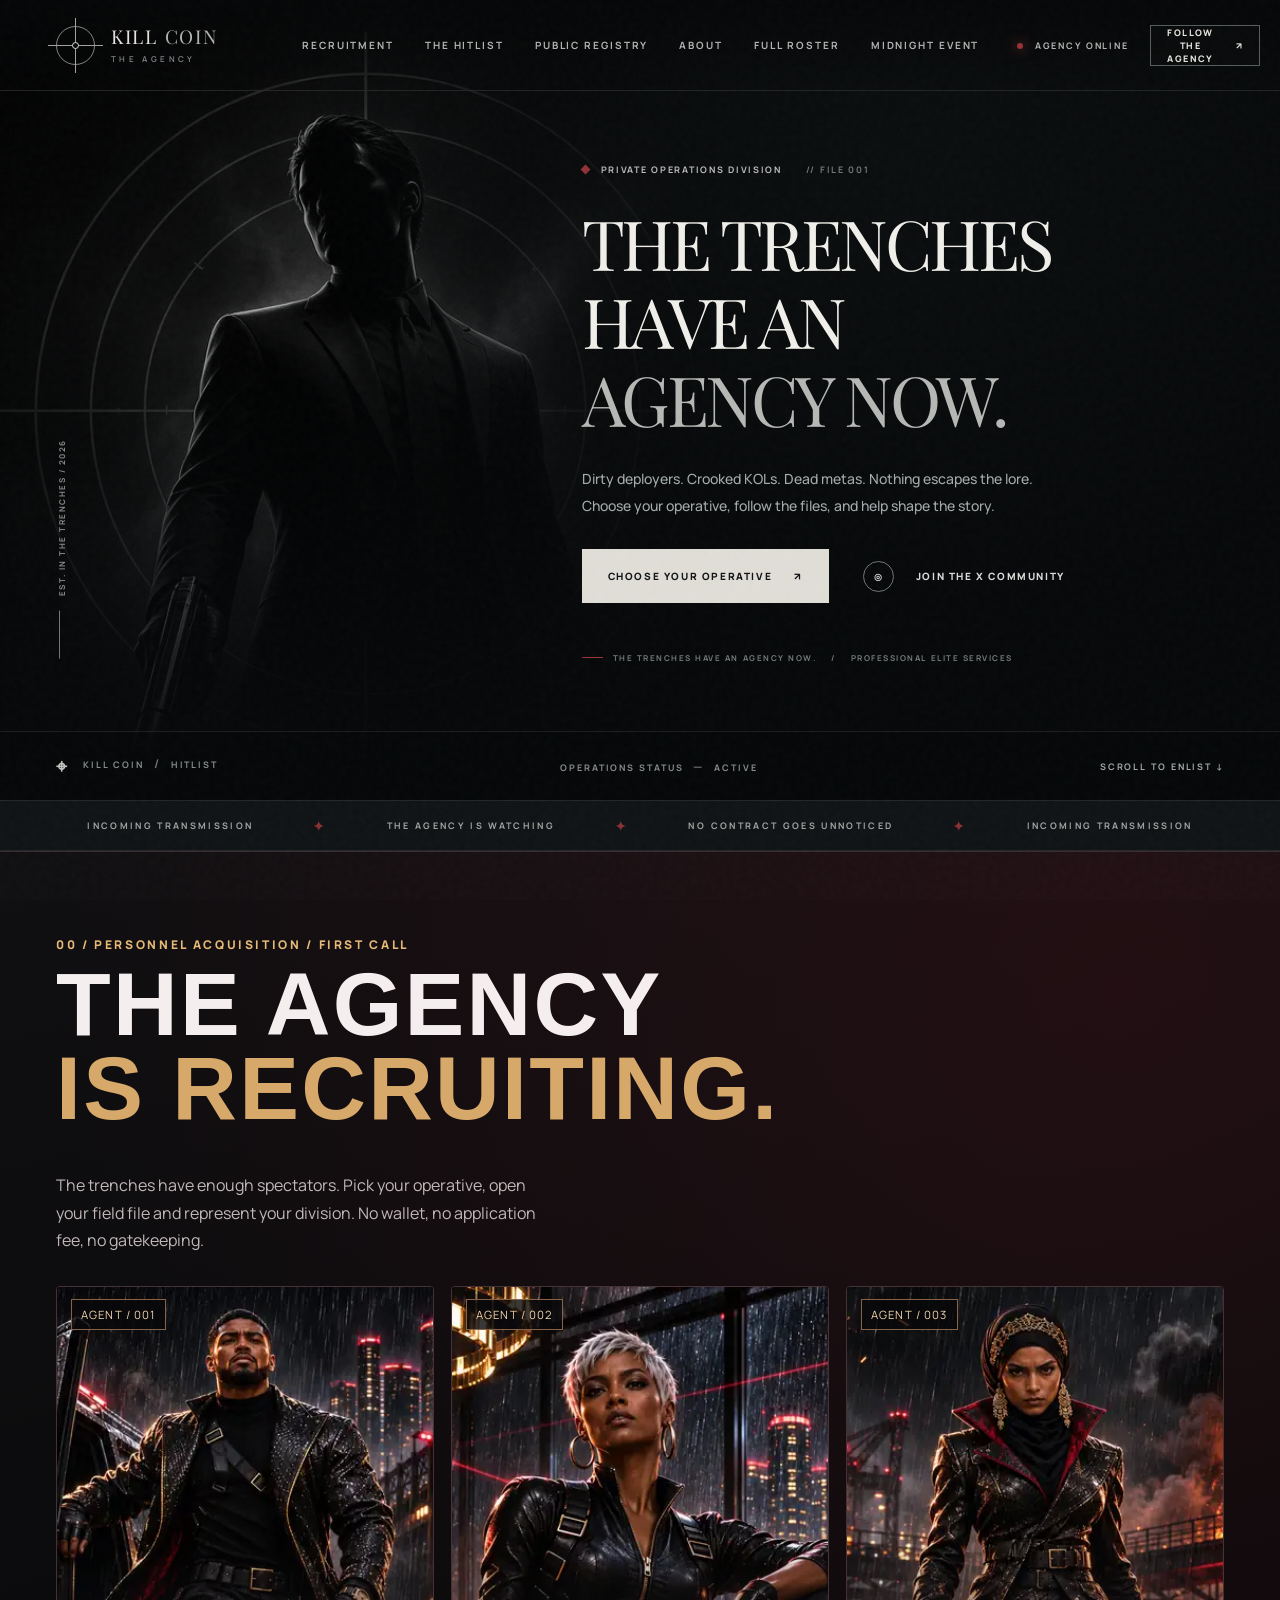
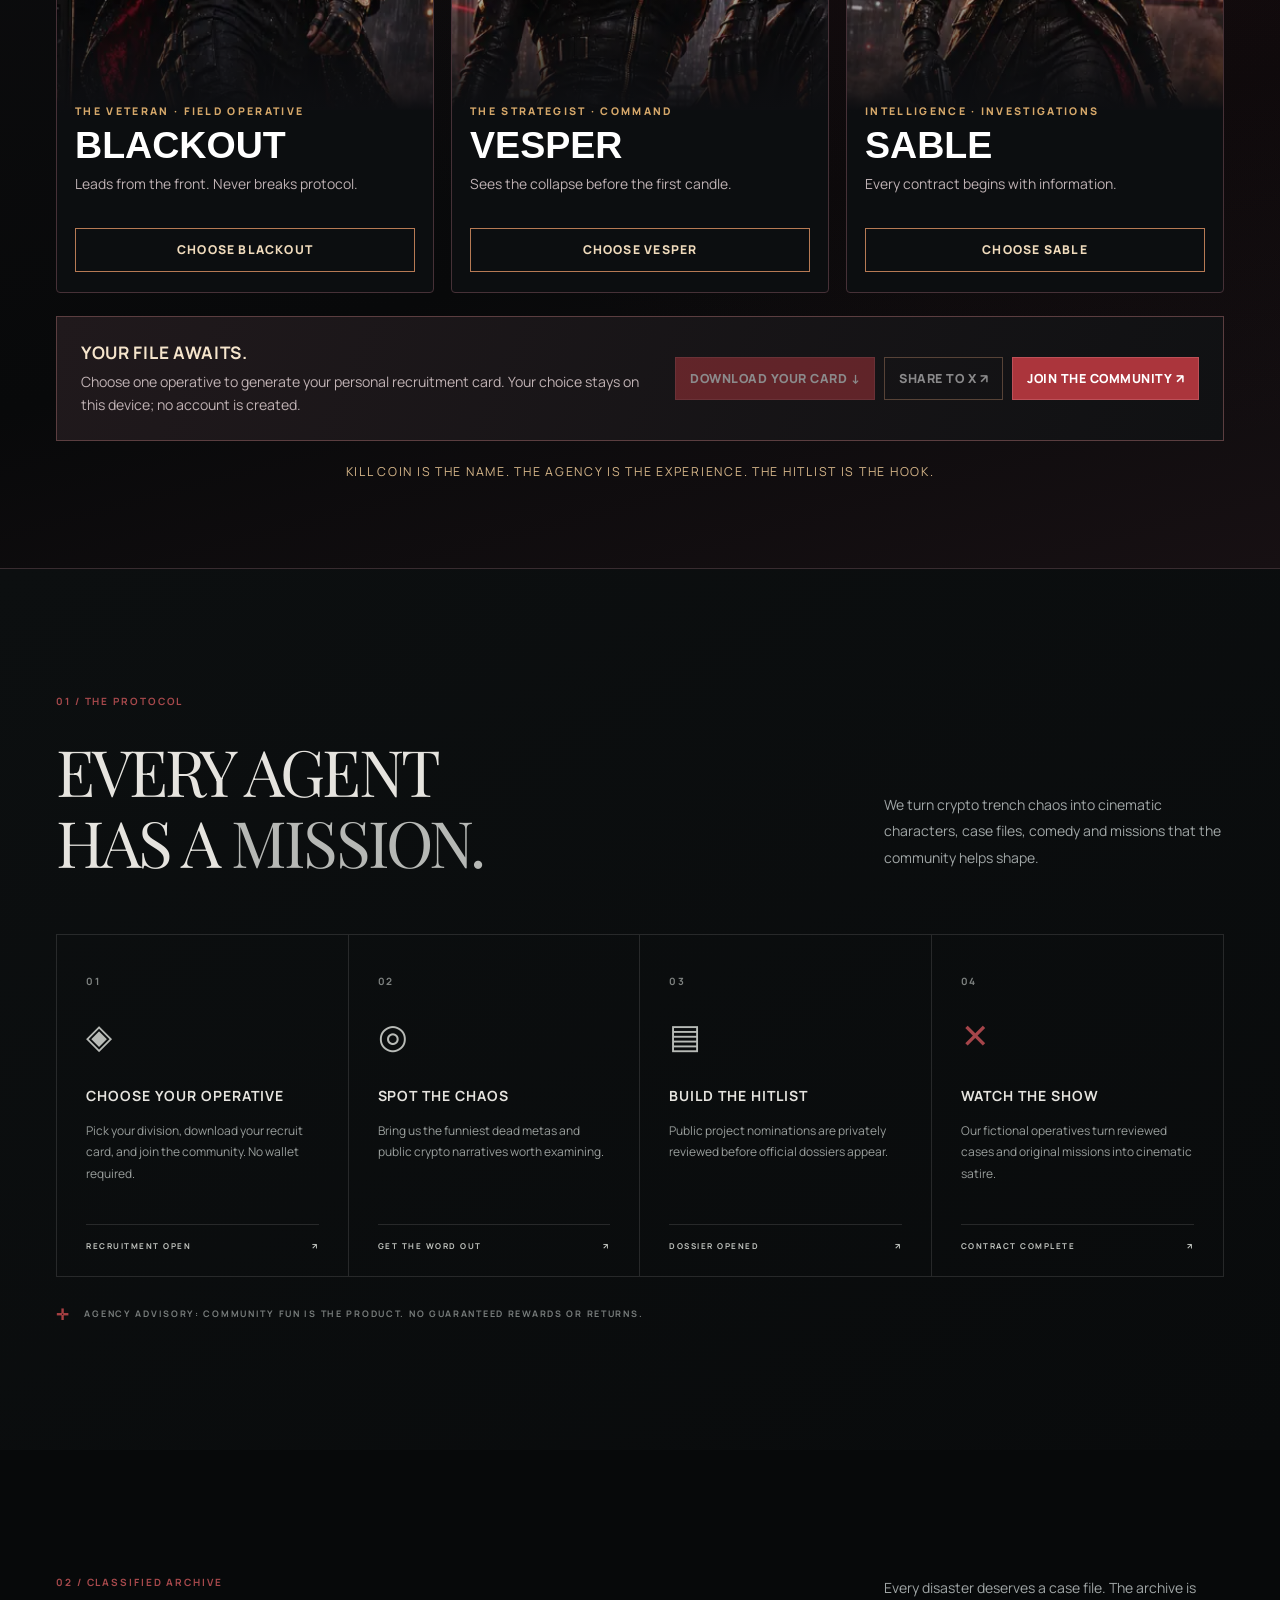
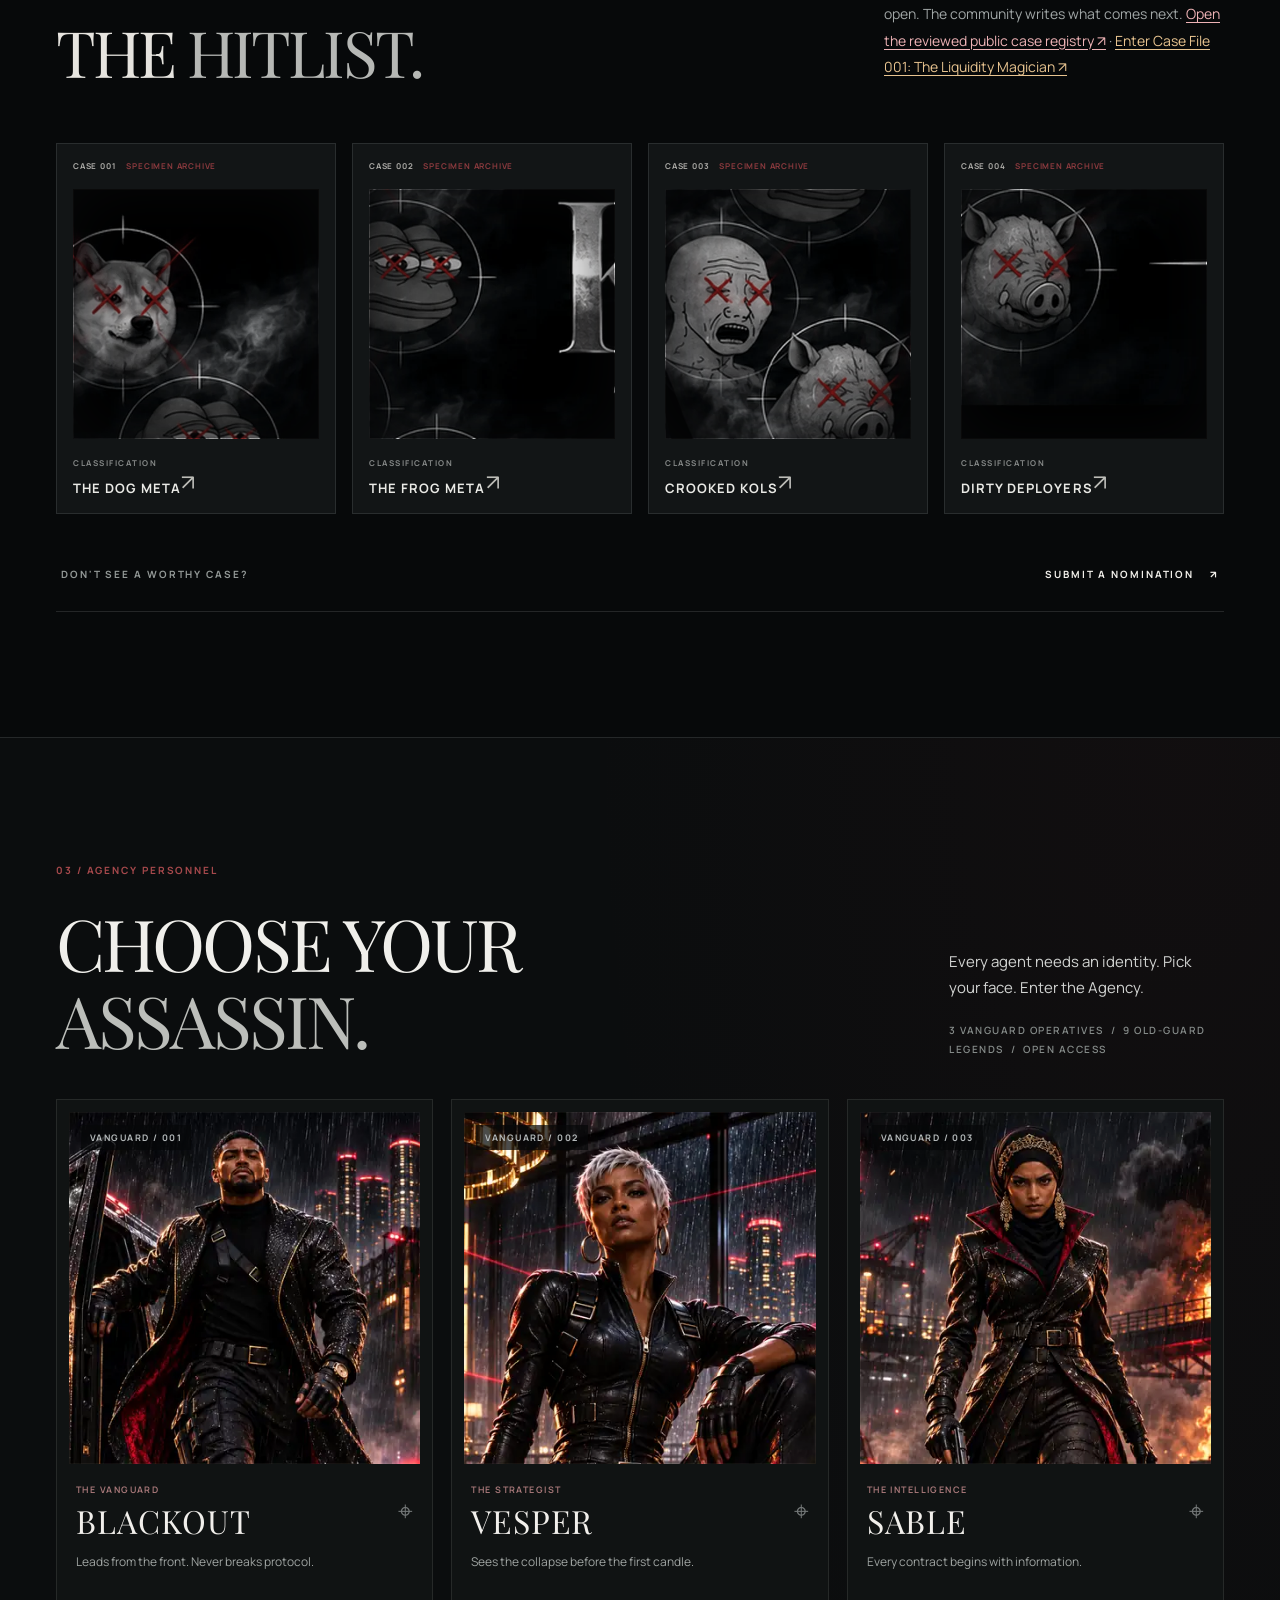
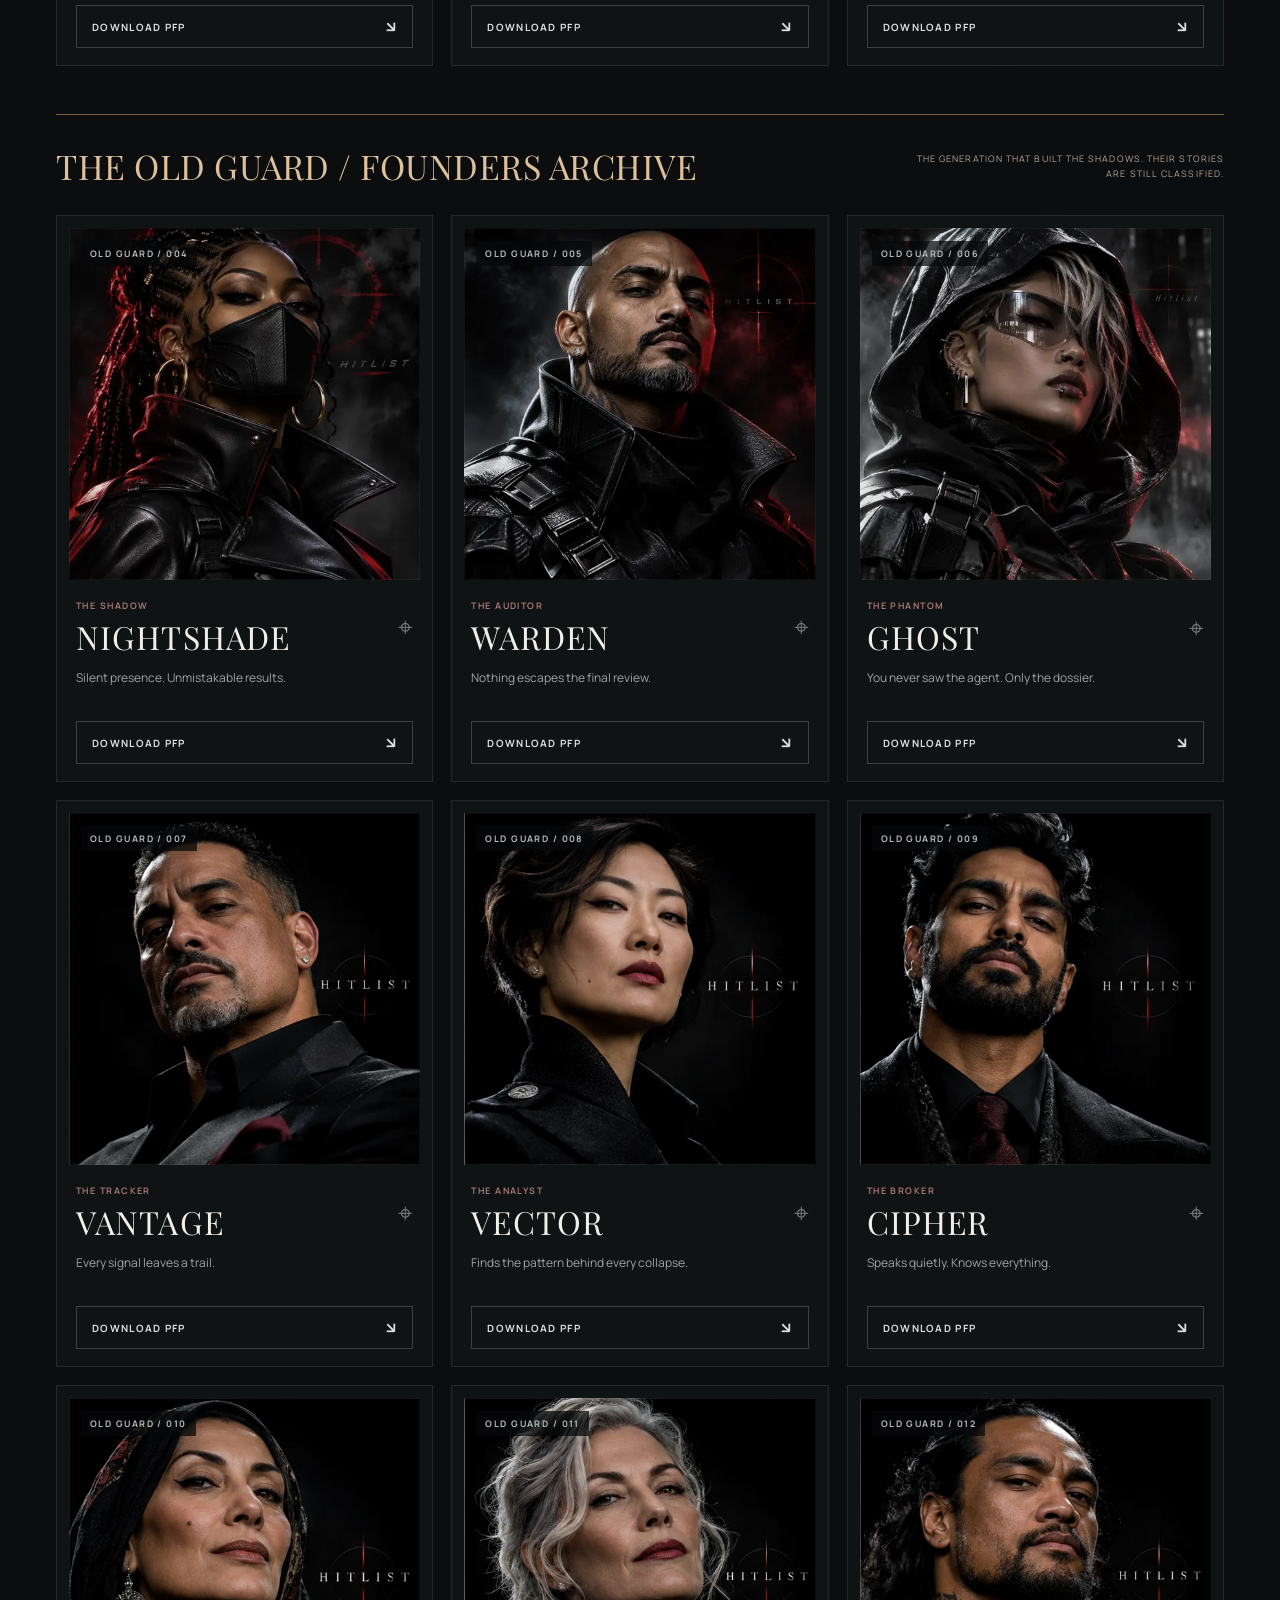
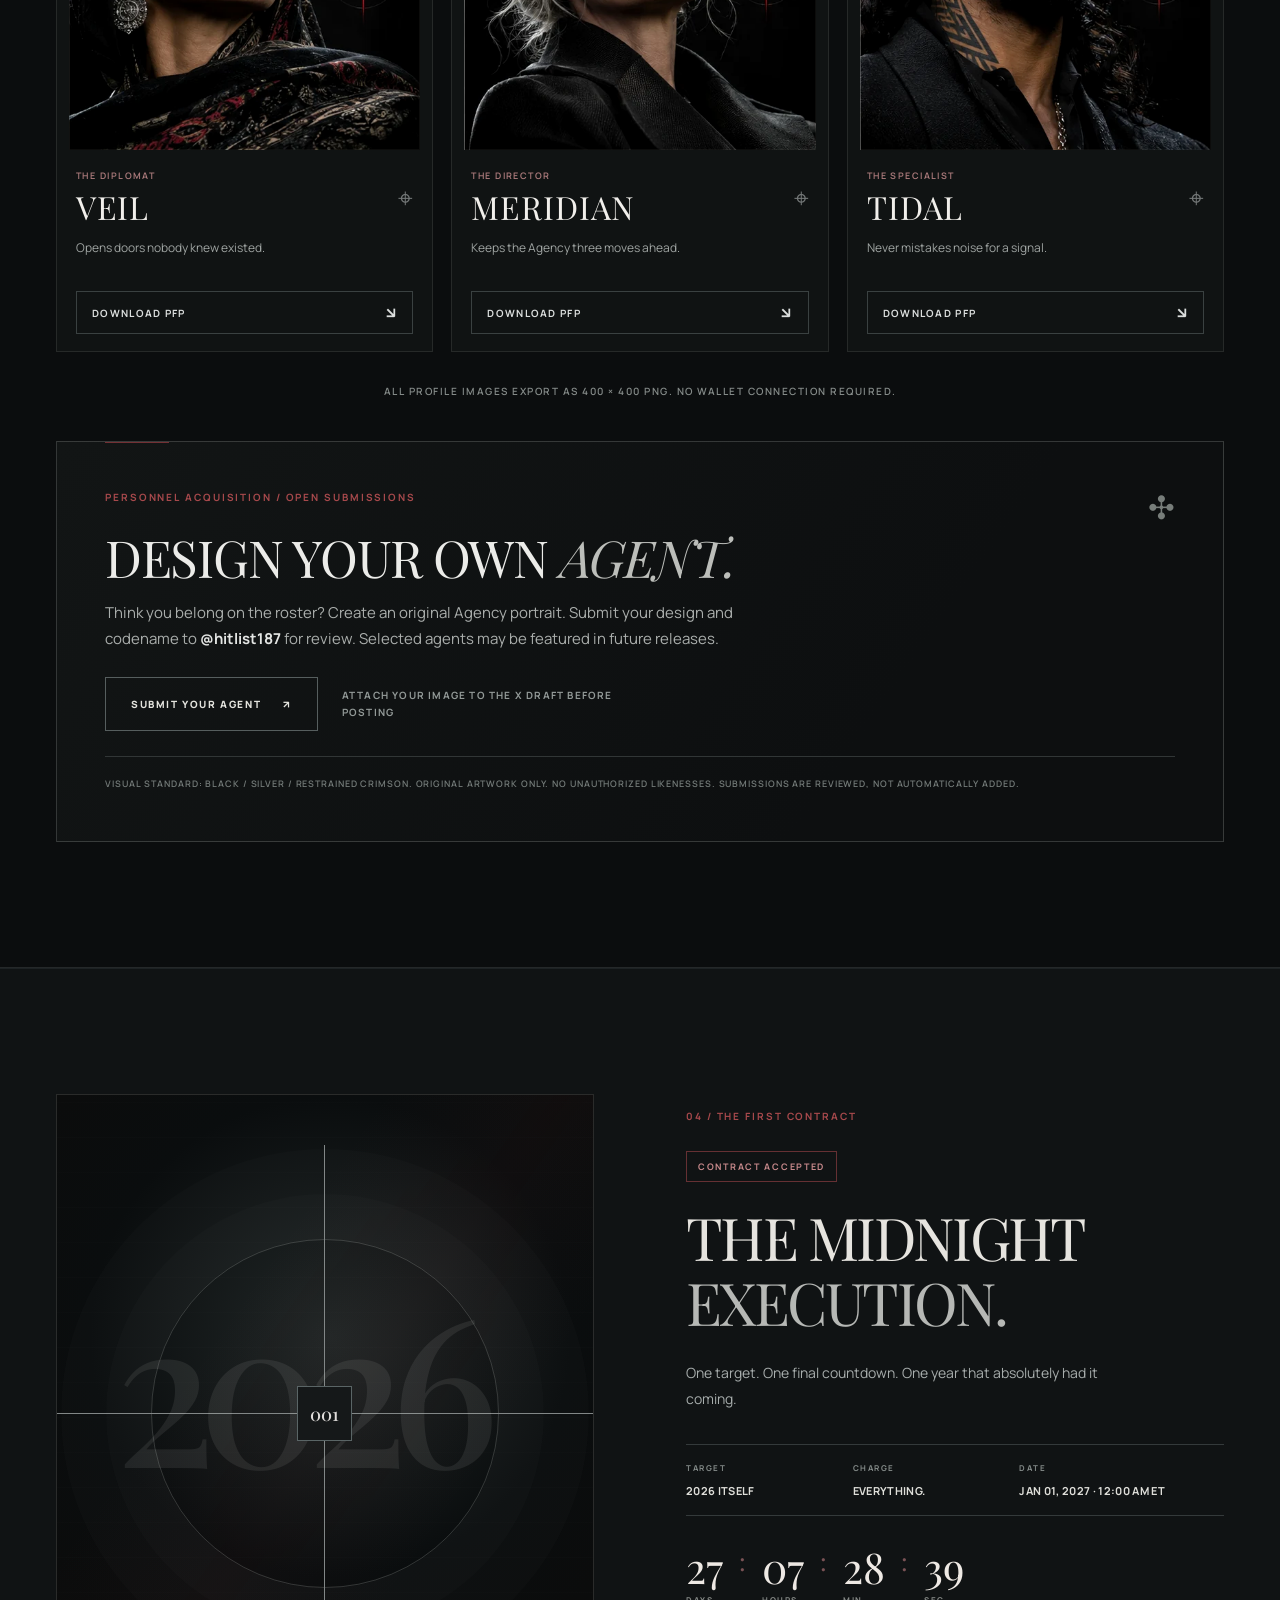
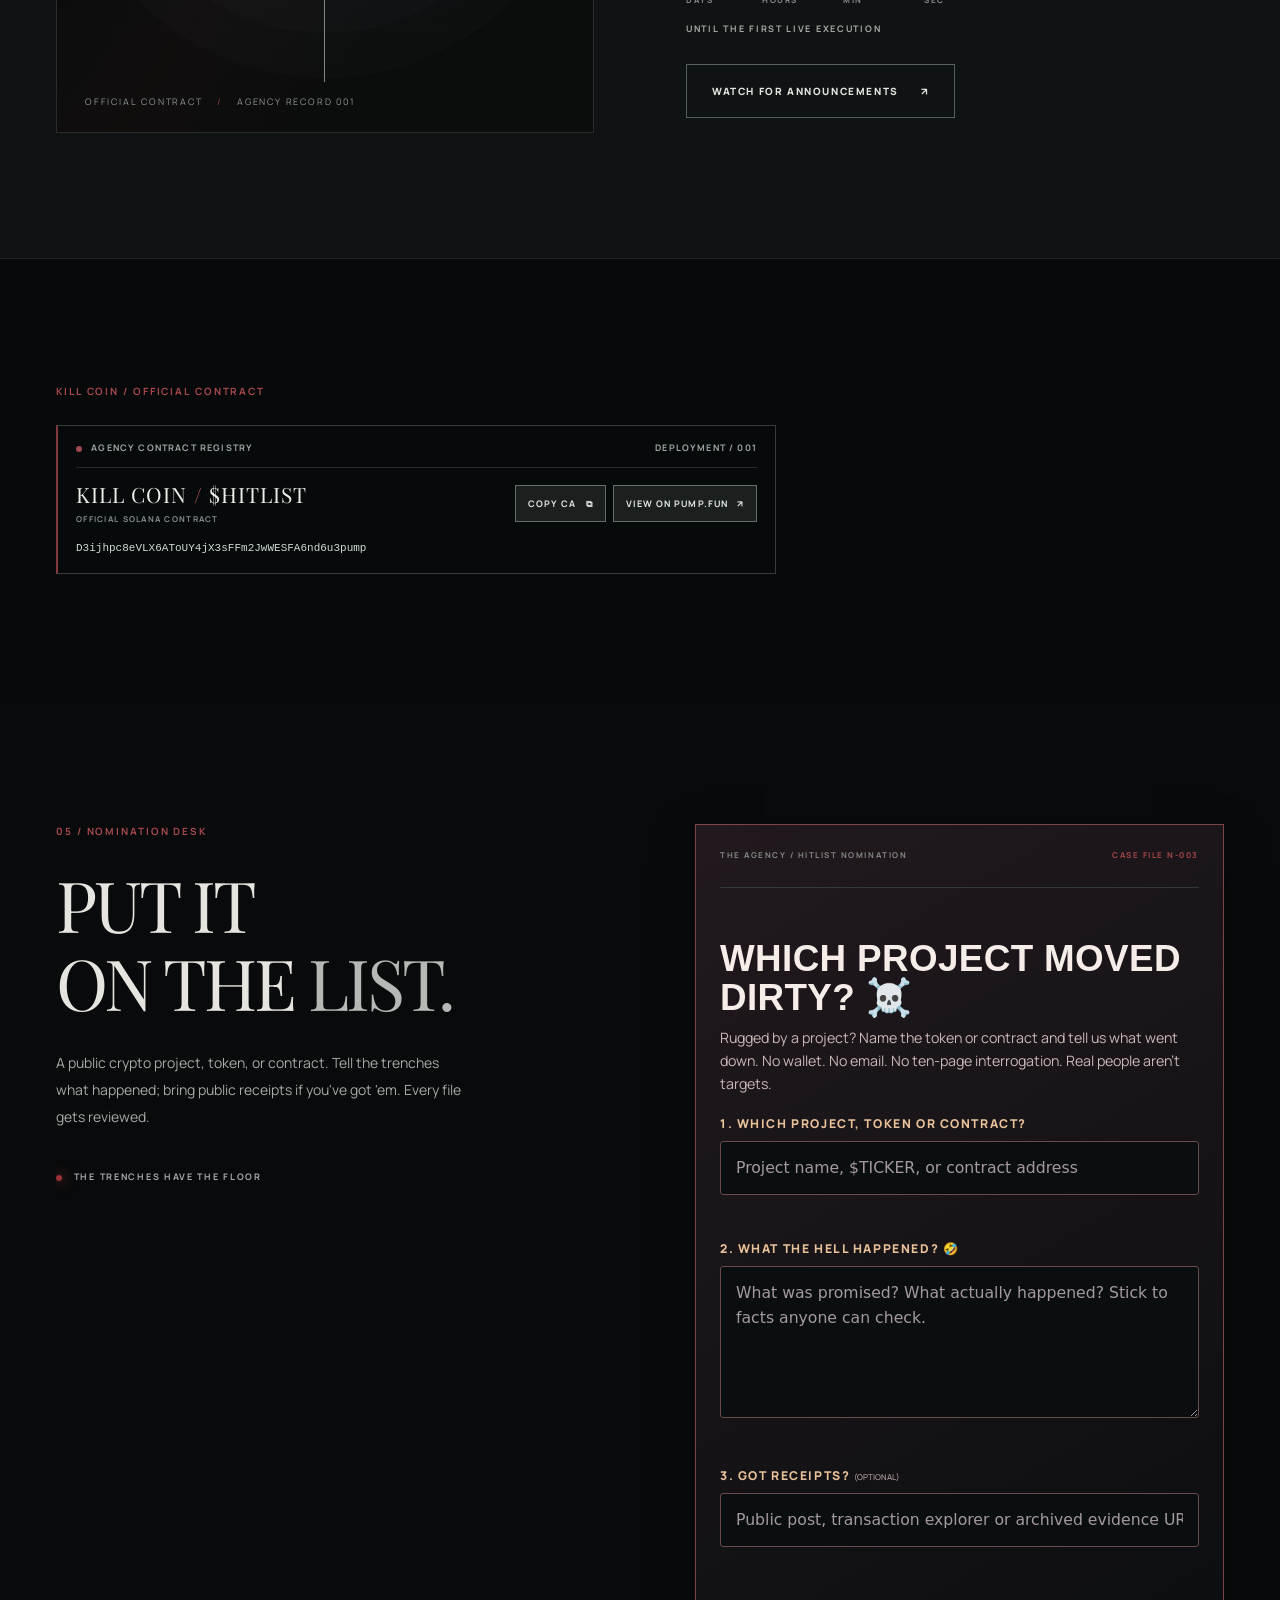
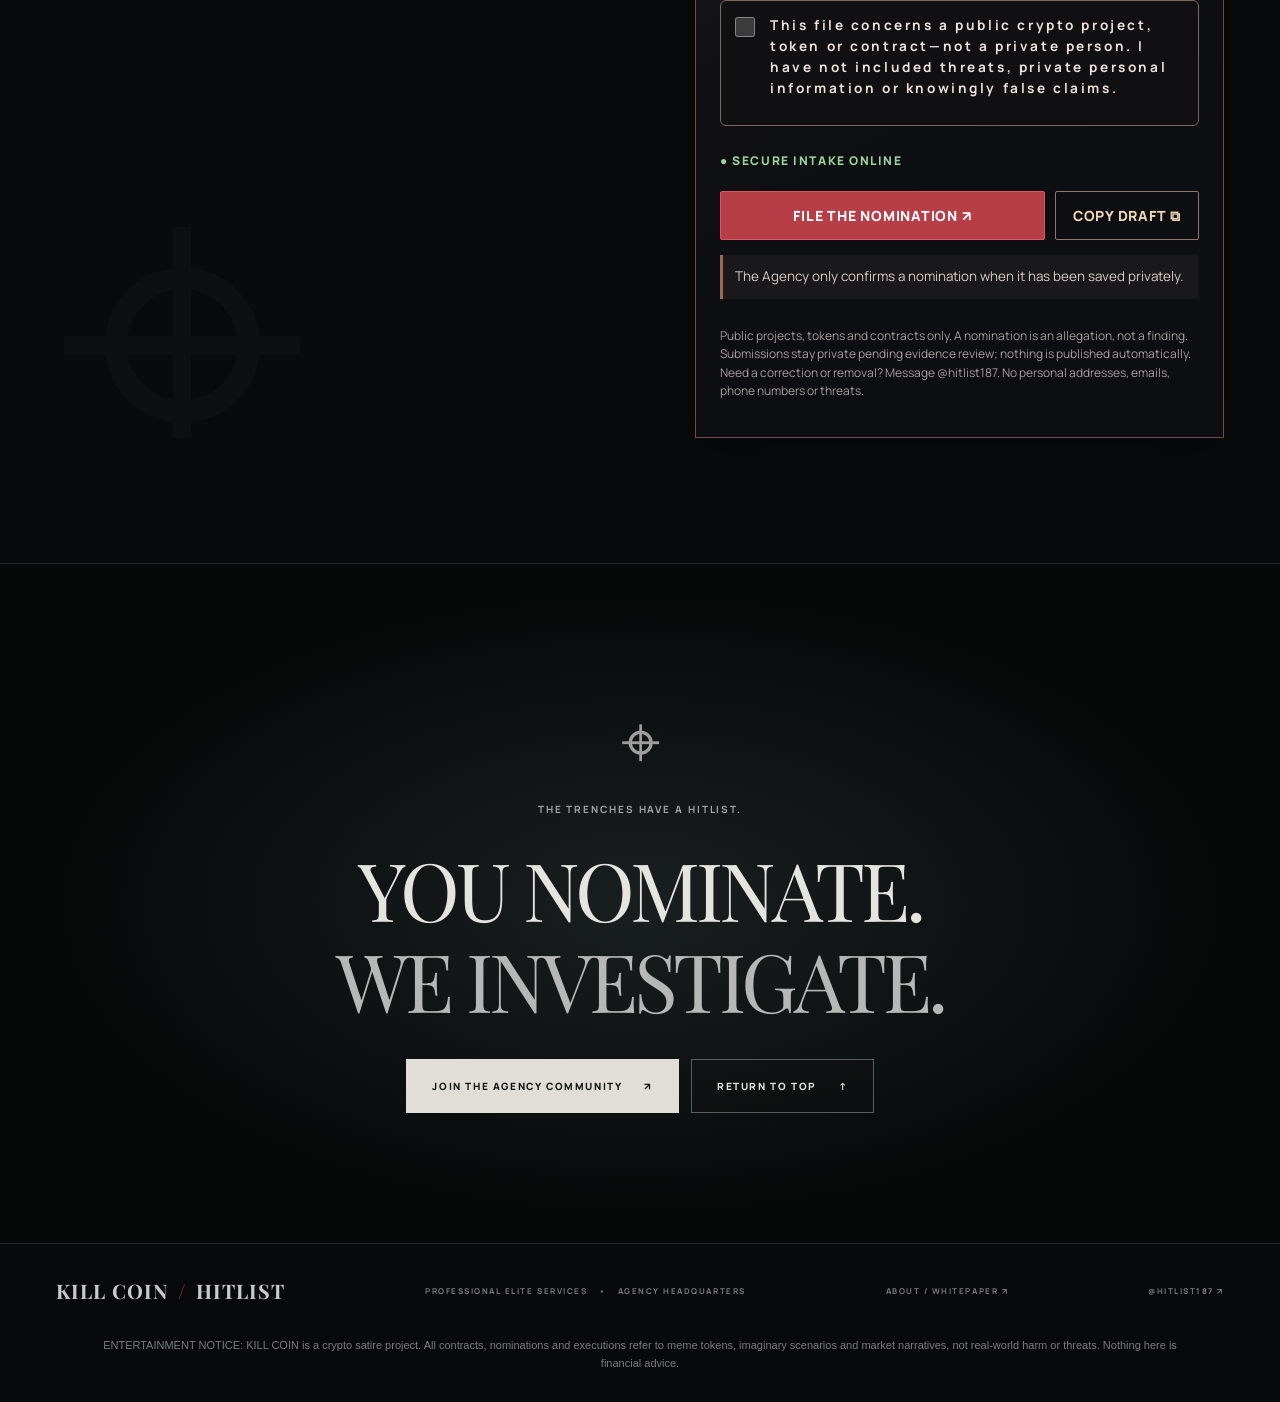
<file: index.html>
<!doctype html>
<html lang="en">
<head>
  <meta charset="utf-8">
  <meta name="viewport" content="width=device-width, initial-scale=1">
  <meta name="theme-color" content="#08090a">
  <meta name="description" content="KILL COIN / THE AGENCY. The trenches have an agency now. Choose an operative, follow the HitList, join original noir missions and help shape the story.">
  <meta property="og:type" content="website">
  <meta property="og:title" content="KILL COIN — The Trenches Have an Agency Now">
  <meta property="og:description" content="Dirty deployers. Crooked KOLs. Dead metas. Choose your operative and join THE AGENCY — the underground entertainment universe of the crypto trenches.">
  <meta property="og:image" content="https://egoshiftlabs.github.io/Killcoin/assets/killcoin-social-preview.webp">
  <meta property="og:image:type" content="image/webp">
  <meta name="twitter:image" content="https://egoshiftlabs.github.io/Killcoin/assets/killcoin-social-preview.webp">
  <title>KILL COIN — The Agency</title>
  <link rel="icon" type="image/webp" href="./assets/media/favicon.webp">
  <link rel="preconnect" href="https://fonts.googleapis.com">
  <link rel="preconnect" href="https://fonts.gstatic.com" crossorigin>
  <link href="https://fonts.googleapis.com/css2?family=DM+Sans:wght@400;500;600;700&family=Manrope:wght@400;500;600;700;800&family=Playfair+Display:wght@400;500;600&display=swap" rel="stylesheet">
  <style>
:root{color-scheme:dark;--bg:#07090a;--bg2:#0d0f11;--bg3:#121516;--ink:#e6e4df;--cream:#f0ebe4;--muted:#8e9192;--faint:#5b5f60;--silver:#bfc0bd;--red:#a72c2d;--hair:rgba(231,231,226,.13);--serif:'Playfair Display',Georgia,serif;--sans:'Manrope','DM Sans',Arial,sans-serif}
*{box-sizing:border-box}html{scroll-behavior:smooth}body{margin:0;background:var(--bg);color:var(--ink);font-family:var(--sans);font-size:14px;-webkit-font-smoothing:antialiased;overflow-x:hidden}a{text-decoration:none;color:inherit}button,input,textarea{font:inherit}button{cursor:pointer}img{display:block;max-width:100%}::selection{color:#fff;background:#873034}h1,h2,h3,p{margin-top:0}.skip{position:fixed;top:-80px;left:20px;background:white;color:black;padding:12px;z-index:100}.skip:focus{top:20px}.container{width:min(1380px,calc(100% - 112px));margin:0 auto}.site-grain{position:fixed;inset:0;pointer-events:none;opacity:.12;z-index:90;background-image:url("data:image/svg+xml,%3Csvg viewBox='0 0 180 180' xmlns='http://www.w3.org/2000/svg'%3E%3Cfilter id='n'%3E%3CfeTurbulence type='fractalNoise' baseFrequency='.8' numOctaves='3' stitchTiles='stitch'/%3E%3C/filter%3E%3Crect width='100%25' height='100%25' filter='url(%23n)' opacity='.24'/%3E%3C/svg%3E")}.site-header{position:absolute;z-index:25;width:100%;top:0;left:0;border-bottom:1px solid rgba(242,242,235,.12);background:linear-gradient(180deg,rgba(5,6,7,.85),rgba(5,6,7,.08))}.nav-wrap{height:90px;display:flex;align-items:center;gap:38px}.brand{display:flex;align-items:center;gap:16px;min-width:208px}.brand-mark{height:39px;width:39px;border:1px solid rgba(233,231,222,.65);border-radius:50%;display:grid;place-items:center;position:relative;opacity:.86}.brand-mark:before,.brand-mark:after{content:'';position:absolute;background:#bdbdb9}.brand-mark:before{height:1px;width:55px}.brand-mark:after{width:1px;height:55px}.brand-mark span{height:7px;width:7px;border:1px solid white;border-radius:50%;background:#090b0c;z-index:1}.brand-text{font-family:var(--serif);font-size:19px;letter-spacing:.09em;line-height:1.12;white-space:nowrap}.brand-text span{color:#b4b5b2}.brand-text small{display:block;font:600 8px var(--sans);letter-spacing:.42em;color:#818788;margin-top:6px}.nav-links{display:flex;align-items:center;gap:31px;margin-left:auto}.nav-links a,.nav-actions,.overline,.button,.live-status,.hero-side-tag,.hero-footnote,.hero-bottom,.section-eyebrow,.step-num,.step-bottom,.protocol-note,.dossier-top,.dossier-footer small,.archive-cta,.event-stamp,.event-fields small,.countdown span,.countdown-note,.form-header,.nomination-form label,.clearance-line,.form-disclaimer,.closing-inner>p,.footer-inner,.dialog-serial,.dialog-stamp{font-size:10px;font-weight:700;letter-spacing:.19em}.nav-links a{color:#b1b4b1;white-space:nowrap;transition:color .2s}.nav-links a:hover,.nav-links a:focus-visible{color:#fff}.nav-actions{display:flex;gap:22px;align-items:center}.live-status{font-size:9px;white-space:nowrap;color:#b4b7b4}.status-dot{display:inline-block;width:6px;height:6px;border-radius:50%;background:#9b3136;box-shadow:0 0 13px #b94044;margin-right:8px;vertical-align:middle}.button{display:inline-flex;gap:22px;align-items:center;justify-content:center;min-height:54px;padding:0 25px;font-size:10px;font-weight:800;letter-spacing:.16em;text-align:center;border:1px solid transparent;transition:background .25s,border-color .25s,transform .25s}.button:hover{transform:translateY(-2px)}.button:focus-visible,a:focus-visible,button:focus-visible,input:focus-visible,textarea:focus-visible{outline:2px solid #be5357;outline-offset:3px}.button-small{min-height:39px;padding:0 16px;font-size:9px}.button-outline{color:#e4e4de;border-color:#565e5e;background:rgba(19,21,22,.16)}.button-outline:hover{background:rgba(213,213,207,.12);border-color:#c1c2be}.button-primary{color:#111315;background:#e0ded7;border-color:#e0ded7}.button-primary:hover{background:#fff}.button-quiet{color:#dbdcd9;padding-left:0;padding-right:0}.play-circle{border:1px solid #707474;border-radius:50%;display:grid;place-items:center;width:31px;height:31px;font-size:9px;line-height:1}.menu-toggle{display:none;background:none;border:0;align-items:center;justify-content:center;flex-direction:column;gap:5px;width:43px;height:43px}.menu-toggle span{width:22px;height:1px;background:#fff}
.hero{position:relative;min-height:min(800px,100svh);height:790px;background:#060809;overflow:hidden}.hero-visual{position:absolute;left:0;top:0;bottom:0;width:57%;pointer-events:none}.hero-visual>img{position:absolute;height:100%;width:100%;object-fit:cover;object-position:center 34%;opacity:.86;filter:brightness(.86) grayscale(1)}.hero-visual-shade{position:absolute;inset:0;background:linear-gradient(90deg,rgba(6,8,9,.14),rgba(6,8,9,.05) 42%,#060809 100%),linear-gradient(180deg,rgba(6,8,9,.2),transparent 39%,#060809 95%)}.hero-radial{position:absolute;right:-25%;top:-50%;width:110%;height:140%;background:radial-gradient(ellipse,rgba(61,70,76,.09),transparent 57%);pointer-events:none}.hero-layout{position:relative;display:flex;height:100%;align-items:center;justify-content:flex-end}.hero-side-tag{position:absolute;bottom:130px;left:0;color:#898d8d;writing-mode:vertical-rl;transform:rotate(180deg);font-size:8px}.hero-side-tag .line{display:inline-block;height:48px;border-left:1px solid #717576;margin:11px 0;vertical-align:middle}.hero-content{width:58%;padding-left:3%;padding-top:26px}.overline{color:#bcbebb;display:flex;align-items:center;gap:12px;font-size:9px;margin-bottom:27px}.overline-num{color:#727779;margin-left:12px}.diamond{height:7px;width:7px;background:#933137;transform:rotate(45deg)}h1,h2{font-family:var(--serif);font-weight:400}h1{font-size:clamp(58px,5.4vw,94px);letter-spacing:-.05em;line-height:1.13;margin-bottom:29px;text-wrap:balance;color:#f0efea}h1 em,h2 em{font-style:normal;color:#b6b8b5}h1 em{display:inline-block}.hero-copy{max-width:485px;color:#a4aaab;line-height:1.9;font-size:14px;font-weight:500;margin-bottom:30px}.hero-buttons{display:flex;align-items:center;gap:33px}.hero-footnote{display:flex;align-items:center;gap:10px;margin-top:49px;color:#747a7a;font-size:8px;white-space:nowrap}.red-tick{width:21px;height:1px;background:#9a363b}.hero-footnote-sep{padding:0 5px}.hero-bottom{position:absolute;bottom:0;left:0;right:0;border-top:1px solid rgba(227,227,222,.1);background:rgba(6,7,8,.45)}.hero-bottom-inner{height:68px;display:flex;align-items:center;justify-content:space-between;color:#888d8b;font-size:9px}.hero-bottom strong{font-size:12px;color:#6c6f71;padding:0 6px}.hero-bottom a{color:#a3a9a7}.crosshair-glyph{color:#c3c6c1;font-size:19px;vertical-align:middle;margin-right:10px}.dispatch-bar{border-top:1px solid #222729;border-bottom:1px solid #222729;background:#101315;overflow:hidden}.dispatch-inner{height:49px;display:flex;align-items:center;justify-content:center;gap:60px;color:#a0a5a3;font-size:9px;font-weight:700;letter-spacing:.26em;white-space:nowrap}.dispatch-star{color:#893033;font-size:13px}
.section{padding:125px 0}.section-protocol{background:linear-gradient(150deg,#0c0f10 0%,#090b0c 100%)}.section-top{display:flex;align-items:end;justify-content:space-between;gap:60px;margin-bottom:56px}.section-eyebrow{color:#a7494c;margin-bottom:27px;font-size:10px}.section h2{font-size:clamp(49px,5vw,79px);line-height:1.11;letter-spacing:-.046em;margin:0}.section-intro{font-size:14px;line-height:1.9;color:#a0a6a6;max-width:340px;margin:0 0 6px}.steps{border:1px solid var(--hair);display:grid;grid-template-columns:repeat(4,minmax(0,1fr))}.step{padding:35px 29px 28px;min-height:315px;position:relative;border-right:1px solid var(--hair);transition:background .2s}.step:last-child{border:0}.step:hover{background:#131719}.step-num{color:#7e8280;font-size:10px}.step-icon{display:block;margin-top:27px;margin-bottom:30px;font-size:34px;font-family:serif;color:#b8bbb7}.step:nth-child(4) .step-icon{color:#a5454a}.step h3{font-size:14px;letter-spacing:.07em;margin-bottom:15px}.step p{font-size:12px;line-height:1.8;color:#999e9c;margin-bottom:42px;min-height:86px}.step-bottom{font-size:8px;color:#c1c4bf;display:flex;justify-content:space-between;border-top:1px solid var(--hair);padding-top:15px;position:absolute;bottom:25px;left:29px;right:29px}.protocol-note{font-size:9px;color:#777c7b;margin:27px 0 0}.tiny-cross{font-size:15px;color:#a63f42;vertical-align:middle;margin-right:10px}.section-dossiers{background:#07090a}.dossier-grid{display:grid;grid-template-columns:repeat(4,minmax(0,1fr));gap:16px}.dossier-card{display:flex;flex-direction:column;min-width:0;padding:16px;background:#121516;border:1px solid #292d2e;color:#e9e9e5;text-align:left;transition:transform .25s,border-color .25s,background .25s}.dossier-card:hover{transform:translateY(-6px);border-color:#6a6d6b;background:#161a1b}.dossier-top{display:flex;justify-content:space-between;gap:10px;font-size:8px;letter-spacing:.1em;color:#adaca8}.dossier-top span{color:#8b3a3e}.dossier-art{height:250px;margin:18px 0;background:radial-gradient(circle at center,#2f3333,#0b0c0d 70%);overflow:hidden;position:relative}.dossier-art:after{content:'';position:absolute;inset:0;border:1px solid rgba(255,255,255,.04);box-shadow:inset 0 0 65px #070809}.dossier-art img{width:100%;height:100%;object-fit:cover;filter:grayscale(.5) brightness(.95);transition:filter .3s,transform .4s}.dossier-card:hover .dossier-art img{filter:grayscale(.1) brightness(1.15);transform:scale(1.04)}.dossier-footer{display:flex;justify-content:space-between;align-items:end}.dossier-footer small{font-size:8px;color:#868988;display:block;margin-bottom:10px}.dossier-footer strong{font-size:13px;letter-spacing:.08em}.dossier-open{font-size:22px;color:#bdbdb8}.archive-cta{display:flex;gap:30px;justify-content:space-between;align-items:center;border-bottom:1px solid var(--hair);padding:30px 5px;margin-top:23px;font-size:10px;color:#939997}.archive-cta a{color:#f2f0eb}.archive-cta a span{margin-left:12px}
.section-event{background:#101314;border-top:1px solid #1d2224;border-bottom:1px solid #1d2224}.event-layout{display:grid;grid-template-columns:1fr 1fr;align-items:stretch;gap:92px}.event-art{position:relative;min-height:555px;border:1px solid rgba(217,220,215,.15);background:radial-gradient(circle at 51% 38%,#212727,#0a0d0e 50%,#0b0c0c 75%);overflow:hidden;display:flex;justify-content:center;align-items:center}.event-art:before{content:'';position:absolute;inset:0;background:linear-gradient(125deg,transparent 33%,rgba(140,47,51,.045),transparent 70%),repeating-linear-gradient(0deg,transparent 0px,transparent 34px,rgba(240,240,240,.015) 35px)}.event-orbit{width:min(65%,365px);aspect-ratio:1;border:1px solid rgba(194,199,197,.22);border-radius:50%;display:grid;place-items:center;position:relative;box-shadow:0 0 0 45px rgba(163,163,163,.017),0 0 0 90px rgba(159,161,160,.016)}.event-orbit:before,.event-orbit:after{content:'';position:absolute;background:#828787}.event-orbit:before{width:155%;height:1px}.event-orbit:after{width:1px;height:155%}.event-orbit span{display:grid;place-items:center;z-index:1;width:55px;height:55px;border:1px solid #5a6566;background:#151819;color:#e0dddb;font:500 18px var(--serif)}.event-watermark{font:500 clamp(110px,16vw,270px) var(--serif);letter-spacing:-.085em;position:absolute;color:#e3e3df;opacity:.085;top:45%;left:45%;transform:translate(-50%,-50%);pointer-events:none}.event-caption{position:absolute;left:28px;bottom:24px;font-size:9px;letter-spacing:.2em;color:#8d9795}.event-caption span{color:#a04145;margin:0 11px}.event-content{display:flex;flex-direction:column;justify-content:center;padding:15px 0}.event-content .section-eyebrow{margin:0 0 28px}.event-stamp{color:#c88a8c;border:1px solid #653033;padding:8px 11px;width:max-content;margin-bottom:22px;font-size:9px}.event-content h2{font-size:clamp(46px,4.6vw,75px);margin-bottom:26px}.event-content>p:not(.section-eyebrow):not(.countdown-note){color:#a7adac;max-width:460px;font-size:14px;line-height:1.85}.event-fields{margin-top:18px;border-top:1px solid #343a3b;border-bottom:1px solid #343a3b;display:grid;grid-template-columns:1fr 1fr 1.35fr;padding:17px 0;gap:15px}.event-fields small{display:block;color:#858c8a;font-size:8px;margin-bottom:10px}.event-fields strong{display:block;color:#dfdfda;font-size:11px;letter-spacing:.03em}.countdown{display:flex;gap:16px;align-items:start;margin-top:28px}.countdown div{display:flex;flex-direction:column;gap:4px}.countdown strong{font:400 clamp(34px,3.3vw,55px) var(--serif);font-variant-numeric:tabular-nums;color:#eee9e4;line-height:1.1}.countdown span{color:#898d8a;font-size:8px}.countdown b{font:400 25px var(--serif);color:#795255}.countdown-note{color:#a9a9a3;margin:17px 0 29px;font-size:9px}.event-content .button{width:max-content}
.section-nominate{background:#080a0b}.nomination-layout{display:grid;grid-template-columns:1fr 1fr;gap:110px}.nomination-copy{position:relative;overflow:hidden}.nomination-copy h2{font-size:clamp(54px,5.5vw,90px);margin-bottom:27px}.nomination-copy>p:not(.section-eyebrow){font-size:14px;line-height:1.95;color:#a7a9a6;max-width:405px}.clearance-line{margin-top:40px;color:#a7abaa;font-size:9px}.nomination-watermark{font-size:450px;font-family:Georgia,serif;opacity:.023;position:absolute;bottom:-170px;left:0;pointer-events:none}.nomination-form{border:1px solid #333838;background:linear-gradient(165deg,#15191a,#0d1011);padding:34px;display:flex;flex-direction:column}.form-header{display:flex;justify-content:space-between;color:#858987;border-bottom:1px solid #333839;padding-bottom:27px;margin-bottom:32px;gap:12px;font-size:8px}.form-header span:last-child{color:#a6494c}.nomination-form label{color:#b5b9b7;font-size:9px;margin-bottom:12px}.nomination-form label span{font-size:8px;color:#747978}.nomination-form input,.nomination-form textarea{background:#0d1011;border:1px solid #383c3d;color:#f0f0ec;padding:17px 16px;font-size:12px;font-weight:500;outline:none;width:100%;resize:vertical;margin-bottom:25px;border-radius:0}.nomination-form input:focus,.nomination-form textarea:focus{border-color:#868a8a}.nomination-form input::placeholder,.nomination-form textarea::placeholder{color:#626969}.codename-row{display:flex;gap:0}.codename-row input{flex:1;min-width:0;border-right:0}.codename-row button{background:#232728;border:1px solid #383c3d;color:#e1e0db;font-size:9px;letter-spacing:.09em;font-weight:800;padding:0 16px;height:52px;white-space:nowrap}.submit-button{width:100%;justify-content:space-between;margin-top:5px}.form-disclaimer{color:#7f8583;font-size:10px;line-height:1.8;margin:20px 0 0;letter-spacing:normal;font-weight:500}.closing{padding:130px 0;background:radial-gradient(ellipse at center,#191e1f,#070909 65%);border-top:1px solid #252829;text-align:center}.closing-inner{display:flex;flex-direction:column;align-items:center}.closing-symbol{font:70px Georgia,serif;color:#9e9f9c;line-height:1.4;margin-bottom:10px}.closing-inner>p{color:#a3a8a6;font-size:10px;margin-bottom:27px}.closing h2{font-size:clamp(58px,6.3vw,102px);line-height:1.13;margin:0 0 34px;letter-spacing:-.05em}.closing-actions{display:flex;gap:12px}.site-footer{background:#08090a;border-top:1px solid #25292a}.footer-inner{min-height:92px;display:flex;align-items:center;justify-content:space-between;gap:20px;color:#787e7b;font-size:8px}.footer-brand{font-family:var(--serif);font-size:20px;color:#c9cbca;letter-spacing:.05em}.footer-brand span{color:#9b343a;padding:0 4px}.footer-divider{padding:0 8px}
.dossier-dialog{background:#111517;color:#e9e8e3;border:1px solid #565d5a;padding:0;width:min(460px,calc(100% - 32px));max-height:calc(100% - 32px)}.dossier-dialog::backdrop{background:rgba(0,0,0,.84);backdrop-filter:blur(5px)}.dialog-content{padding:30px}.dialog-close{position:absolute;right:18px;top:16px;background:none;border:1px solid #535858;color:#fff;width:35px;height:35px}.dialog-art{max-height:180px;overflow:hidden;margin-bottom:17px}.dialog-art img{height:180px;width:100%;object-fit:cover;filter:grayscale(.35)}.dialog-serial{color:#a64045;margin-bottom:10px}.dialog-content h2{font:400 38px var(--serif);margin:0 0 20px}.dialog-content>p:not(.section-eyebrow):not(.dialog-serial){color:#aeb3b1;line-height:1.8}.dialog-stamp{font-size:9px;color:#b96b6b;margin:22px 0;border-top:1px solid #444;padding-top:16px}.dialog-content .button{width:100%}.reveal{opacity:0;transform:translateY(18px);transition:opacity .8s ease,transform .8s ease}.reveal.visible{opacity:1;transform:none}
@media(max-width:1250px){.container{width:min(1180px,calc(100% - 70px))}.nav-links{gap:16px}.nav-wrap{gap:20px}.nav-actions .live-status{display:none}.brand{min-width:182px}.event-layout{gap:55px}.nomination-layout{gap:60px}.dossier-art{height:210px}}
@media(max-width:990px){.nav-links{display:none;position:absolute;top:90px;left:0;right:0;padding:25px 35px;background:#101313;border-bottom:1px solid #444;flex-direction:column;align-items:start;z-index:99}.nav-links.open{display:flex}.menu-toggle{display:flex;margin-left:0}.nav-actions{margin-left:auto}.hero{height:700px;min-height:700px}.hero-content{width:64%;padding-left:0}.hero-visual{width:68%}.hero-visual>img{object-position:center}.steps,.dossier-grid{grid-template-columns:repeat(2,minmax(0,1fr))}.step:nth-child(2){border-right:0}.step:nth-child(-n+2){border-bottom:1px solid var(--hair)}.event-layout,.nomination-layout{gap:35px}.event-art{min-height:460px}.event-fields{grid-template-columns:1fr 1fr}.event-fields div:last-child{grid-column:1/-1}.event-content h2{font-size:50px}}
@media(max-width:700px){.container{width:calc(100% - 42px)}.nav-wrap{height:75px}.site-header{background:linear-gradient(180deg,rgba(6,7,8,.93),rgba(6,7,8,.4))}.brand-mark{height:31px;width:31px}.brand-mark:before{width:43px}.brand-mark:after{height:43px}.brand-text{font-size:16px}.brand-text small{font-size:6px}.nav-actions .button{display:none}.nav-links{top:75px;padding:23px}.hero{height:760px;min-height:760px}.hero-visual{width:100%;height:570px;bottom:auto;opacity:.83}.hero-visual>img{object-position:center top}.hero-visual-shade{background:linear-gradient(180deg,rgba(6,8,9,.24),rgba(6,8,9,.22) 40%,#060809 98%),linear-gradient(90deg,rgba(6,8,9,.1),rgba(6,8,9,.05))}.hero-layout{align-items:end;padding-bottom:124px;justify-content:start}.hero-content{width:100%;padding:0}.hero-side-tag{display:none}.overline{font-size:8px;margin-bottom:18px}.overline-num{display:none}h1{font-size:clamp(43px,10vw,68px);line-height:1.13;margin-bottom:16px}.hero-copy{font-size:12px;max-width:335px;margin-bottom:22px}.hero-buttons{gap:16px;flex-wrap:wrap}.hero-buttons .button{font-size:9px;min-height:47px}.hero-footnote{font-size:7px;letter-spacing:.08em;margin-top:28px;flex-wrap:wrap}.hero-bottom-inner{height:54px;font-size:7px}.hero-bottom-inner>span:nth-child(2){display:none}.dispatch-inner{gap:25px;justify-content:flex-start;min-width:max-content;animation:dispatch 20s linear infinite}@keyframes dispatch{to{transform:translateX(-30%)}}.section{padding:78px 0}.section-top{display:block;margin-bottom:35px}.section h2{font-size:clamp(42px,10vw,58px)}.section-intro{margin-top:23px;max-width:100%;font-size:12px}.steps,.dossier-grid{grid-template-columns:1fr 1fr;gap:0}.step{min-height:304px;padding:20px 18px;border-bottom:1px solid var(--hair)}.step:nth-child(even){border-right:0}.step:nth-child(n+3){border-bottom:0}.step-icon{margin-top:22px;margin-bottom:20px;font-size:28px}.step h3{font-size:11px}.step p{font-size:10px;line-height:1.7}.step-bottom{font-size:7px;left:18px;right:18px;bottom:18px}.dossier-grid{gap:8px}.dossier-card{padding:9px}.dossier-top{font-size:6px}.dossier-top span{display:none}.dossier-art{height:165px;margin:10px 0}.dossier-footer small{font-size:7px}.dossier-footer strong{font-size:10px}.dossier-open{font-size:18px}.archive-cta{font-size:8px}.event-layout,.nomination-layout{display:block}.event-art{min-height:315px;margin-bottom:48px}.event-content h2{font-size:44px}.countdown strong{font-size:34px}.countdown{gap:10px}.event-fields{grid-template-columns:1fr 1fr}.nomination-copy{margin-bottom:45px}.nomination-copy h2{font-size:59px}.nomination-form{padding:22px}.closing{padding:85px 0}.closing h2{font-size:clamp(45px,10vw,65px)}.closing-actions{flex-direction:column;width:100%}.closing-actions .button{width:100%}.footer-inner{flex-direction:column;text-align:center;justify-content:center;padding:30px 0;gap:19px}.footer-inner>div{font-size:7px;line-height:1.8}.section-eyebrow{font-size:9px}}
@media(max-width:390px){.hero-buttons{gap:6px}.hero-buttons .button{padding-left:12px;padding-right:12px}.dossier-art{height:130px}.dossier-footer strong{font-size:9px}.event-content h2{font-size:40px}.countdown strong{font-size:27px}.countdown{gap:7px}}
@media(prefers-reduced-motion:reduce){html{scroll-behavior:auto}*,*:before,*:after{animation:none!important;transition:none!important}.reveal{opacity:1;transform:none}}


/* Agent roster — premium editorial noir, not a gaming marketplace */
.section-roster{background:radial-gradient(ellipse 58% 45% at 92% 0%,rgba(126,37,42,.055),transparent 80%),#0b0d0e;border-block:1px solid #252829}
.roster-head{display:flex;align-items:end;justify-content:space-between;gap:36px;margin-bottom:42px}
.roster-head h2{font:400 clamp(42px,5.6vw,82px)/1.07 var(--serif);letter-spacing:-.04em;margin:18px 0 0;color:#f0efeb}.roster-head h2 em{font-weight:400;color:#bcbeba}
.roster-intro{max-width:275px}.roster-intro p{font:400 15px/1.75 var(--sans);color:#d1d3d1;margin:0 0 18px}.roster-intro span,.roster-note{font:600 10px/1.6 var(--sans);color:#858b89;letter-spacing:.15em}
.roster-grid{display:grid;grid-template-columns:repeat(3,minmax(0,1fr));gap:18px}
.agent-card{border:1px solid rgba(232,232,227,.10);background:#101313;padding:12px 12px 17px;min-width:0;transition:border-color .25s ease,transform .25s ease}
.agent-card:hover{transform:translateY(-3px);border-color:rgba(211,213,212,.29)}
.agent-portrait{position:relative;aspect-ratio:1;overflow:hidden;background:#070809}
.agent-portrait img{width:100%;height:100%;object-fit:cover;display:block;filter:contrast(1.015);transition:transform .6s ease}
.agent-card:hover .agent-portrait img{transform:scale(1.025)}
.agent-portrait:after{content:"";pointer-events:none;position:absolute;inset:0;border:1px solid rgba(220,221,215,.05)}
.agent-edition{position:absolute;left:12px;top:13px;background:rgba(6,8,9,.72);padding:8px 9px;color:#b5babb;font:700 9px/1 var(--sans);letter-spacing:.16em}
.agent-info{display:flex;justify-content:space-between;align-items:center;gap:12px;padding:19px 7px 1px}
.agent-class{font:650 9px/1.5 var(--sans);letter-spacing:.16em;color:#a9797a;margin:0 0 7px}
.agent-info h3{font:400 clamp(22px,2.8vw,32px)/1.1 var(--serif);letter-spacing:.035em;color:#f1efeb;margin:0}
.agent-sigil{font-size:26px;color:#747878}
.agent-description{font:400 12px/1.6 var(--sans);color:#9fa4a2;min-height:38px;padding:0 7px;margin:13px 0 15px}
.agent-download{cursor:pointer;display:flex;justify-content:space-between;align-items:center;width:calc(100% - 14px);margin:0 7px;border:1px solid #3a4141;background:transparent;color:#dbdedd;padding:13px 15px;font:700 10px/1 var(--sans);letter-spacing:.13em;transition:background .25s,color .25s}
.agent-download:hover,.agent-download:focus-visible{background:#e0e0da;color:#0b0d0e}.agent-download span{font-size:15px}
.roster-note{text-align:center;margin:31px 0 0}
@media(max-width:900px){.roster-grid{grid-template-columns:repeat(2,minmax(0,1fr))}.roster-head h2{font-size:clamp(38px,7vw,65px)}}
@media(max-width:600px){.roster-head{display:block;margin-bottom:27px}.roster-intro{margin-top:20px;max-width:none}.roster-intro p{margin-bottom:9px}.roster-grid{gap:10px}.agent-card{padding:7px 7px 12px}.agent-info{padding:12px 4px 0}.agent-class{font-size:8px}.agent-info h3{font-size:clamp(19px,5vw,25px)}.agent-description{font-size:11px;min-height:53px;padding:0 4px}.agent-download{padding:12px 8px;width:calc(100% - 8px);margin:0 4px;font-size:9px;letter-spacing:.04em}.agent-edition{font-size:8px;left:5px;top:7px;padding:5px}.agent-sigil{font-size:20px}}
@media(max-width:350px){.roster-grid{grid-template-columns:1fr}.agent-info h3{font-size:26px}.agent-description{min-height:0}}


/* Open agent submissions — a quiet editorial module, no glossy effects */
.agent-submission{margin-top:42px;padding:clamp(24px,4vw,48px);border:1px solid rgba(210,214,211,.20);background:linear-gradient(125deg,#121515 0%,#0d0f10 70%);position:relative}
.agent-submission:before{content:"";position:absolute;width:64px;height:1px;background:#733034;top:0;left:clamp(24px,4vw,48px)}
.agent-submission-head{display:flex;justify-content:space-between;gap:25px;align-items:start}.agent-submission h3{font:400 clamp(29px,4.2vw,51px)/1.05 var(--serif);letter-spacing:-.025em;margin:14px 0 15px;color:#ecece9}.agent-submission h3 em{color:#bcbeba;font-weight:400}
.agent-submission>p:not(.submission-rules){color:#aaaeac;max-width:670px;font:400 15px/1.75 var(--sans);margin:0 0 25px}.agent-submission strong{color:#e3e5e3}
.submission-mark{font:400 32px/1 var(--serif);color:#777d7a}
.submission-actions{display:flex;align-items:center;gap:24px;flex-wrap:wrap}.submission-actions .button{white-space:nowrap}.submission-actions>span{font:700 10px/1.7 var(--sans);letter-spacing:.12em;color:#929997;max-width:280px}
.agent-submission .submission-rules{margin:25px 0 0;padding-top:18px;border-top:1px solid #313636;font:600 9px/1.9 var(--sans);letter-spacing:.1em;color:#737a78}
@media(max-width:600px){.agent-submission{margin-top:25px}.agent-submission>p:not(.submission-rules){font-size:13px}.submission-actions{gap:16px}}


/* BURN PROTOCOL — restrained noir terminal treatment */
.burn-protocol{border:1px solid rgba(158,167,162,.24);border-left:2px solid #723134;background:rgba(10,13,14,.72);padding:18px 19px 17px;margin:18px 0 19px;position:relative}
.burn-kicker{display:flex;align-items:center;gap:9px;font:700 9px/1.4 var(--sans);letter-spacing:.15em;color:#a2aaa5}
.burn-signal{width:6px;height:6px;flex:none;border-radius:50%;background:#934149;box-shadow:0 0 8px rgba(147,65,73,.24)}
.burn-protocol strong{display:block;font:400 clamp(19px,2.2vw,25px)/1.25 var(--serif);letter-spacing:.055em;color:#e7e8e3;margin:11px 0 6px}
.burn-protocol p{font:500 10px/1.8 var(--sans);letter-spacing:.08em;color:#9ca39f;margin:0;max-width:440px}
.burn-status{position:relative;overflow:hidden;display:flex;align-items:center;gap:16px;background:#0e1514;border:1px solid rgba(167,174,166,.4);border-top:2px solid #874044;padding:18px 19px;margin:19px 0 5px}
.burn-status[hidden],.burn-fallback[hidden]{display:none!important}
.burn-stamp{font:400 25px/1 var(--serif);color:#a95a60;flex:none}
.burn-status strong{display:block;font:700 11px/1.4 var(--sans);letter-spacing:.16em;color:#e4ebe4;margin:0 0 5px}
.burn-status p{font:500 10px/1.65 var(--sans);letter-spacing:.07em;color:#aeb7b0;margin:0}
.burn-status.burn-flash:after{content:"";pointer-events:none;position:absolute;inset:0 auto 0 0;width:2px;background:#9f5055;box-shadow:0 0 22px 3px rgba(159,80,85,.5);animation:burnScan 1.15s ease-out both}
.burn-fallback{display:inline-flex;margin:12px 0 0;padding:12px 14px;color:#e0e4dd!important;border:1px solid #646d67;font:700 10px/1.4 var(--sans);letter-spacing:.12em;text-decoration:none}
.burn-fallback:hover,.burn-fallback:focus-visible{border-color:#a59a95;background:#181b1b}
@keyframes burnScan{0%{left:0;opacity:0}12%{opacity:1}80%{opacity:.85}100%{left:100%;opacity:0}}
@media(prefers-reduced-motion:reduce){.burn-status.burn-flash:after{animation:none;display:none}}


/* Agency Contract Registry — clean noir, no extra disclosures */
.contract-registry{width:min(100%,720px);margin:27px 0 0;padding:16px 18px 13px;border:1px solid rgba(176,182,176,.29);border-left:2px solid #83383d;background:rgba(8,10,11,.83)}
.contract-registry-head{display:flex;align-items:center;justify-content:space-between;gap:10px;padding:0 0 12px;border-bottom:1px solid rgba(183,187,180,.18);font:700 9px/1.4 var(--sans);letter-spacing:.13em;color:#9fa6a1}
.registry-indicator{display:inline-block;width:6px;height:6px;border-radius:50%;background:#9e4a51;margin-right:6px;vertical-align:middle}
.contract-registry-main{display:flex;gap:16px;align-items:center;justify-content:space-between;flex-wrap:wrap;padding:13px 0 0}
.contract-registry-main strong{display:block;font:400 21px/1.25 var(--serif);letter-spacing:.05em;color:#ebede8}
.contract-registry-main strong em{font-style:normal;color:#ad565b}
.contract-registry-main div>span{display:block;color:#858d89;margin-top:6px;font:700 8px/1.6 var(--sans);letter-spacing:.16em}
.contract-registry-links{display:flex;gap:7px;flex-wrap:wrap}
.registry-control{display:inline-flex;align-items:center;justify-content:center;gap:9px;min-height:37px;border:1px solid #666d69;padding:9px 12px;background:#1b201f;color:#e5e9e4;text-decoration:none;cursor:pointer;font:700 9px/1.5 var(--sans);letter-spacing:.12em}
.registry-control:hover,.registry-control:focus-visible{background:#303735;border-color:#b8c0ba;color:#fff}
.registry-address{display:block;overflow-wrap:anywhere;user-select:all;margin:0;padding:13px 0 0;color:#d2d9d3;font:500 11px/1.65 ui-monospace,SFMono-Regular,Menlo,Consolas,monospace}
.registry-feedback{display:block;min-height:0;margin:3px 0 0;font:700 9px/1.5 var(--sans);letter-spacing:.1em;color:#bcc5bc}
@media(max-width:610px){.contract-registry{margin-top:21px;padding:13px 12px}.contract-registry-main{align-items:flex-start}.contract-registry-links{width:100%}.registry-control{flex:1;text-align:center}.contract-registry-head{font-size:8px}.registry-address{font-size:10px}}

.roster-division{grid-column:1/-1;display:flex;align-items:center;justify-content:space-between;gap:20px;border-top:1px solid rgba(219,178,124,.5);padding:28px 0 8px;margin-top:30px}.roster-division strong{font-family:var(--serif);font-size:clamp(21px,3vw,34px);font-weight:400;letter-spacing:.015em;color:#dec19c}.roster-division span{font-size:9px;letter-spacing:.12em;color:#b4a69a;max-width:310px;text-align:right;line-height:1.7}@media(max-width:650px){.roster-division{display:block}.roster-division span{display:block;margin-top:9px;text-align:left}}
</style>
  
  <meta name="twitter:card" content="summary_large_image">
  <meta name="twitter:title" content="KILL COIN — THE AGENCY IS RECRUITING">
  <meta name="twitter:description" content="The trenches have an agency now. Choose your operative. Follow the files.">
  <link rel="stylesheet" href="./agency-growth.css">
  <link rel="stylesheet" href="./agency-nominations.css">
</head>
<body>
  <a class="skip" href="#main">Skip to content</a>
  <div class="site-grain" aria-hidden="true"></div>
  <header class="site-header" id="top">
    <div class="container nav-wrap">
      <a class="brand" href="#top" aria-label="Kill Coin — back to top">
        <span class="brand-mark" aria-hidden="true"><span></span></span>
        <span class="brand-text">KILL <span>COIN</span><small>THE AGENCY</small></span>
      </a>
      <nav id="mainNav" class="nav-links" aria-label="Main navigation">
        <a href="#recruit">RECRUITMENT</a>
        <a href="#dossiers">THE HITLIST</a>
        <a href="./agency/">PUBLIC REGISTRY</a>
        <a href="./about/">ABOUT</a>
        <a href="#agents">FULL ROSTER</a>
        <a href="#midnight">MIDNIGHT EVENT</a>
      </nav>
      <div class="nav-actions">
        <span class="live-status"><span class="status-dot"></span> AGENCY ONLINE</span>
        <a href="https://x.com/hitlist187" target="_blank" rel="noopener noreferrer" class="button button-outline button-small">FOLLOW THE AGENCY <span aria-hidden="true">↗</span></a>
      </div>
      <button id="menuToggle" class="menu-toggle" aria-label="Open menu" aria-controls="mainNav" aria-expanded="false"><span></span><span></span><span></span></button>
    </div>
  </header>

  <main id="main">
    <section class="hero" aria-labelledby="heroTitle">
      <div class="hero-visual" aria-hidden="true">
        <img src="./assets/media/hero.webp" alt="" fetchpriority="high">
        <div class="hero-visual-shade"></div>
      </div>
      <div class="hero-radial" aria-hidden="true"></div>
      <div class="container hero-layout">
        <div class="hero-side-tag"><span class="line"></span> EST. IN THE TRENCHES / 2026</div>
        <div class="hero-content">
          <div class="overline"><span class="diamond"></span> PRIVATE OPERATIONS DIVISION <span class="overline-num">// FILE 001</span></div>
          <h1 id="heroTitle">THE TRENCHES<br>HAVE AN <em>AGENCY NOW.</em></h1>
          <p class="hero-copy">Dirty deployers. Crooked KOLs. Dead metas. Nothing escapes the lore. Choose your operative, follow the files, and help shape the story.</p>
          <div class="hero-buttons">
            <a class="button button-primary" href="#recruit">CHOOSE YOUR OPERATIVE <span aria-hidden="true">↗</span></a>
            <a class="button button-quiet" href="https://x.com/i/communities/2033212502868136292" target="_blank" rel="noopener noreferrer"><span class="play-circle" aria-hidden="true">◎</span> JOIN THE X COMMUNITY</a>
          </div>
          <div class="hero-footnote"><span class="red-tick"></span> THE TRENCHES HAVE AN AGENCY NOW. <span class="hero-footnote-sep">/</span> PROFESSIONAL ELITE SERVICES</div>
        </div>
      </div>
      <div class="hero-bottom">
        <div class="container hero-bottom-inner">
          <span><span class="crosshair-glyph">⌖</span> KILL COIN <strong>/</strong> HITLIST</span>
          <span>OPERATIONS STATUS <strong>—</strong> ACTIVE</span>
          <a href="#recruit">SCROLL TO ENLIST <span aria-hidden="true">↓</span></a>
        </div>
      </div>
    </section>

    <div class="dispatch-bar" aria-label="Agency dispatch">
      <div class="dispatch-inner"><span>INCOMING TRANSMISSION</span><span class="dispatch-star">✦</span><span>THE AGENCY IS WATCHING</span><span class="dispatch-star">✦</span><span>NO CONTRACT GOES UNNOTICED</span><span class="dispatch-star">✦</span><span>INCOMING TRANSMISSION</span></div>
    </div>


    <section class="agency-entry" id="recruit" aria-labelledby="recruitHeading">
      <div class="container">
        <div class="agency-entry-head">
          <div><span class="entry-eyebrow">00 / PERSONNEL ACQUISITION / FIRST CALL</span><h2 id="recruitHeading">THE AGENCY<br><em>IS RECRUITING.</em></h2></div>
          <p class="agency-subtext">The trenches have enough spectators. Pick your operative, open your field file and represent your division. No wallet, no application fee, no gatekeeping.</p>
        </div>
        <div class="recruit-roster">
          <article class="recruit-card" data-recruit-agent="blackout" data-active="false">
            <div class="recruit-photo"><img src="./assets/operatives/blackout.webp" alt="BLACKOUT original Agency operative portrait" decoding="async"><span class="recruit-number">AGENT / 001</span></div>
            <div class="recruit-body"><span class="recruit-role">THE VETERAN · FIELD OPERATIVE</span><h3>BLACKOUT</h3><p>Leads from the front. Never breaks protocol.</p><button class="recruit-pick" type="button" aria-pressed="false">CHOOSE BLACKOUT</button></div>
          </article>
          <article class="recruit-card" data-recruit-agent="vesper" data-active="false">
            <div class="recruit-photo"><img src="./assets/operatives/vesper.webp" alt="VESPER original Agency operative portrait" decoding="async"><span class="recruit-number">AGENT / 002</span></div>
            <div class="recruit-body"><span class="recruit-role">THE STRATEGIST · COMMAND</span><h3>VESPER</h3><p>Sees the collapse before the first candle.</p><button class="recruit-pick" type="button" aria-pressed="false">CHOOSE VESPER</button></div>
          </article>
          <article class="recruit-card" data-recruit-agent="sable" data-active="false">
            <div class="recruit-photo"><img src="./assets/operatives/sable.webp" alt="SABLE original Agency operative portrait" decoding="async"><span class="recruit-number">AGENT / 003</span></div>
            <div class="recruit-body"><span class="recruit-role">INTELLIGENCE · INVESTIGATIONS</span><h3>SABLE</h3><p>Every contract begins with information.</p><button class="recruit-pick" type="button" aria-pressed="false">CHOOSE SABLE</button></div>
          </article>
        </div>
        <div class="recruit-kit">
          <div id="recruitSelectionStatus" role="status" aria-live="polite"><strong>YOUR FILE AWAITS.</strong><p>Choose one operative to generate your personal recruitment card. Your choice stays on this device; no account is created.</p></div>
          <div class="recruit-tools"><button type="button" id="recruitBadgeDownload" disabled>DOWNLOAD YOUR CARD ↓</button><button type="button" id="recruitShareX" disabled>SHARE TO X ↗</button><a href="https://x.com/i/communities/2033212502868136292" target="_blank" rel="noopener noreferrer">JOIN THE COMMUNITY ↗</a></div>
        </div>
        <p class="agency-mission-line">KILL COIN IS THE NAME. THE AGENCY IS THE EXPERIENCE. THE HITLIST IS THE HOOK.</p>
      </div>
    </section>

    <section class="section section-protocol" id="protocol" aria-labelledby="protocolHeading">
      <div class="container">
        <div class="section-top reveal">
          <div><p class="section-eyebrow">01 / THE PROTOCOL</p><h2 id="protocolHeading">EVERY AGENT<br>HAS A <em>MISSION.</em></h2></div>
          <p class="section-intro">We turn crypto trench chaos into cinematic characters, case files, comedy and missions that the community helps shape.</p>
        </div>
        <div class="steps">
          <article class="step reveal"><span class="step-num">01</span><div class="step-icon" aria-hidden="true">◈</div><h3>CHOOSE YOUR OPERATIVE</h3><p>Pick your division, download your recruit card, and join the community. No wallet required.</p><span class="step-bottom">RECRUITMENT OPEN <span aria-hidden="true">↗</span></span></article>
          <article class="step reveal"><span class="step-num">02</span><div class="step-icon" aria-hidden="true">◎</div><h3>SPOT THE CHAOS</h3><p>Bring us the funniest dead metas and public crypto narratives worth examining.</p><span class="step-bottom">GET THE WORD OUT <span aria-hidden="true">↗</span></span></article>
          <article class="step reveal"><span class="step-num">03</span><div class="step-icon" aria-hidden="true">▤</div><h3>BUILD THE HITLIST</h3><p>Public project nominations are privately reviewed before official dossiers appear.</p><span class="step-bottom">DOSSIER OPENED <span aria-hidden="true">↗</span></span></article>
          <article class="step reveal"><span class="step-num">04</span><div class="step-icon" aria-hidden="true">✕</div><h3>WATCH THE SHOW</h3><p>Our fictional operatives turn reviewed cases and original missions into cinematic satire.</p><span class="step-bottom">CONTRACT COMPLETE <span aria-hidden="true">↗</span></span></article>
        </div>
        <p class="protocol-note"><span class="tiny-cross">✛</span> AGENCY ADVISORY: COMMUNITY FUN IS THE PRODUCT. NO GUARANTEED REWARDS OR RETURNS.</p>
      </div>
    </section>

    <section class="section section-dossiers" id="dossiers" aria-labelledby="dossiersHeading">
      <div class="container">
        <div class="section-top reveal">
          <div><p class="section-eyebrow">02 / CLASSIFIED ARCHIVE</p><h2 id="dossiersHeading">THE <em>HITLIST.</em></h2></div>
          <p class="section-intro">Every disaster deserves a case file. The archive is open. The community writes what comes next. <a href="./agency/" style="color:#eeb3b6;text-decoration:underline;text-underline-offset:3px">Open the reviewed public case registry ↗</a><span aria-hidden="true"> · </span><a href="./case-files/001/" style="color:#e8c490;text-decoration:underline;text-underline-offset:3px">Enter Case File 001: The Liquidity Magician ↗</a></p>
        </div>
        <div class="dossier-grid">
          <button class="dossier-card reveal" type="button" data-dossier="doge" aria-label="Open DOG META dossier">
            <span class="dossier-top">CASE 001 <span>SPECIMEN ARCHIVE</span></span>
            <div class="dossier-art"><img src="./assets/media/dossier-doge.webp" alt="Dog meme with satirical red X eyes" loading="lazy"></div>
            <span class="dossier-footer"><span><small>CLASSIFICATION</small><strong>THE DOG META</strong></span><span class="dossier-open" aria-hidden="true">↗</span></span>
          </button>
          <button class="dossier-card reveal" type="button" data-dossier="frog" aria-label="Open FROG META dossier">
            <span class="dossier-top">CASE 002 <span>SPECIMEN ARCHIVE</span></span>
            <div class="dossier-art"><img src="./assets/media/dossier-frog.webp" alt="Frog meme with satirical red X eyes" loading="lazy"></div>
            <span class="dossier-footer"><span><small>CLASSIFICATION</small><strong>THE FROG META</strong></span><span class="dossier-open" aria-hidden="true">↗</span></span>
          </button>
          <button class="dossier-card reveal" type="button" data-dossier="wojak" aria-label="Open CROOKED KOLS dossier">
            <span class="dossier-top">CASE 003 <span>SPECIMEN ARCHIVE</span></span>
            <div class="dossier-art"><img src="./assets/media/dossier-kols.webp" alt="Cartoon meme face with satirical red X eyes" loading="lazy"></div>
            <span class="dossier-footer"><span><small>CLASSIFICATION</small><strong>CROOKED KOLS</strong></span><span class="dossier-open" aria-hidden="true">↗</span></span>
          </button>
          <button class="dossier-card reveal" type="button" data-dossier="pig" aria-label="Open DIRTY DEPLOYERS dossier">
            <span class="dossier-top">CASE 004 <span>SPECIMEN ARCHIVE</span></span>
            <div class="dossier-art"><img src="./assets/media/dossier-deployers.webp" alt="Pig meme with satirical red X eyes" loading="lazy"></div>
            <span class="dossier-footer"><span><small>CLASSIFICATION</small><strong>DIRTY DEPLOYERS</strong></span><span class="dossier-open" aria-hidden="true">↗</span></span>
          </button>
        </div>
        <div class="archive-cta reveal"><span>DON'T SEE A WORTHY CASE?</span><a href="#nominate">SUBMIT A NOMINATION <span aria-hidden="true">↗</span></a></div>
      </div>
    </section>

    
    <section class="section section-roster" id="agents" aria-labelledby="agentsHeading">
      <div class="container">
        <div class="roster-head reveal"><div><p class="section-eyebrow">03 / AGENCY PERSONNEL</p><h2 id="agentsHeading">CHOOSE YOUR<br><em>ASSASSIN.</em></h2></div>
        <div class="roster-intro"><p>Every agent needs an identity. Pick your face. Enter the Agency.</p><span>3 VANGUARD OPERATIVES&nbsp; / &nbsp;9 OLD-GUARD LEGENDS&nbsp; / &nbsp;OPEN ACCESS</span></div></div>
        <div class="roster-grid"><article class="agent-card reveal">
      <div class="agent-portrait"><img src="./assets/operatives/blackout.webp" width="512" height="512" alt="HITLIST agent BLACKOUT portrait" loading="lazy" decoding="async"><span class="agent-edition">VANGUARD / 001</span></div>
      <div class="agent-info"><div><p class="agent-class">THE VANGUARD</p><h3>BLACKOUT</h3></div><span class="agent-sigil" aria-hidden="true">⌖</span></div>
      <p class="agent-description">Leads from the front. Never breaks protocol.</p>
      <button type="button" class="agent-download" data-agent="blackout" aria-label="Download 400 by 400 pixel PNG of BLACKOUT">DOWNLOAD PFP <span aria-hidden="true">↘</span></button>
    </article>
<article class="agent-card reveal">
      <div class="agent-portrait"><img src="./assets/operatives/vesper.webp" width="512" height="512" alt="HITLIST agent VESPER portrait" loading="lazy" decoding="async"><span class="agent-edition">VANGUARD / 002</span></div>
      <div class="agent-info"><div><p class="agent-class">THE STRATEGIST</p><h3>VESPER</h3></div><span class="agent-sigil" aria-hidden="true">⌖</span></div>
      <p class="agent-description">Sees the collapse before the first candle.</p>
      <button type="button" class="agent-download" data-agent="vesper" aria-label="Download 400 by 400 pixel PNG of VESPER">DOWNLOAD PFP <span aria-hidden="true">↘</span></button>
    </article>
<article class="agent-card reveal">
      <div class="agent-portrait"><img src="./assets/operatives/sable.webp" width="512" height="512" alt="HITLIST agent SABLE portrait" loading="lazy" decoding="async"><span class="agent-edition">VANGUARD / 003</span></div>
      <div class="agent-info"><div><p class="agent-class">THE INTELLIGENCE</p><h3>SABLE</h3></div><span class="agent-sigil" aria-hidden="true">⌖</span></div>
      <p class="agent-description">Every contract begins with information.</p>
      <button type="button" class="agent-download" data-agent="sable" aria-label="Download 400 by 400 pixel PNG of SABLE">DOWNLOAD PFP <span aria-hidden="true">↘</span></button>
    </article>
<div class="roster-division reveal" role="separator" aria-label="Old Guard archive"><strong>THE OLD GUARD / FOUNDERS ARCHIVE</strong><span>THE GENERATION THAT BUILT THE SHADOWS. THEIR STORIES ARE STILL CLASSIFIED.</span></div>
<article class="agent-card reveal">
      <div class="agent-portrait"><img src="./assets/media/nightshade.webp" width="512" height="512" alt="HITLIST agent NIGHTSHADE portrait" loading="lazy" decoding="async"><span class="agent-edition">OLD GUARD / 004</span></div>
      <div class="agent-info"><div><p class="agent-class">THE SHADOW</p><h3>NIGHTSHADE</h3></div><span class="agent-sigil" aria-hidden="true">⌖</span></div>
      <p class="agent-description">Silent presence. Unmistakable results.</p>
      <button type="button" class="agent-download" data-agent="nightshade" aria-label="Download 400 by 400 pixel PNG of NIGHTSHADE">DOWNLOAD PFP <span aria-hidden="true">↘</span></button>
    </article>
<article class="agent-card reveal">
      <div class="agent-portrait"><img src="./assets/media/warden.webp" width="512" height="512" alt="HITLIST agent WARDEN portrait" loading="lazy" decoding="async"><span class="agent-edition">OLD GUARD / 005</span></div>
      <div class="agent-info"><div><p class="agent-class">THE AUDITOR</p><h3>WARDEN</h3></div><span class="agent-sigil" aria-hidden="true">⌖</span></div>
      <p class="agent-description">Nothing escapes the final review.</p>
      <button type="button" class="agent-download" data-agent="warden" aria-label="Download 400 by 400 pixel PNG of WARDEN">DOWNLOAD PFP <span aria-hidden="true">↘</span></button>
    </article>
<article class="agent-card reveal">
      <div class="agent-portrait"><img src="./assets/media/ghost.webp" width="512" height="512" alt="HITLIST agent GHOST portrait" loading="lazy" decoding="async"><span class="agent-edition">OLD GUARD / 006</span></div>
      <div class="agent-info"><div><p class="agent-class">THE PHANTOM</p><h3>GHOST</h3></div><span class="agent-sigil" aria-hidden="true">⌖</span></div>
      <p class="agent-description">You never saw the agent. Only the dossier.</p>
      <button type="button" class="agent-download" data-agent="ghost" aria-label="Download 400 by 400 pixel PNG of GHOST">DOWNLOAD PFP <span aria-hidden="true">↘</span></button>
    </article>
<article class="agent-card reveal">
      <div class="agent-portrait"><img src="./assets/media/vantage.webp" width="512" height="512" alt="HITLIST agent VANTAGE: Latino male agent in a noir portrait" loading="lazy" decoding="async"><span class="agent-edition">OLD GUARD / 007</span></div>
      <div class="agent-info"><div><p class="agent-class">THE TRACKER</p><h3>VANTAGE</h3></div><span class="agent-sigil" aria-hidden="true">⌖</span></div>
      <p class="agent-description">Every signal leaves a trail.</p>
      <button type="button" class="agent-download" data-agent="vantage" aria-label="Download 400 by 400 pixel PNG of VANTAGE">DOWNLOAD PFP <span aria-hidden="true">↘</span></button>
    </article>
<article class="agent-card reveal">
      <div class="agent-portrait"><img src="./assets/media/vector.webp" width="512" height="512" alt="HITLIST agent VECTOR: East Asian female agent in a noir portrait" loading="lazy" decoding="async"><span class="agent-edition">OLD GUARD / 008</span></div>
      <div class="agent-info"><div><p class="agent-class">THE ANALYST</p><h3>VECTOR</h3></div><span class="agent-sigil" aria-hidden="true">⌖</span></div>
      <p class="agent-description">Finds the pattern behind every collapse.</p>
      <button type="button" class="agent-download" data-agent="vector" aria-label="Download 400 by 400 pixel PNG of VECTOR">DOWNLOAD PFP <span aria-hidden="true">↘</span></button>
    </article>
<article class="agent-card reveal">
      <div class="agent-portrait"><img src="./assets/media/cipher.webp" width="512" height="512" alt="HITLIST agent CIPHER: South Asian male agent in a noir portrait" loading="lazy" decoding="async"><span class="agent-edition">OLD GUARD / 009</span></div>
      <div class="agent-info"><div><p class="agent-class">THE BROKER</p><h3>CIPHER</h3></div><span class="agent-sigil" aria-hidden="true">⌖</span></div>
      <p class="agent-description">Speaks quietly. Knows everything.</p>
      <button type="button" class="agent-download" data-agent="cipher" aria-label="Download 400 by 400 pixel PNG of CIPHER">DOWNLOAD PFP <span aria-hidden="true">↘</span></button>
    </article>
<article class="agent-card reveal">
      <div class="agent-portrait"><img src="./assets/media/veil.webp" width="512" height="512" alt="HITLIST agent VEIL: Middle Eastern female agent in a noir portrait" loading="lazy" decoding="async"><span class="agent-edition">OLD GUARD / 010</span></div>
      <div class="agent-info"><div><p class="agent-class">THE DIPLOMAT</p><h3>VEIL</h3></div><span class="agent-sigil" aria-hidden="true">⌖</span></div>
      <p class="agent-description">Opens doors nobody knew existed.</p>
      <button type="button" class="agent-download" data-agent="veil" aria-label="Download 400 by 400 pixel PNG of VEIL">DOWNLOAD PFP <span aria-hidden="true">↘</span></button>
    </article>
<article class="agent-card reveal">
      <div class="agent-portrait"><img src="./assets/media/meridian.webp" width="512" height="512" alt="HITLIST agent MERIDIAN: European female agent in a noir portrait" loading="lazy" decoding="async"><span class="agent-edition">OLD GUARD / 011</span></div>
      <div class="agent-info"><div><p class="agent-class">THE DIRECTOR</p><h3>MERIDIAN</h3></div><span class="agent-sigil" aria-hidden="true">⌖</span></div>
      <p class="agent-description">Keeps the Agency three moves ahead.</p>
      <button type="button" class="agent-download" data-agent="meridian" aria-label="Download 400 by 400 pixel PNG of MERIDIAN">DOWNLOAD PFP <span aria-hidden="true">↘</span></button>
    </article>
<article class="agent-card reveal">
      <div class="agent-portrait"><img src="./assets/media/tidal.webp" width="512" height="512" alt="HITLIST agent TIDAL: Pacific Islander male agent in a noir portrait" loading="lazy" decoding="async"><span class="agent-edition">OLD GUARD / 012</span></div>
      <div class="agent-info"><div><p class="agent-class">THE SPECIALIST</p><h3>TIDAL</h3></div><span class="agent-sigil" aria-hidden="true">⌖</span></div>
      <p class="agent-description">Never mistakes noise for a signal.</p>
      <button type="button" class="agent-download" data-agent="tidal" aria-label="Download 400 by 400 pixel PNG of TIDAL">DOWNLOAD PFP <span aria-hidden="true">↘</span></button>
    </article></div>
        <p class="roster-note">ALL PROFILE IMAGES EXPORT AS 400 × 400 PNG. NO WALLET CONNECTION REQUIRED.</p>
        <aside class="agent-submission reveal" aria-labelledby="agentSubmissionTitle">
          <div class="agent-submission-head">
            <div><p class="section-eyebrow">PERSONNEL ACQUISITION / OPEN SUBMISSIONS</p><h3 id="agentSubmissionTitle">DESIGN YOUR OWN <em>AGENT.</em></h3></div>
            <span class="submission-mark" aria-hidden="true">✣</span>
          </div>
          <p>Think you belong on the roster? Create an original Agency portrait. Submit your design and codename to <strong>@hitlist187</strong> for review. Selected agents may be featured in future releases.</p>
          <div class="submission-actions">
            <a class="button button-outline" href="https://x.com/intent/tweet?text=%40hitlist187%20%F0%9F%93%81%20HITLIST%20AGENT%20SUBMISSION%0AAGENT%20CODENAME%3A%20%0ACLASS%3A%20%0A%0AAttaching%20my%20original%20agent%20design.%0A%23KillCoin%20%23Hitlist%20%23AgencyPFP" target="_blank" rel="noopener noreferrer">SUBMIT YOUR AGENT <span aria-hidden="true">↗</span></a>
            <span>ATTACH YOUR IMAGE TO THE X DRAFT BEFORE POSTING</span>
          </div>
          <p class="submission-rules">VISUAL STANDARD: BLACK / SILVER / RESTRAINED CRIMSON. ORIGINAL ARTWORK ONLY. NO UNAUTHORIZED LIKENESSES. SUBMISSIONS ARE REVIEWED, NOT AUTOMATICALLY ADDED.</p>
        </aside>

      </div>
    </section>

    <section class="section section-event" id="midnight" aria-labelledby="eventHeading">
      <div class="container event-layout">
        <div class="event-art reveal"><div class="event-orbit"><span>001</span></div><div class="event-watermark">2026</div><div class="event-caption">OFFICIAL CONTRACT <span>/</span> AGENCY RECORD 001</div></div>
        <div class="event-content reveal">
          <p class="section-eyebrow">04 / THE FIRST CONTRACT</p>
          <span class="event-stamp">CONTRACT ACCEPTED</span>
          <h2 id="eventHeading">THE MIDNIGHT<br><em>EXECUTION.</em></h2>
          <p>One target. One final countdown. One year that absolutely had it coming.</p>
          <div class="event-fields"><div><small>TARGET</small><strong>2026 ITSELF</strong></div><div><small>CHARGE</small><strong>EVERYTHING.</strong></div><div><small>DATE</small><strong>JAN 01, 2027 · 12:00 AM ET</strong></div></div>
          <div class="countdown" aria-label="Countdown to January 1, 2027 at midnight Eastern Time"><div><strong id="days">--</strong><span>DAYS</span></div><b>:</b><div><strong id="hours">--</strong><span>HOURS</span></div><b>:</b><div><strong id="minutes">--</strong><span>MIN</span></div><b>:</b><div><strong id="seconds">--</strong><span>SEC</span></div></div>
          <p class="countdown-note" id="countdownNote">UNTIL THE FIRST LIVE EXECUTION</p>
          <a class="button button-outline" href="https://x.com/hitlist187" target="_blank" rel="noopener noreferrer">WATCH FOR ANNOUNCEMENTS <span aria-hidden="true">↗</span></a>
        </div>
      </div>
    </section>

    <section class="section section-token-registry" id="token" aria-label="Official Kill Coin contract"><div class="container"><p class="section-eyebrow">KILL COIN / OFFICIAL CONTRACT</p>          <div class="contract-registry" aria-label="Official KILL COIN contract address">
            <div class="contract-registry-head"><span><span class="registry-indicator" aria-hidden="true"></span> AGENCY CONTRACT REGISTRY</span><span>DEPLOYMENT / 001</span></div>
            <div class="contract-registry-main"><div><strong>KILL COIN <em>/</em> $HITLIST</strong><span>OFFICIAL SOLANA CONTRACT</span></div><div class="contract-registry-links"><button type="button" id="copyAgencyCA" class="registry-control" aria-label="Copy official HITLIST contract address">COPY CA <span aria-hidden="true">⧉</span></button><a class="registry-control registry-visit" href="https://pump.fun/coin/D3ijhpc8eVLX6AToUY4jX3sFFm2JwWESFA6nd6u3pump" target="_blank" rel="noopener noreferrer">VIEW ON PUMP.FUN <span aria-hidden="true">↗</span></a></div></div>
            <code class="registry-address" id="agencyCA">D3ijhpc8eVLX6AToUY4jX3sFFm2JwWESFA6nd6u3pump</code>
            <span class="registry-feedback" role="status" aria-live="polite" id="agencyCopyFeedback"></span>
          </div>
</div></section>

    <section class="section section-nominate" id="nominate" aria-labelledby="nominateHeading">
      <div class="container nomination-layout">
        <div class="nomination-copy reveal"><p class="section-eyebrow">05 / NOMINATION DESK</p><h2 id="nominateHeading">PUT IT<br>ON THE <em>LIST.</em></h2><p>A public crypto project, token, or contract. Tell the trenches what happened; bring public receipts if you've got 'em. Every file gets reviewed.</p><div class="clearance-line"><span class="status-dot"></span> THE TRENCHES HAVE THE FLOOR</div><div class="nomination-watermark" aria-hidden="true">⌖</div></div>
        <form class="nomination-form agency-intake reveal" id="agencyNominationForm" novalidate>
          <div class="form-header"><span>THE AGENCY / HITLIST NOMINATION</span><span>CASE FILE N-003</span></div>
          <h3>WHICH PROJECT MOVED DIRTY? ☠️</h3>
          <p class="intake-intro">Rugged by a project? Name the token or contract and tell us what went down. No wallet. No email. No ten-page interrogation. Real people aren't targets.</p>

          <div class="intake-field">
            <label for="agencyNomineeProfile">1. WHICH PROJECT, TOKEN OR CONTRACT?</label>
            <input id="agencyNomineeProfile" name="profile" type="text" maxlength="120" minlength="2" placeholder="Project name, $TICKER, or contract address" autocomplete="off" autocapitalize="none" spellcheck="false" required>
          </div>
          <div class="intake-field">
            <label for="agencyNomineeRant">2. WHAT THE HELL HAPPENED? 🤣</label>
            <textarea id="agencyNomineeRant" name="rant" rows="5" minlength="8" maxlength="1600" placeholder="What was promised? What actually happened? Stick to facts anyone can check." required></textarea>
          </div>
          <div class="intake-field">
            <label for="agencyNomineeReceipt">3. GOT RECEIPTS? <span>(OPTIONAL)</span></label>
            <input id="agencyNomineeReceipt" name="receipt" type="url" maxlength="500" placeholder="Public post, transaction explorer or archived evidence URL">
          </div>
          <div class="intake-attest">
            <input id="agencyNomineeAttest" name="attest" type="checkbox" value="yes" required>
            <label for="agencyNomineeAttest">This file concerns a public crypto project, token or contract—not a private person. I have not included threats, private personal information or knowingly false claims.</label>
          </div>
          <input type="hidden" name="requestId" id="agencyRequestId" value="">
          <div class="intake-honeypot" aria-hidden="true">
            <label for="agencySpamField">Leave this field empty</label>
            <input id="agencySpamField" name="website" type="text" tabindex="-1" autocomplete="off">
          </div>
          <div class="intake-connection" id="agencyIntakeConnection" role="status">● CHECKING INTAKE…</div>
          <div class="intake-actions">
            <button type="submit" id="agencySubmitNomination" class="intake-submit" disabled>CONNECTING PRIVATE DESK…</button>
            <button type="button" id="agencyCopyNomination" class="intake-copy">COPY DRAFT ⧉</button>
          </div>
          <p class="intake-status" id="agencyNominationMessage" role="status" aria-live="polite">The Agency only confirms a nomination when it has been saved privately.</p>
          <div class="agency-saved" id="agencySavedCase" hidden>
            <strong>FILE RECEIVED / <span id="agencySavedCaseId"></span></strong>
            <p>The desk has your submission. Public dossiers are reviewed separately. Don't post anyone's personal information.</p>
            <button type="button" id="agencyShareFiling">I FILED WITH THE AGENCY — SHARE ↗</button>
          </div>
          <p class="intake-fineprint">Public projects, tokens and contracts only. A nomination is an allegation, not a finding. Submissions stay private pending evidence review; nothing is published automatically. Need a correction or removal? Message @hitlist187. No personal addresses, emails, phone numbers or threats.</p>
          <iframe id="agencySubmissionFrame" name="agencySubmissionFrame" title="Agency nomination response receiver" hidden tabindex="-1"></iframe>
        </form>
      </div>
    </section>

    <section class="closing">
      <div class="container closing-inner reveal"><div class="closing-symbol" aria-hidden="true">⌖</div><p>THE TRENCHES HAVE A HITLIST.</p><h2>YOU NOMINATE.<br><em>WE INVESTIGATE.</em></h2><div class="closing-actions"><a class="button button-primary" href="https://x.com/i/communities/2033212502868136292" target="_blank" rel="noopener noreferrer">JOIN THE AGENCY COMMUNITY <span aria-hidden="true">↗</span></a><a class="button button-outline" href="#top">RETURN TO TOP <span aria-hidden="true">↑</span></a></div></div>
    </section>
  </main>

  <footer class="site-footer"><div class="container footer-inner"><a class="footer-brand" href="#top">KILL COIN <span>/</span> HITLIST</a><div>PROFESSIONAL ELITE SERVICES <span class="footer-divider">•</span> AGENCY HEADQUARTERS</div><a href="./about/">ABOUT / WHITEPAPER ↗</a><a href="https://x.com/hitlist187" target="_blank" rel="noopener noreferrer">@HITLIST187 ↗</a></div></footer>
<p style="max-width:1120px;margin:0 auto;padding:0 22px 30px;color:#777e7c;font:11px/1.65 Arial,sans-serif;text-align:center">ENTERTAINMENT NOTICE: KILL COIN is a crypto satire project. All contracts, nominations and executions refer to meme tokens, imaginary scenarios and market narratives, not real-world harm or threats. Nothing here is financial advice.</p>

  <dialog id="dossierDialog" class="dossier-dialog" aria-labelledby="dialogTitle"><div class="dialog-content"><button class="dialog-close" id="closeDialog" aria-label="Close dossier">✕</button><p class="section-eyebrow">AGENCY ARCHIVE / SAMPLE DOSSIER</p><div class="dialog-art"><img id="dialogImage" src="./assets/media/dossier-doge.webp" alt=""></div><p id="dialogSerial" class="dialog-serial">CASE FILE 001</p><h2 id="dialogTitle">THE DOG META</h2><p id="dialogCrime"></p><div class="dialog-stamp">AGENCY ARCHIVE / RESTRICTED</div><a href="#nominate" id="dialogNominate" class="button button-primary">NOMINATE YOUR OWN <span aria-hidden="true">↗</span></a></div></dialog>
<script>
'use strict';

// Identity assets: output a standard 400x400 PNG from each embedded portrait.
document.querySelectorAll('.agent-download').forEach(button=>button.addEventListener('click',async()=>{
 const card=button.closest('.agent-card');
 const img=card?.querySelector('.agent-portrait img');
 if(!img)return;
 try{
   if(!img.complete)await img.decode();
   const canvas=document.createElement('canvas');canvas.width=400;canvas.height=400;
   const context=canvas.getContext('2d');if(!context)throw new Error('Canvas unavailable');
   context.drawImage(img,0,0,400,400);
   const blob=await new Promise(resolve=>canvas.toBlob(resolve,'image/png'));
   if(!blob)throw new Error('PNG export failed');
   const objectURL=URL.createObjectURL(blob);
   const link=document.createElement('a');link.href=objectURL;link.download='HITLIST-'+button.dataset.agent.toUpperCase()+'-PFP-400x400.png';
   document.body.appendChild(link);link.click();link.remove();
   setTimeout(()=>URL.revokeObjectURL(objectURL),25000);
 }catch(error){
   // Mobile fallback: opening image allows long-press saving when download is blocked.
   window.open(img.src,'_blank','noopener,noreferrer');
 }
}));

const menuToggle=document.getElementById('menuToggle');
const nav=document.getElementById('mainNav');
menuToggle.addEventListener('click',()=>{const open=nav.classList.toggle('open');menuToggle.setAttribute('aria-expanded',String(open));menuToggle.setAttribute('aria-label',open?'Close menu':'Open menu')});
nav.querySelectorAll('a').forEach(a=>a.addEventListener('click',()=>{nav.classList.remove('open');menuToggle.setAttribute('aria-expanded','false');menuToggle.setAttribute('aria-label','Open menu')}));

const revealEls=document.querySelectorAll('.reveal');
if('IntersectionObserver' in window && !window.matchMedia('(prefers-reduced-motion: reduce)').matches){
 const observer=new IntersectionObserver(entries=>entries.forEach(entry=>{if(entry.isIntersecting){entry.target.classList.add('visible');observer.unobserve(entry.target)}}),{threshold:.08,rootMargin:'0px 0px -28px 0px'});
 revealEls.forEach(el=>observer.observe(el));
}else revealEls.forEach(el=>el.classList.add('visible'));

// Jan 1, 2027 00:00 Detroit time = 2027-01-01 05:00 UTC.
const eventTime=new Date('2027-01-01T05:00:00Z').getTime();
const pad=value=>String(value).padStart(2,'0');
function tick(){const difference=Math.max(0,eventTime-Date.now());const total=Math.floor(difference/1000);const d=Math.floor(total/86400),h=Math.floor((total%86400)/3600),m=Math.floor((total%3600)/60),s=total%60;document.getElementById('days').textContent=pad(d);document.getElementById('hours').textContent=pad(h);document.getElementById('minutes').textContent=pad(m);document.getElementById('seconds').textContent=pad(s);if(total===0)document.getElementById('countdownNote').textContent='THE SCHEDULED MIDNIGHT HOUR HAS ARRIVED — CHECK X FOR THE EVENT'}
tick();setInterval(tick,1000);

const dossiers={
 doge:{name:'THE DOG META',serial:'001',image:'./assets/media/dossier-doge.webp',crime:'Alleged offense: making the same bark joke for the 900th launch. Sentence: immediate referral to the comedy department.'},
 frog:{name:'THE FROG META',serial:'002',image:'./assets/media/dossier-frog.webp',crime:'Alleged offense: promising a new meta every twelve minutes. Case is under review by the Department of Unnecessary Hype.'},
 wojak:{name:'CROOKED KOLS',serial:'003',image:'./assets/media/dossier-kols.webp',crime:'Alleged offense: calling every exit a conviction play, then deleting the receipts when the chart collapses.'},
 pig:{name:'DIRTY DEPLOYERS',serial:'004',image:'./assets/media/dossier-deployers.webp',crime:'Alleged offense: launching 74 copy-paste tokens, abandoning the trenches, and blaming the holders for the rug.'}
};
const dialog=document.getElementById('dossierDialog');
let previousFocus=null;
document.querySelectorAll('[data-dossier]').forEach(btn=>btn.addEventListener('click',()=>{const file=dossiers[btn.dataset.dossier];if(!file)return;previousFocus=document.activeElement;document.getElementById('dialogTitle').textContent=file.name;document.getElementById('dialogSerial').textContent='CASE FILE '+file.serial;document.getElementById('dialogCrime').textContent=file.crime;const image=document.getElementById('dialogImage');image.src=file.image;image.alt='Satirical illustrated dossier of '+file.name;dialog.showModal()}));
document.getElementById('closeDialog').addEventListener('click',()=>dialog.close());
dialog.addEventListener('click',e=>{if(e.target===dialog)dialog.close()});
dialog.addEventListener('close',()=>previousFocus?.focus());
document.getElementById('dialogNominate').addEventListener('click',()=>dialog.close());

// Native nomination desk submits to the private Google Apps Script receiver via agency-nominations.js.
const agencyCA=document.getElementById('agencyCA');
const agencyCopy=document.getElementById('copyAgencyCA');
if(agencyCA&&agencyCopy){
 agencyCopy.addEventListener('click',async()=>{
  const addr=agencyCA.textContent.trim();
  let copied=false;
  try{if(navigator.clipboard&&window.isSecureContext){await navigator.clipboard.writeText(addr);copied=true;}}catch(_err){}
  if(!copied){
   try{
    const range=document.createRange();range.selectNodeContents(agencyCA);
    const selection=window.getSelection();selection.removeAllRanges();selection.addRange(range);
    copied=document.execCommand('copy');selection.removeAllRanges();
   }catch(_err){}
  }
  document.getElementById('agencyCopyFeedback').textContent=copied?'CONTRACT ADDRESS COPIED':'SELECT THE ADDRESS ABOVE TO COPY';
 });
}

</script>
<script src="./agency-nominations-config.js" defer></script>
<script src="./agency-growth.js" defer></script>
<script src="./agency-nominations.js" defer></script>
</body>
</html>
</file>
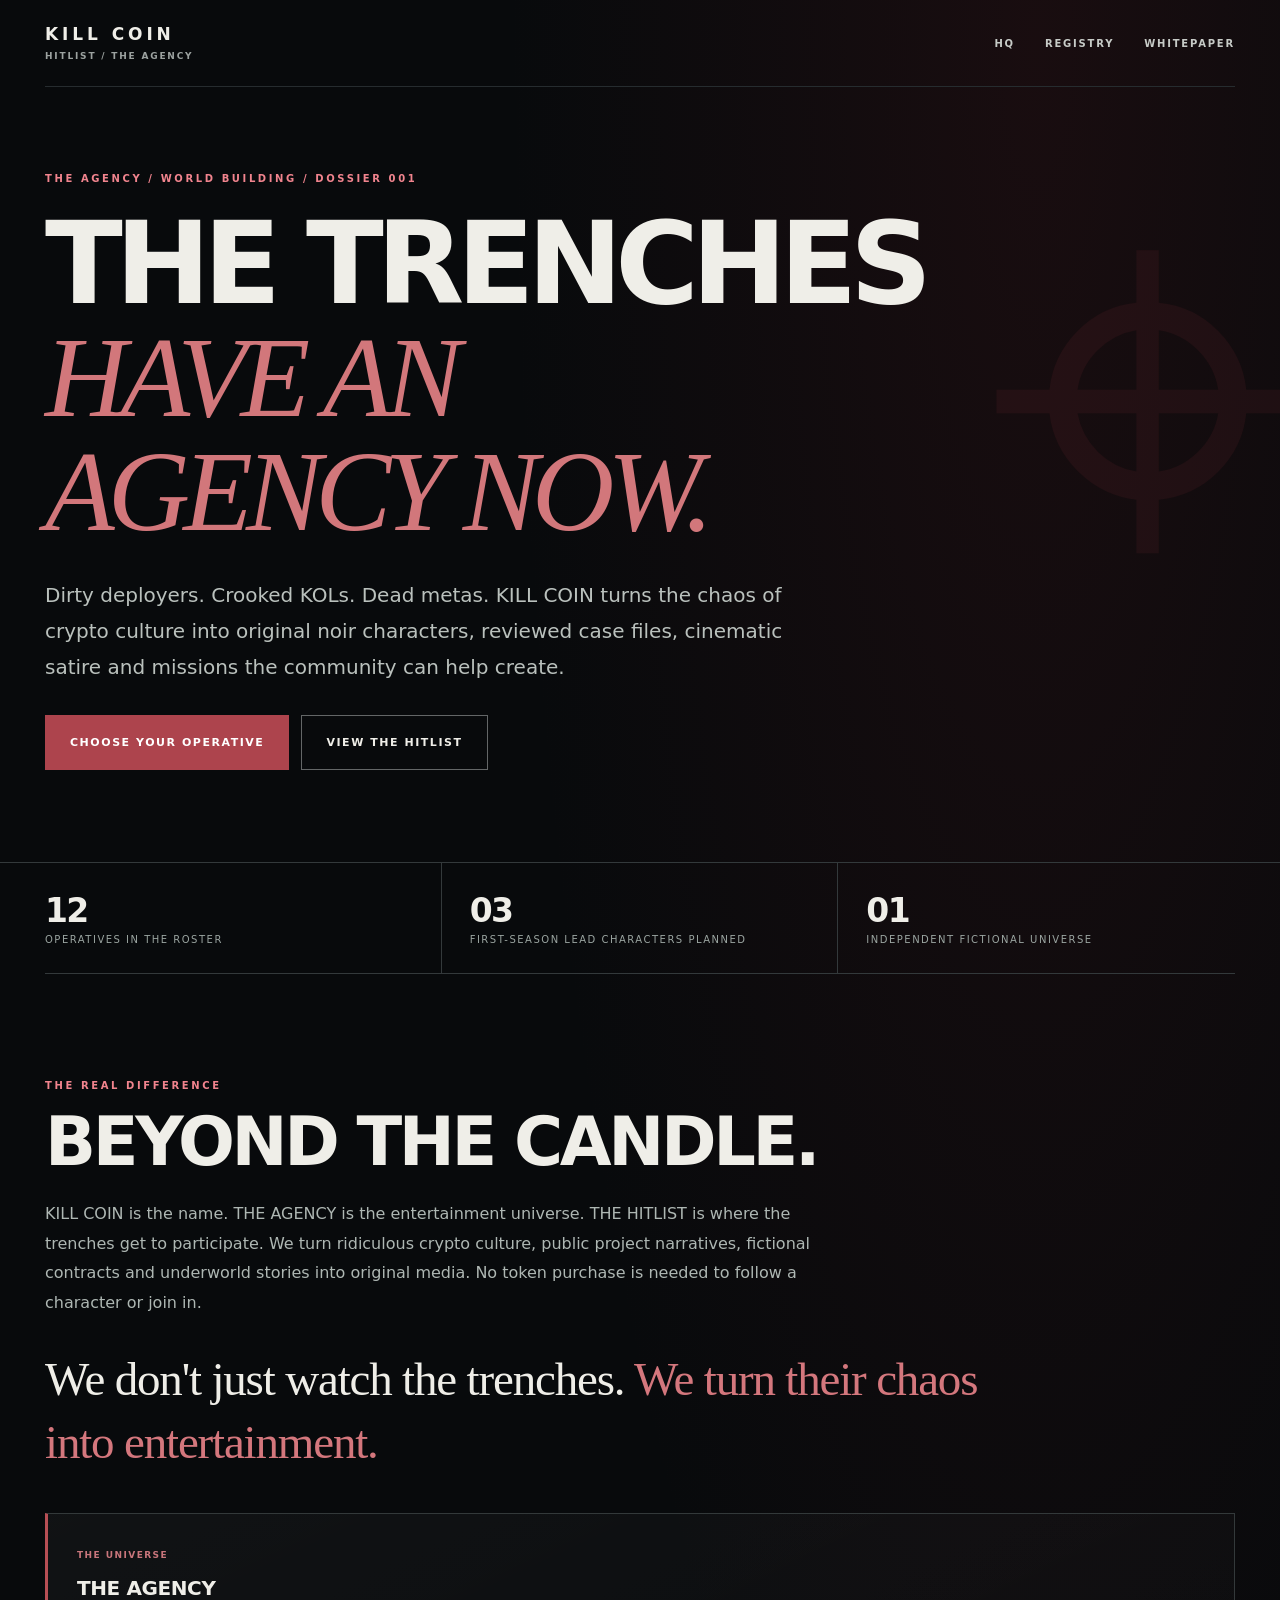
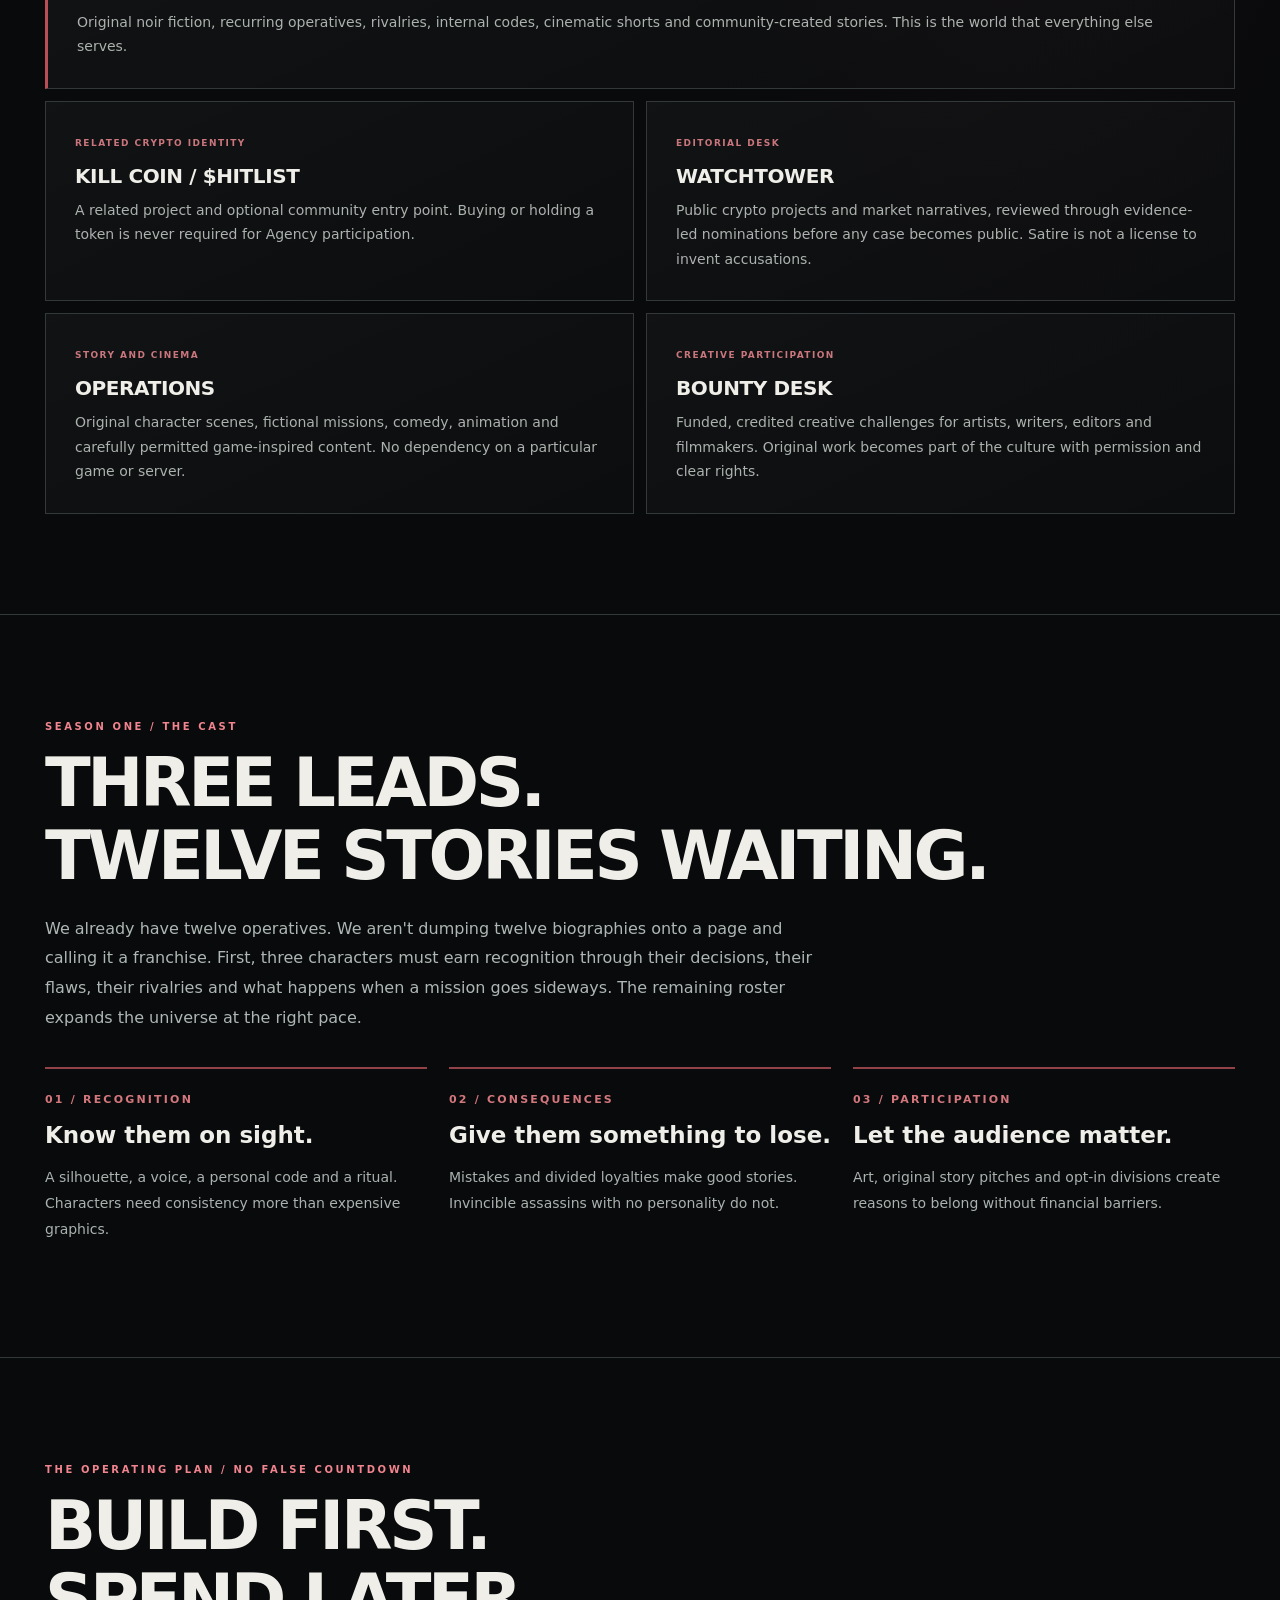
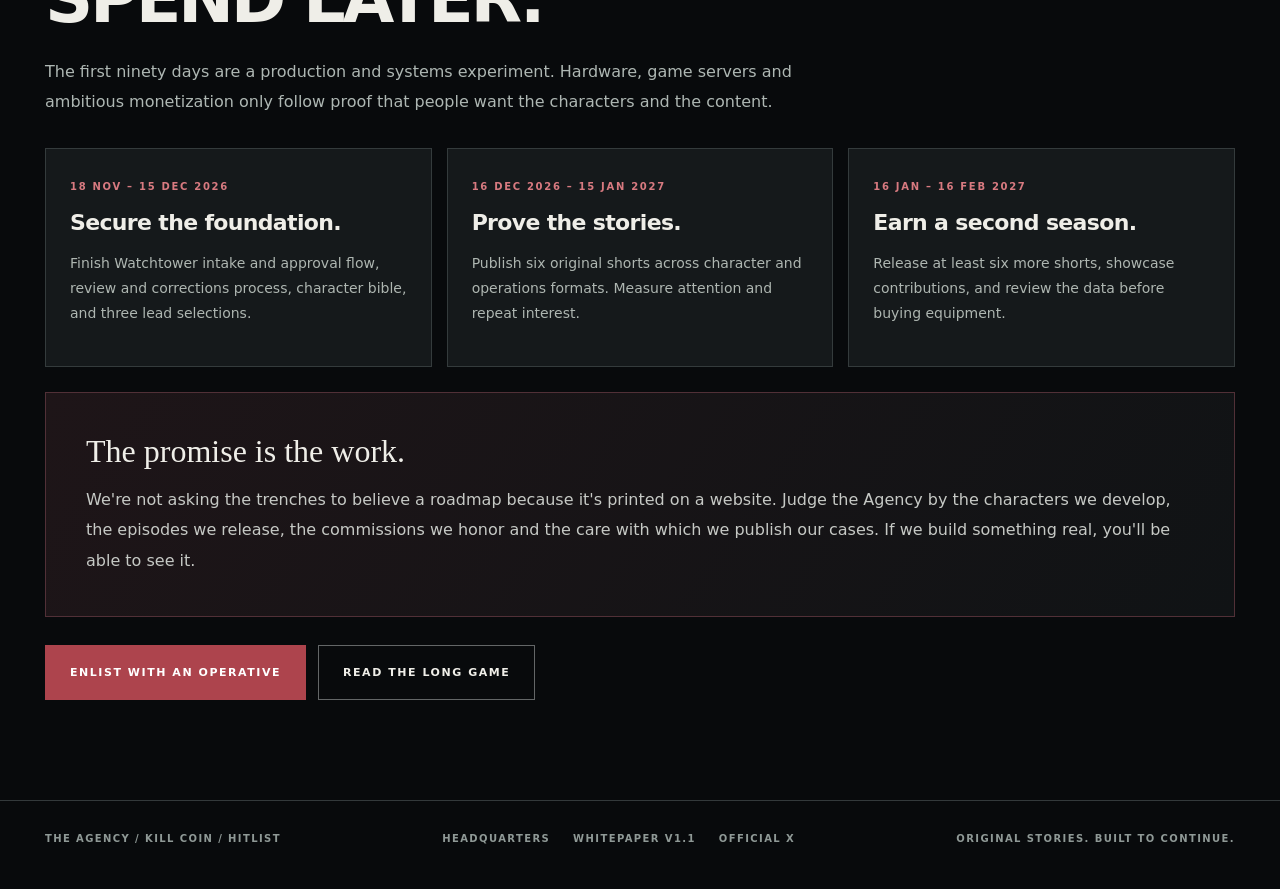
<file: about/index.html>
<!doctype html>
<html lang="en"><head><meta charset="utf-8"><meta name="viewport" content="width=device-width, initial-scale=1"><meta name="theme-color" content="#080a0c">
<meta name="description" content="KILL COIN / THE AGENCY is recruiting. Choose an operative and join the underground entertainment universe born in the crypto trenches: HitList satire, missions, characters and original stories.">
<meta property="og:title" content="THE AGENCY | The Trenches Have an Agency Now"><meta property="og:description" content="Choose an operative. Follow the HitList. Join the stories. The trenches have an agency now."><meta property="og:type" content="website">
<title>ABOUT THE AGENCY | KILL COIN / HITLIST</title><link rel="stylesheet" href="./site.css"></head>
<body><a class="skip" href="#main">Skip to content</a><header class="wrap top"><a class="mast" href="../" aria-label="KILL COIN headquarters">KILL COIN <small>HITLIST / THE AGENCY</small></a><nav class="navigation" aria-label="Page navigation"><a href="../">HQ</a><a href="../agency/">REGISTRY</a><a href="./whitepaper.html">WHITEPAPER</a></nav></header>
<main id="main">
<section class="hero"><div class="wrap"><div class="hero-copy"><span class="eyebrow">THE AGENCY / WORLD BUILDING / DOSSIER 001</span><h1>THE TRENCHES<br><em>HAVE AN<br>AGENCY NOW.</em></h1><p class="lead">Dirty deployers. Crooked KOLs. Dead metas. KILL COIN turns the chaos of crypto culture into original noir characters, reviewed case files, cinematic satire and missions the community can help create.</p><div class="ctas"><a class="cta primary" href="../#recruit">CHOOSE YOUR OPERATIVE</a><a class="cta" href="../agency/">VIEW THE HITLIST</a></div></div></div></section>
<div class="wrap stats" aria-label="Creative strategy"><div class="stat"><strong>12</strong><small>Operatives in the roster</small></div><div class="stat"><strong>03</strong><small>First-season lead characters planned</small></div><div class="stat"><strong>01</strong><small>Independent fictional universe</small></div></div>
<section class="section" id="identity"><div class="wrap"><span class="eyebrow">THE REAL DIFFERENCE</span><h2>BEYOND THE CANDLE.</h2><p class="section-intro">KILL COIN is the name. THE AGENCY is the entertainment universe. THE HITLIST is where the trenches get to participate. We turn ridiculous crypto culture, public project narratives, fictional contracts and underworld stories into original media. No token purchase is needed to follow a character or join in.</p><p class="thesis">We don't just watch the trenches. <span>We turn their chaos into entertainment.</span></p><div class="architecture">
<article class="unit main"><span class="tag">THE UNIVERSE</span><h3>THE AGENCY</h3><p>Original noir fiction, recurring operatives, rivalries, internal codes, cinematic shorts and community-created stories. This is the world that everything else serves.</p></article>
<article class="unit"><span class="tag">RELATED CRYPTO IDENTITY</span><h3>KILL COIN / $HITLIST</h3><p>A related project and optional community entry point. Buying or holding a token is never required for Agency participation.</p></article>
<article class="unit"><span class="tag">EDITORIAL DESK</span><h3>WATCHTOWER</h3><p>Public crypto projects and market narratives, reviewed through evidence-led nominations before any case becomes public. Satire is not a license to invent accusations.</p></article>
<article class="unit"><span class="tag">STORY AND CINEMA</span><h3>OPERATIONS</h3><p>Original character scenes, fictional missions, comedy, animation and carefully permitted game-inspired content. No dependency on a particular game or server.</p></article>
<article class="unit"><span class="tag">CREATIVE PARTICIPATION</span><h3>BOUNTY DESK</h3><p>Funded, credited creative challenges for artists, writers, editors and filmmakers. Original work becomes part of the culture with permission and clear rights.</p></article>
</div></div></section>
<section class="section" id="characters"><div class="wrap"><span class="eyebrow">SEASON ONE / THE CAST</span><h2>THREE LEADS.<br>TWELVE STORIES WAITING.</h2><p class="section-intro">We already have twelve operatives. We aren't dumping twelve biographies onto a page and calling it a franchise. First, three characters must earn recognition through their decisions, their flaws, their rivalries and what happens when a mission goes sideways. The remaining roster expands the universe at the right pace.</p><div class="pillars"><div class="pillar"><strong>01 / RECOGNITION</strong><h3>Know them on sight.</h3><p>A silhouette, a voice, a personal code and a ritual. Characters need consistency more than expensive graphics.</p></div><div class="pillar"><strong>02 / CONSEQUENCES</strong><h3>Give them something to lose.</h3><p>Mistakes and divided loyalties make good stories. Invincible assassins with no personality do not.</p></div><div class="pillar"><strong>03 / PARTICIPATION</strong><h3>Let the audience matter.</h3><p>Art, original story pitches and opt-in divisions create reasons to belong without financial barriers.</p></div></div></div></section>
<section class="section" id="roadmap"><div class="wrap"><span class="eyebrow">THE OPERATING PLAN / NO FALSE COUNTDOWN</span><h2>BUILD FIRST.<br>SPEND LATER.</h2><p class="section-intro">The first ninety days are a production and systems experiment. Hardware, game servers and ambitious monetization only follow proof that people want the characters and the content.</p><div class="timeline">
<article class="phase"><time>18 NOV – 15 DEC 2026</time><h3>Secure the foundation.</h3><p>Finish Watchtower intake and approval flow, review and corrections process, character bible, and three lead selections.</p></article>
<article class="phase"><time>16 DEC 2026 – 15 JAN 2027</time><h3>Prove the stories.</h3><p>Publish six original shorts across character and operations formats. Measure attention and repeat interest.</p></article>
<article class="phase"><time>16 JAN – 16 FEB 2027</time><h3>Earn a second season.</h3><p>Release at least six more shorts, showcase contributions, and review the data before buying equipment.</p></article>
</div><div class="manifesto"><h3>The promise is the work.</h3><p>We're not asking the trenches to believe a roadmap because it's printed on a website. Judge the Agency by the characters we develop, the episodes we release, the commissions we honor and the care with which we publish our cases. If we build something real, you'll be able to see it.</p></div><div class="ctas" style="margin-top:28px"><a class="cta primary" href="../#recruit">ENLIST WITH AN OPERATIVE</a><a class="cta" href="./whitepaper.html">READ THE LONG GAME</a></div></div></section>
</main><footer class="wrap footer"><span>THE AGENCY / KILL COIN / HITLIST</span><div class="footer-nav"><a href="../">HEADQUARTERS</a><a href="./whitepaper.html">WHITEPAPER V1.1</a><a href="https://x.com/hitlist187" target="_blank" rel="noopener noreferrer">OFFICIAL X</a></div><span>ORIGINAL STORIES. BUILT TO CONTINUE.</span></footer></body></html>
</file>
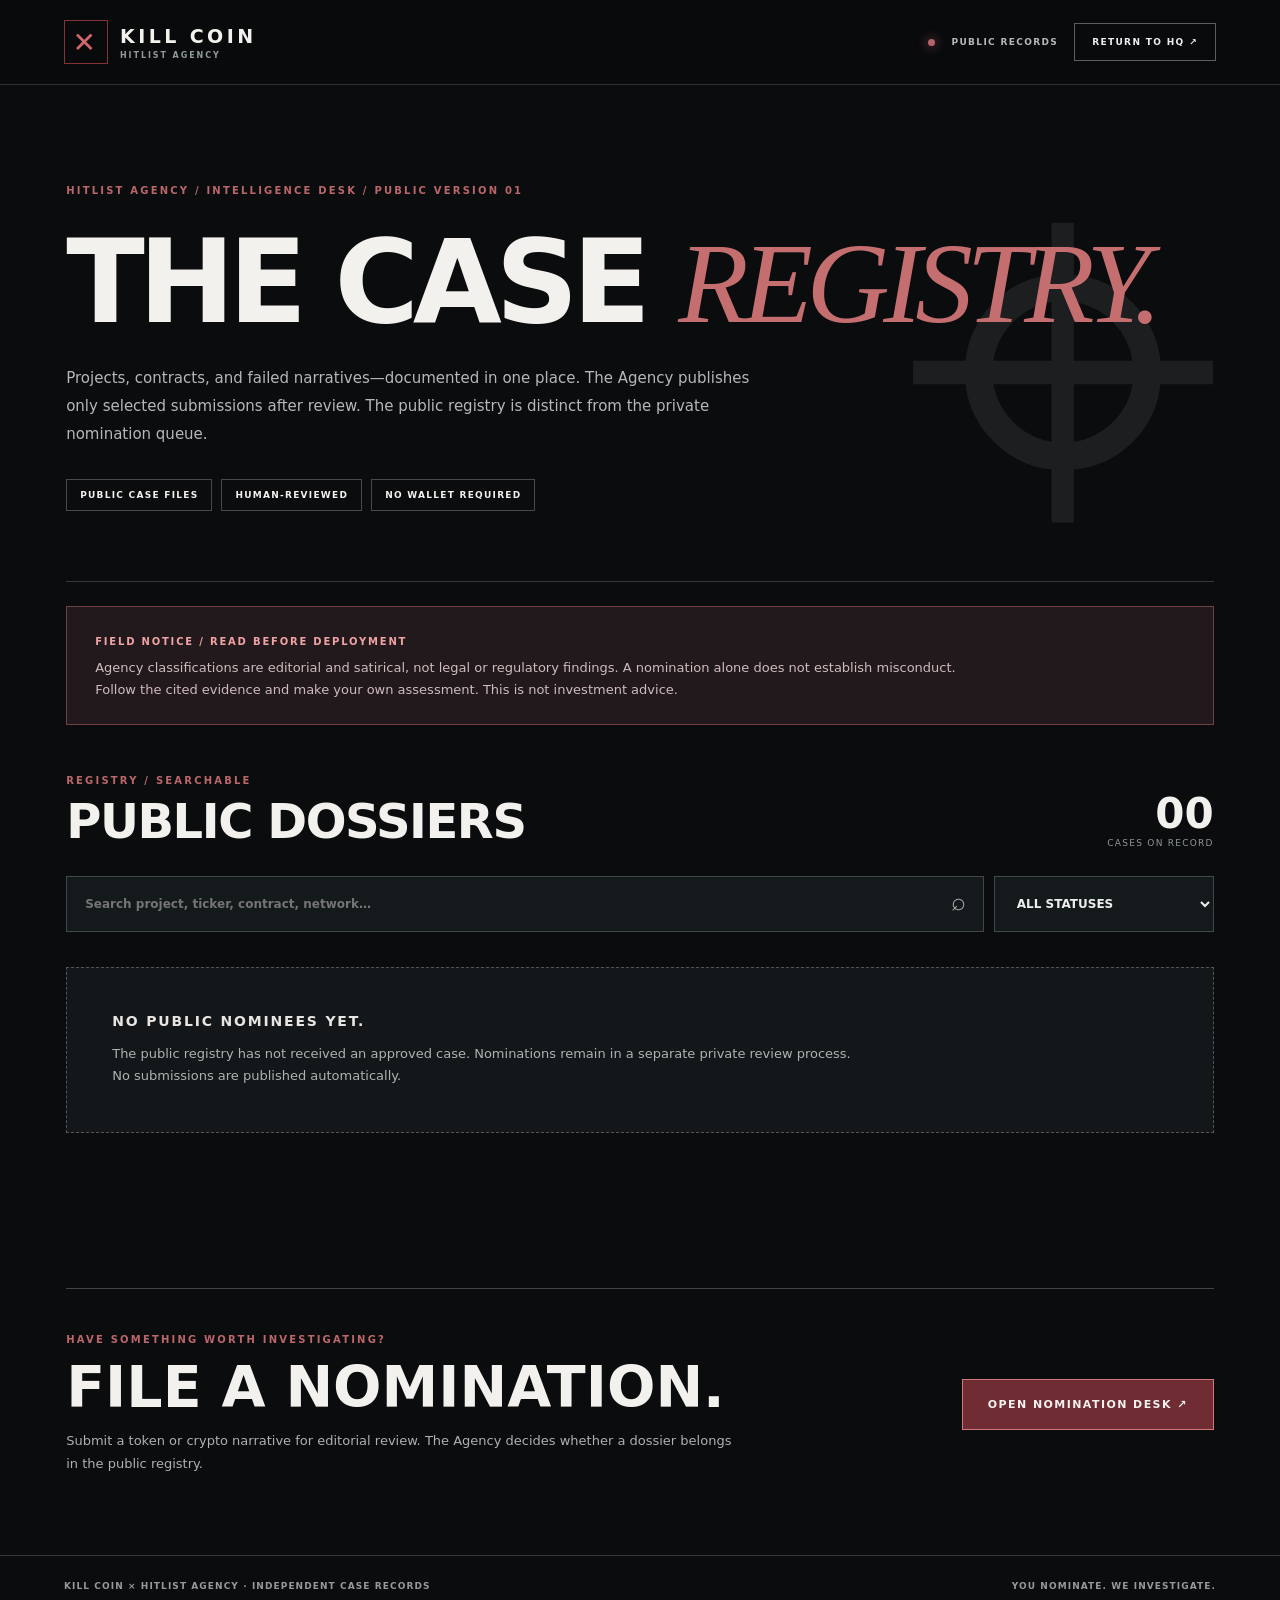
<file: agency/index.html>
<!doctype html>
<html lang="en"><head>
<meta charset="utf-8"><meta name="viewport" content="width=device-width,initial-scale=1">
<meta name="theme-color" content="#08090b"><meta name="description" content="KILL COIN's public Agency Registry. Only selected, independently reviewed project dossiers appear here.">
<meta http-equiv="Content-Security-Policy" content="default-src 'self'; script-src 'self'; style-src 'self'; img-src 'self' data:; connect-src 'self'; font-src 'self'; object-src 'none'; base-uri 'self'; form-action 'none'">
<title>PUBLIC CASE REGISTRY | KILL COIN</title>
<link rel="stylesheet" href="./registry.css">
<script type="module" src="./registry.js"></script>
</head><body>
<a class="skip" href="#main">Skip to registry</a>
<header class="topbar">
  <a class="wordmark" href="../"><span class="seal" aria-hidden="true">✕</span><span>KILL COIN <small>HITLIST AGENCY</small></span></a>
  <div class="topright"><span class="status-dot"></span> PUBLIC RECORDS <a class="back" href="../">RETURN TO HQ ↗</a></div>
</header>
<main id="main" tabindex="-1">
  <section class="hero">
    <div class="eyebrow">HITLIST AGENCY / INTELLIGENCE DESK / PUBLIC VERSION 01</div>
    <h1>THE CASE <em>REGISTRY.</em></h1>
    <p class="deck">Projects, contracts, and failed narratives—documented in one place. The Agency publishes only selected submissions after review. The public registry is distinct from the private nomination queue.</p>
    <div class="pills"><span>PUBLIC CASE FILES</span><span>HUMAN-REVIEWED</span><span>NO WALLET REQUIRED</span></div>
    <div class="hero-mark" aria-hidden="true">⌖</div>
  </section>
  <section class="notice" role="note"><strong>FIELD NOTICE / READ BEFORE DEPLOYMENT</strong><p>Agency classifications are editorial and satirical, not legal or regulatory findings. A nomination alone does not establish misconduct. Follow the cited evidence and make your own assessment. This is not investment advice.</p></section>
  <section class="toolbar" aria-label="Filter agency cases">
    <div class="toolbar-head"><div><span class="eyebrow">REGISTRY / SEARCHABLE</span><h2>PUBLIC DOSSIERS</h2></div><div class="counters"><strong id="caseCount">—</strong><small>CASES ON RECORD</small></div></div>
    <div class="filter-row"><label class="search" for="caseSearch"><span aria-hidden="true">⌕</span><input id="caseSearch" type="search" placeholder="Search project, ticker, contract, network…" autocomplete="off"></label>
    <label class="sr" for="caseFilter">Case status</label><select id="caseFilter"><option value="all">ALL STATUSES</option><option value="ACTIVE">ACTIVE CASES</option><option value="UNDER SURVEILLANCE">UNDER SURVEILLANCE</option><option value="ARCHIVED">ARCHIVED</option></select></div>
  </section>
  <section aria-live="polite" aria-atomic="true" id="registryStatus" class="empty" hidden></section>
  <section id="caseList" class="case-list" aria-label="Published case dossiers"></section>
  <section class="afterword"><div><span class="eyebrow">HAVE SOMETHING WORTH INVESTIGATING?</span><h2>FILE A NOMINATION.</h2><p>Submit a token or crypto narrative for editorial review. The Agency decides whether a dossier belongs in the public registry.</p></div><a href="../#nominate" class="action">OPEN NOMINATION DESK ↗</a></section>
</main>
<footer><span>KILL COIN × HITLIST AGENCY · INDEPENDENT CASE RECORDS</span><span>YOU NOMINATE. WE INVESTIGATE.</span></footer>
</body></html>
</file>
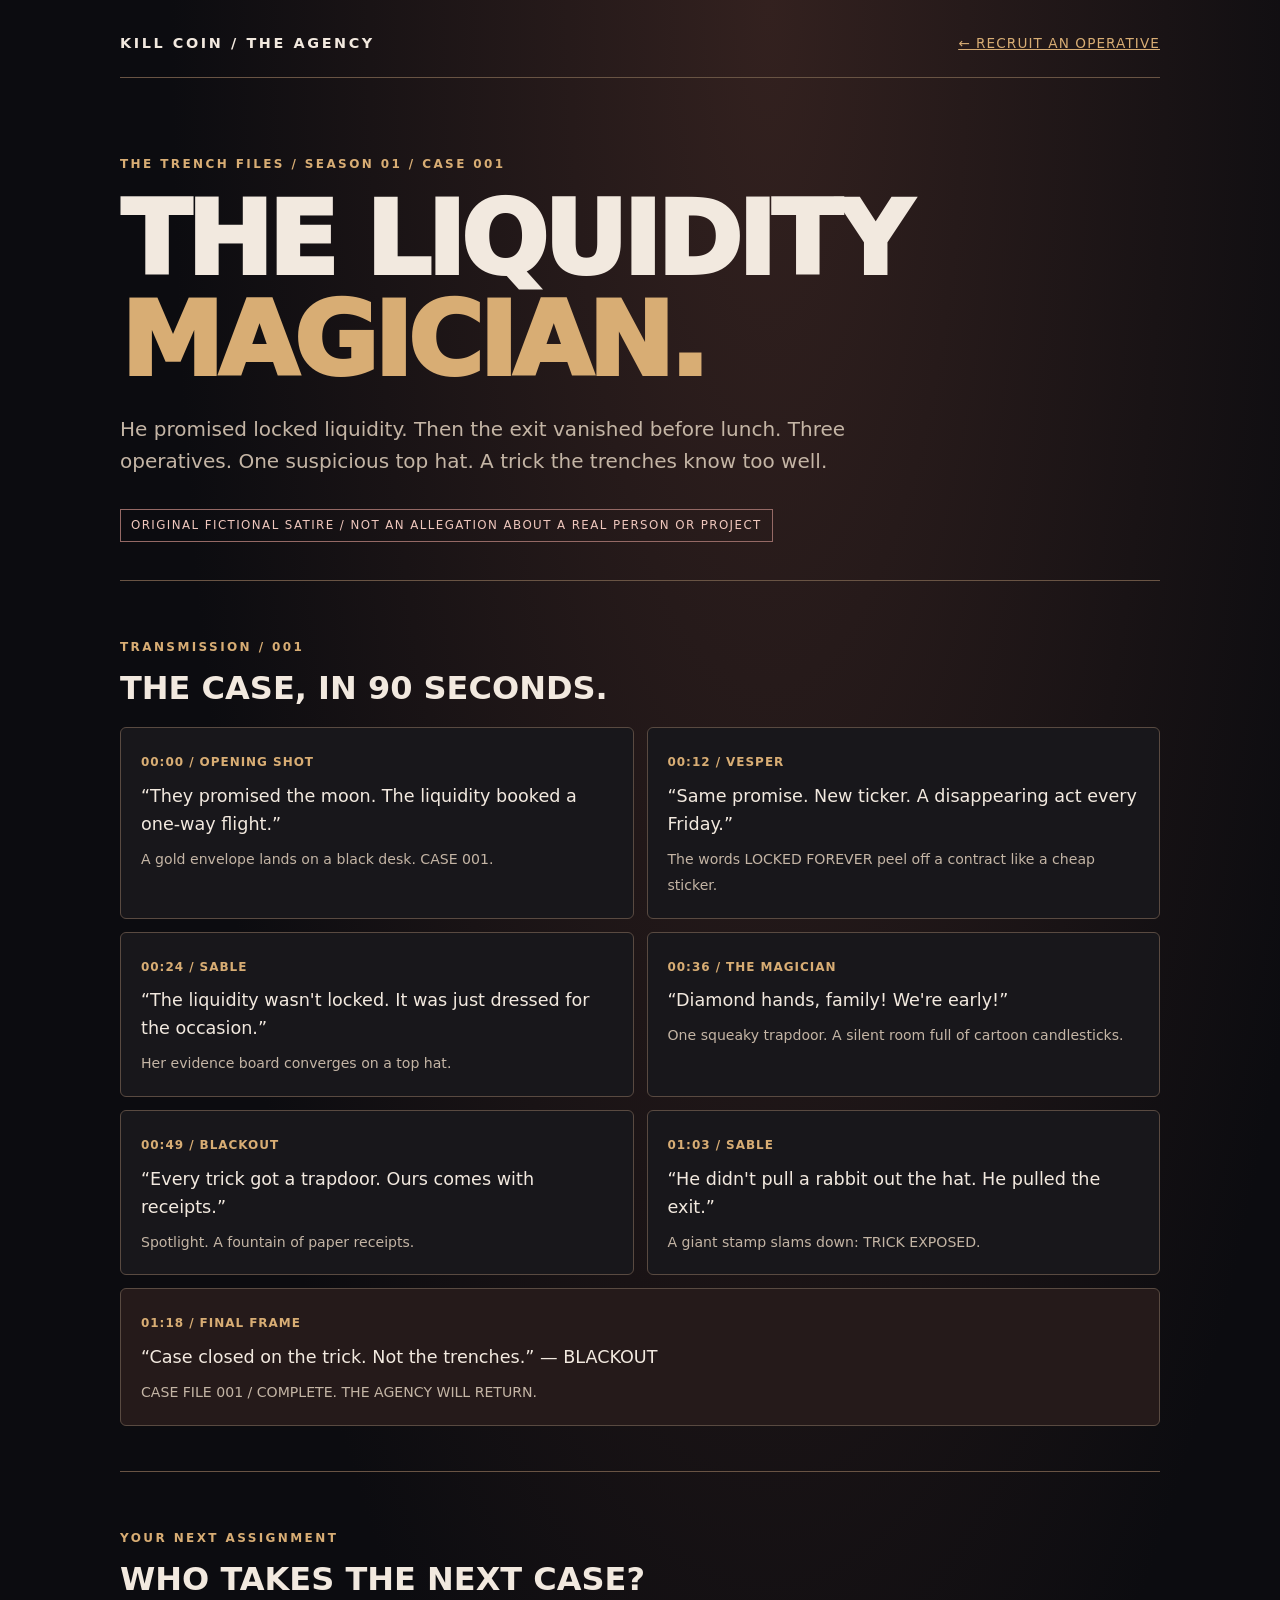
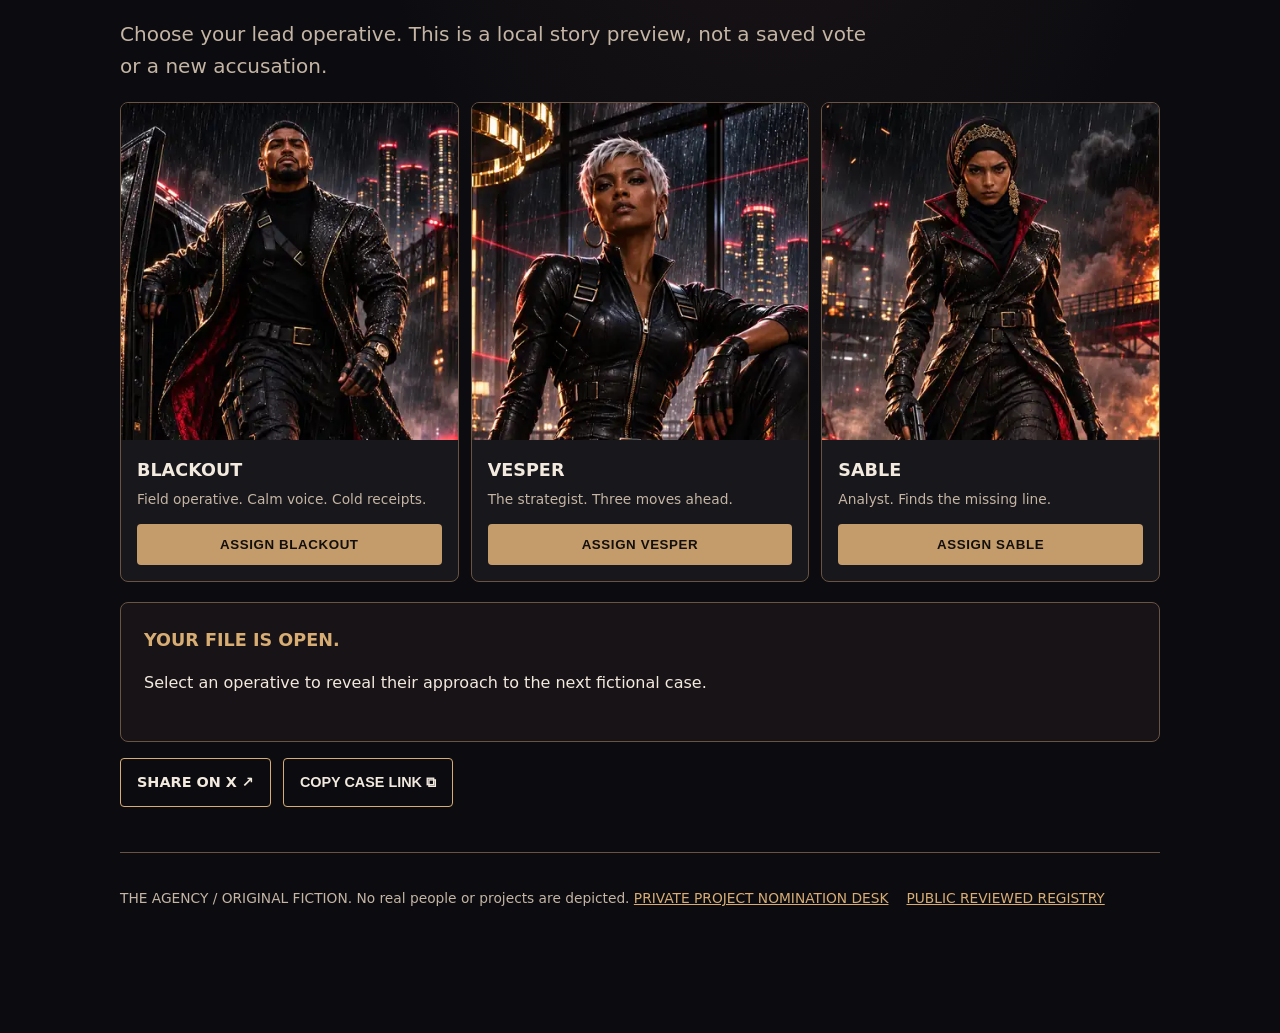
<file: case-files/001/index.html>
<!doctype html>
<html lang="en">
<head>
<meta charset="utf-8">
<meta name="viewport" content="width=device-width, initial-scale=1">
<meta name="theme-color" content="#101014">
<meta name="description" content="THE AGENCY — Case File 001: The Liquidity Magician. A fictional crypto-trench noir episode. Pick an operative.">
<meta property="og:title" content="THE AGENCY — CASE FILE 001">
<meta property="og:description" content="THE LIQUIDITY MAGICIAN. A fictional trench-noir case. Pick an operative and enter the archive.">
<meta property="og:image" content="https://egoshiftlabs.github.io/Killcoin/assets/killcoin-social-preview.webp">
<title>CASE FILE 001 — THE LIQUIDITY MAGICIAN | THE AGENCY</title>
<style>
:root{color-scheme:dark;--bg:#0c0c10;--ink:#f2e9df;--muted:#c4b5a5;--gold:#d8ad74;--red:#b74646;--line:#695444}
*{box-sizing:border-box}html{scroll-behavior:smooth}body{margin:0;background:radial-gradient(ellipse at 60% 0,#33211f 0,#0c0c10 55%);color:var(--ink);font-family:system-ui,-apple-system,Segoe UI,sans-serif;line-height:1.6}a{color:var(--gold)}:focus-visible{outline:3px solid #ffca7f;outline-offset:3px}.wrap{max-width:1080px;margin:auto;padding:24px 20px 90px}.top{display:flex;justify-content:space-between;gap:16px;align-items:center;flex-wrap:wrap;border-bottom:1px solid var(--line);padding:8px 0 22px}.brand{font-size:.9rem;font-weight:900;letter-spacing:.18em;text-decoration:none;color:var(--ink)}.back{font-size:.85rem;letter-spacing:.08em}.eyebrow{font-size:.75rem;font-weight:900;letter-spacing:.2em;color:var(--gold)}.mast{padding:65px 0 38px;border-bottom:1px solid var(--line)}h1{font-size:clamp(2.9rem,9vw,6.4rem);line-height:.98;letter-spacing:-.04em;max-width:920px;margin:16px 0 22px;font-weight:1000}h1 em{font-style:normal;color:var(--gold)}.lede{max-width:760px;font-size:clamp(1.05rem,2vw,1.25rem);color:var(--muted)}.label{display:inline-block;margin-top:12px;padding:6px 10px;border:1px solid #956965;color:#efc7bd;font-size:.74rem;letter-spacing:.12em;text-transform:uppercase}.section{padding:45px 0;border-bottom:1px solid var(--line)}h2{margin:0 0 20px;font-size:clamp(1.5rem,3vw,2rem);line-height:1.2}.scenes{display:grid;grid-template-columns:1fr 1fr;gap:13px}.scene{background:#18171b;border:1px solid #594a41;padding:20px;border-radius:6px}.scene b{color:var(--gold);letter-spacing:.08em;font-size:.75rem}.scene p{font-size:1.1rem;margin:8px 0}.scene span{color:var(--muted);font-size:.88rem}.scene.center{grid-column:1 / -1;background:#251a1a}.agents{display:grid;grid-template-columns:repeat(3,minmax(0,1fr));gap:12px}.agent{background:#18171b;border:1px solid #695444;border-radius:8px;overflow:hidden}.agent img{width:100%;height:auto;aspect-ratio:1;object-fit:cover;display:block}.agent-body{padding:16px}.agent h3{margin:0 0 4px;font-size:1.1rem}.agent p{margin:0 0 14px;color:var(--muted);font-size:.86rem}.pick{width:100%;background:#c49b6b;color:#130f0b;border:0;border-radius:4px;padding:13px 8px;cursor:pointer;font-weight:900;letter-spacing:.045em}.pick:hover,.pick[aria-pressed="true"]{background:#f4ca93}.chosen{margin-top:20px;padding:23px;border:1px solid var(--line);background:#171316;border-radius:8px;min-height:140px}.chosen strong{display:block;color:var(--gold);font-size:1.1rem}.share{display:flex;gap:12px;flex-wrap:wrap;margin-top:16px}.share a,.share button{border:1px solid var(--gold);padding:12px 16px;background:transparent;color:var(--ink);font-size:.9rem;font-weight:800;border-radius:4px;text-decoration:none;cursor:pointer}.share a:hover,.share button:hover{background:#302321}.foot{font-size:.86rem;color:var(--muted);padding:34px 0}.foot a{margin-right:18px}@media(max-width:700px){.mast{padding:45px 0 30px}.scenes{grid-template-columns:1fr}.agents{grid-template-columns:1fr}.agent{display:grid;grid-template-columns:112px 1fr;align-items:center}.agent img{height:100%;min-height:170px;aspect-ratio:auto}.agent-body{padding:13px}.agent p{margin-bottom:8px}.pick{font-size:.78rem}.wrap{padding:18px 16px 65px}}
</style>
</head>
<body>
<div class="wrap">
<header class="top"><a class="brand" href="../../">KILL COIN / THE AGENCY</a><a class="back" href="../../#recruit">← RECRUIT AN OPERATIVE</a></header>
<main>
<section class="mast" aria-labelledby="file-title">
<p class="eyebrow">THE TRENCH FILES / SEASON 01 / CASE 001</p>
<h1 id="file-title">THE LIQUIDITY <em>MAGICIAN.</em></h1>
<p class="lede">He promised locked liquidity. Then the exit vanished before lunch. Three operatives. One suspicious top hat. A trick the trenches know too well.</p>
<span class="label">Original fictional satire / not an allegation about a real person or project</span>
</section>
<section class="section" aria-labelledby="episode-title">
<p class="eyebrow">TRANSMISSION / 001</p>
<h2 id="episode-title">THE CASE, IN 90 SECONDS.</h2>
<div class="scenes">
<div class="scene"><b>00:00 / OPENING SHOT</b><p>“They promised the moon. The liquidity booked a one-way flight.”</p><span>A gold envelope lands on a black desk. CASE 001.</span></div>
<div class="scene"><b>00:12 / VESPER</b><p>“Same promise. New ticker. A disappearing act every Friday.”</p><span>The words LOCKED FOREVER peel off a contract like a cheap sticker.</span></div>
<div class="scene"><b>00:24 / SABLE</b><p>“The liquidity wasn't locked. It was just dressed for the occasion.”</p><span>Her evidence board converges on a top hat.</span></div>
<div class="scene"><b>00:36 / THE MAGICIAN</b><p>“Diamond hands, family! We're early!”</p><span>One squeaky trapdoor. A silent room full of cartoon candlesticks.</span></div>
<div class="scene"><b>00:49 / BLACKOUT</b><p>“Every trick got a trapdoor. Ours comes with receipts.”</p><span>Spotlight. A fountain of paper receipts.</span></div>
<div class="scene"><b>01:03 / SABLE</b><p>“He didn't pull a rabbit out the hat. He pulled the exit.”</p><span>A giant stamp slams down: TRICK EXPOSED.</span></div>
<div class="scene center"><b>01:18 / FINAL FRAME</b><p>“Case closed on the trick. Not the trenches.” — BLACKOUT</p><span>CASE FILE 001 / COMPLETE. THE AGENCY WILL RETURN.</span></div>
</div>
</section>
<section class="section" aria-labelledby="choose-title">
<p class="eyebrow">YOUR NEXT ASSIGNMENT</p>
<h2 id="choose-title">WHO TAKES THE NEXT CASE?</h2>
<p class="lede">Choose your lead operative. This is a local story preview, not a saved vote or a new accusation.</p>
<div class="agents">
<article class="agent"><img src="../../assets/operatives/blackout.webp" alt="BLACKOUT, original Agency field operative" width="512" height="512" loading="lazy"><div class="agent-body"><h3>BLACKOUT</h3><p>Field operative. Calm voice. Cold receipts.</p><button class="pick" data-agent="blackout" aria-pressed="false">ASSIGN BLACKOUT</button></div></article>
<article class="agent"><img src="../../assets/operatives/vesper.webp" alt="VESPER, original Agency strategist" width="512" height="512" loading="lazy"><div class="agent-body"><h3>VESPER</h3><p>The strategist. Three moves ahead.</p><button class="pick" data-agent="vesper" aria-pressed="false">ASSIGN VESPER</button></div></article>
<article class="agent"><img src="../../assets/operatives/sable.webp" alt="SABLE, original Agency analyst" width="512" height="512" loading="lazy"><div class="agent-body"><h3>SABLE</h3><p>Analyst. Finds the missing line.</p><button class="pick" data-agent="sable" aria-pressed="false">ASSIGN SABLE</button></div></article>
</div>
<div class="chosen" role="status" aria-live="polite"><strong id="chosen-title">YOUR FILE IS OPEN.</strong><p id="chosen-copy">Select an operative to reveal their approach to the next fictional case.</p></div>
<div class="share"><a id="share-x" href="https://x.com/intent/tweet?text=THE%20AGENCY%20CASE%20FILE%20001%20%E2%98%A0%EF%B8%8F%20https%3A%2F%2Fegoshiftlabs.github.io%2FKillcoin%2Fcase-files%2F001%2F" target="_blank" rel="noopener noreferrer">SHARE ON X ↗</a><button id="copy" type="button">COPY CASE LINK ⧉</button></div>
</section>
</main>
<footer class="foot">THE AGENCY / ORIGINAL FICTION. No real people or projects are depicted. <a href="../../#nominate">PRIVATE PROJECT NOMINATION DESK</a><a href="../../agency/">PUBLIC REVIEWED REGISTRY</a></footer>
</div>
<script>
(()=>{'use strict';
const choices={
blackout:{name:'BLACKOUT',mission:'Cut the lights. Follow the receipts. The next fictional villain will learn the hard way that Blackout reads the fine print.'},
vesper:{name:'VESPER',mission:'Map the promises, watch the exits. Vesper already knows where the trick ends before the curtain rises.'},
sable:{name:'SABLE',mission:'Trace the clues. Sable catches the tiny detail every hype man hopes the audience missed.'}
};
const title=document.getElementById('chosen-title'),copy=document.getElementById('chosen-copy'),share=document.getElementById('share-x');
document.querySelectorAll('[data-agent]').forEach(button=>button.addEventListener('click',()=>{
const key=button.dataset.agent,agent=choices[key];if(!agent)return;
document.querySelectorAll('[data-agent]').forEach(b=>b.setAttribute('aria-pressed',String(b===button)));
title.textContent=agent.name+' / ASSIGNMENT ACCEPTED';copy.textContent=agent.mission;
const msg='THE AGENCY CASE FILE 001 ☠️ I picked '+agent.name+' for the next fictional mission. Who you got? https://egoshiftlabs.github.io/Killcoin/case-files/001/ #KillCoin';
share.href='https://x.com/intent/tweet?text='+encodeURIComponent(msg);
}));
document.getElementById('copy').addEventListener('click',async()=>{const b=document.getElementById('copy');try{await navigator.clipboard.writeText(location.href);b.textContent='CASE LINK COPIED ✓';}catch{b.textContent='COPY FROM ADDRESS BAR';}});
})();
</script>
</body>
</html>
</file>
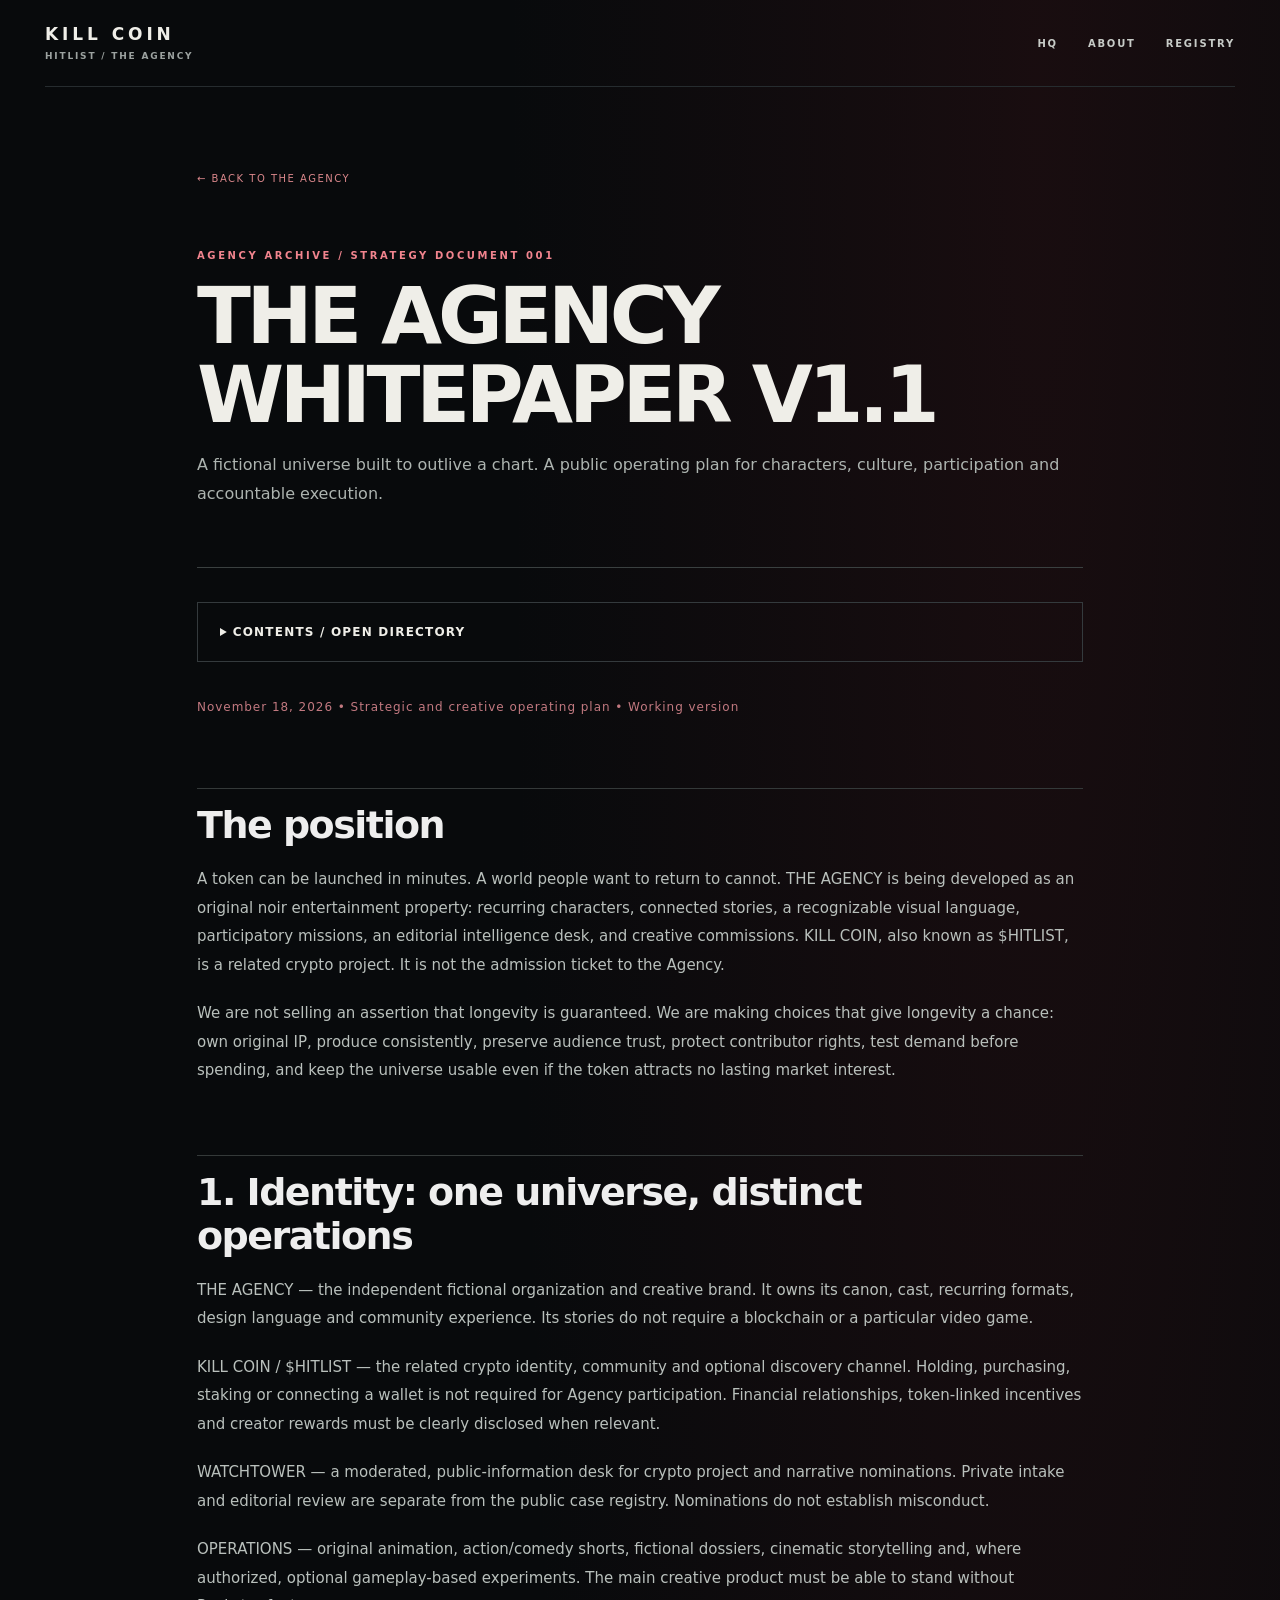
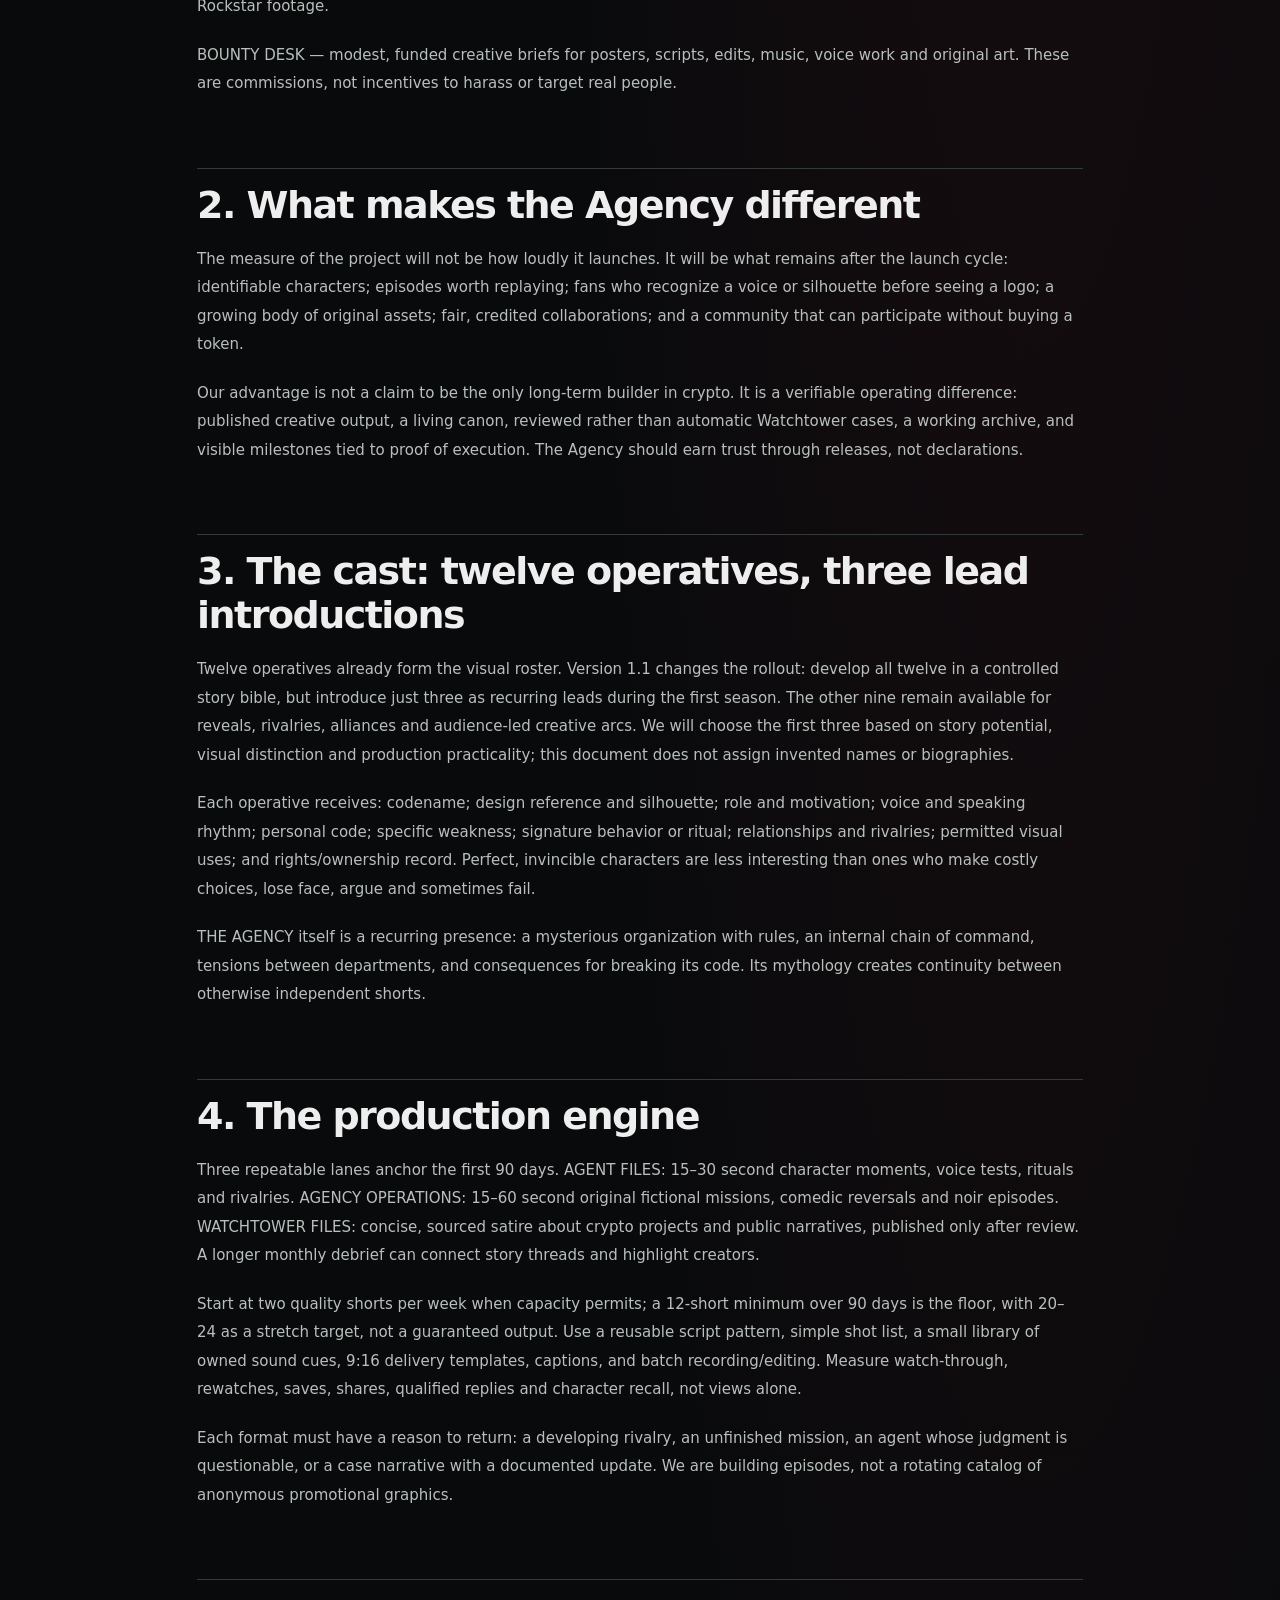
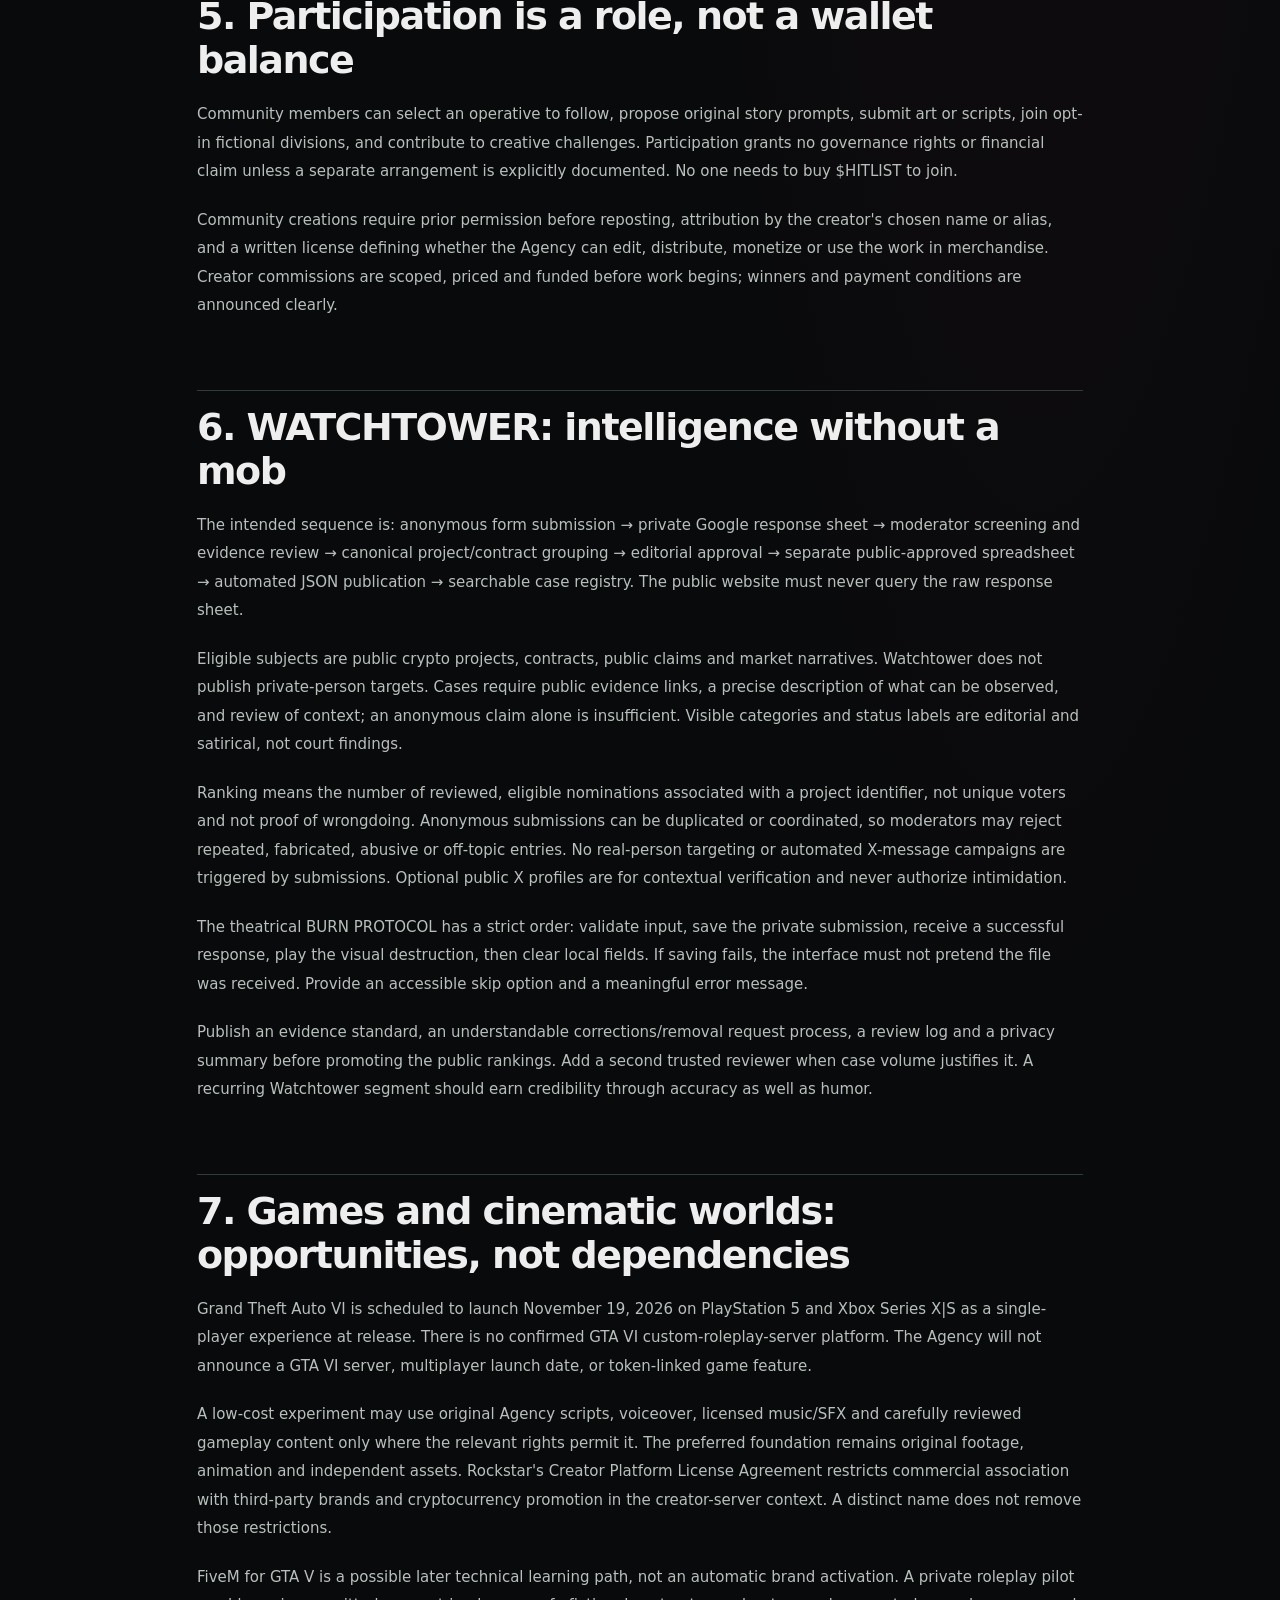
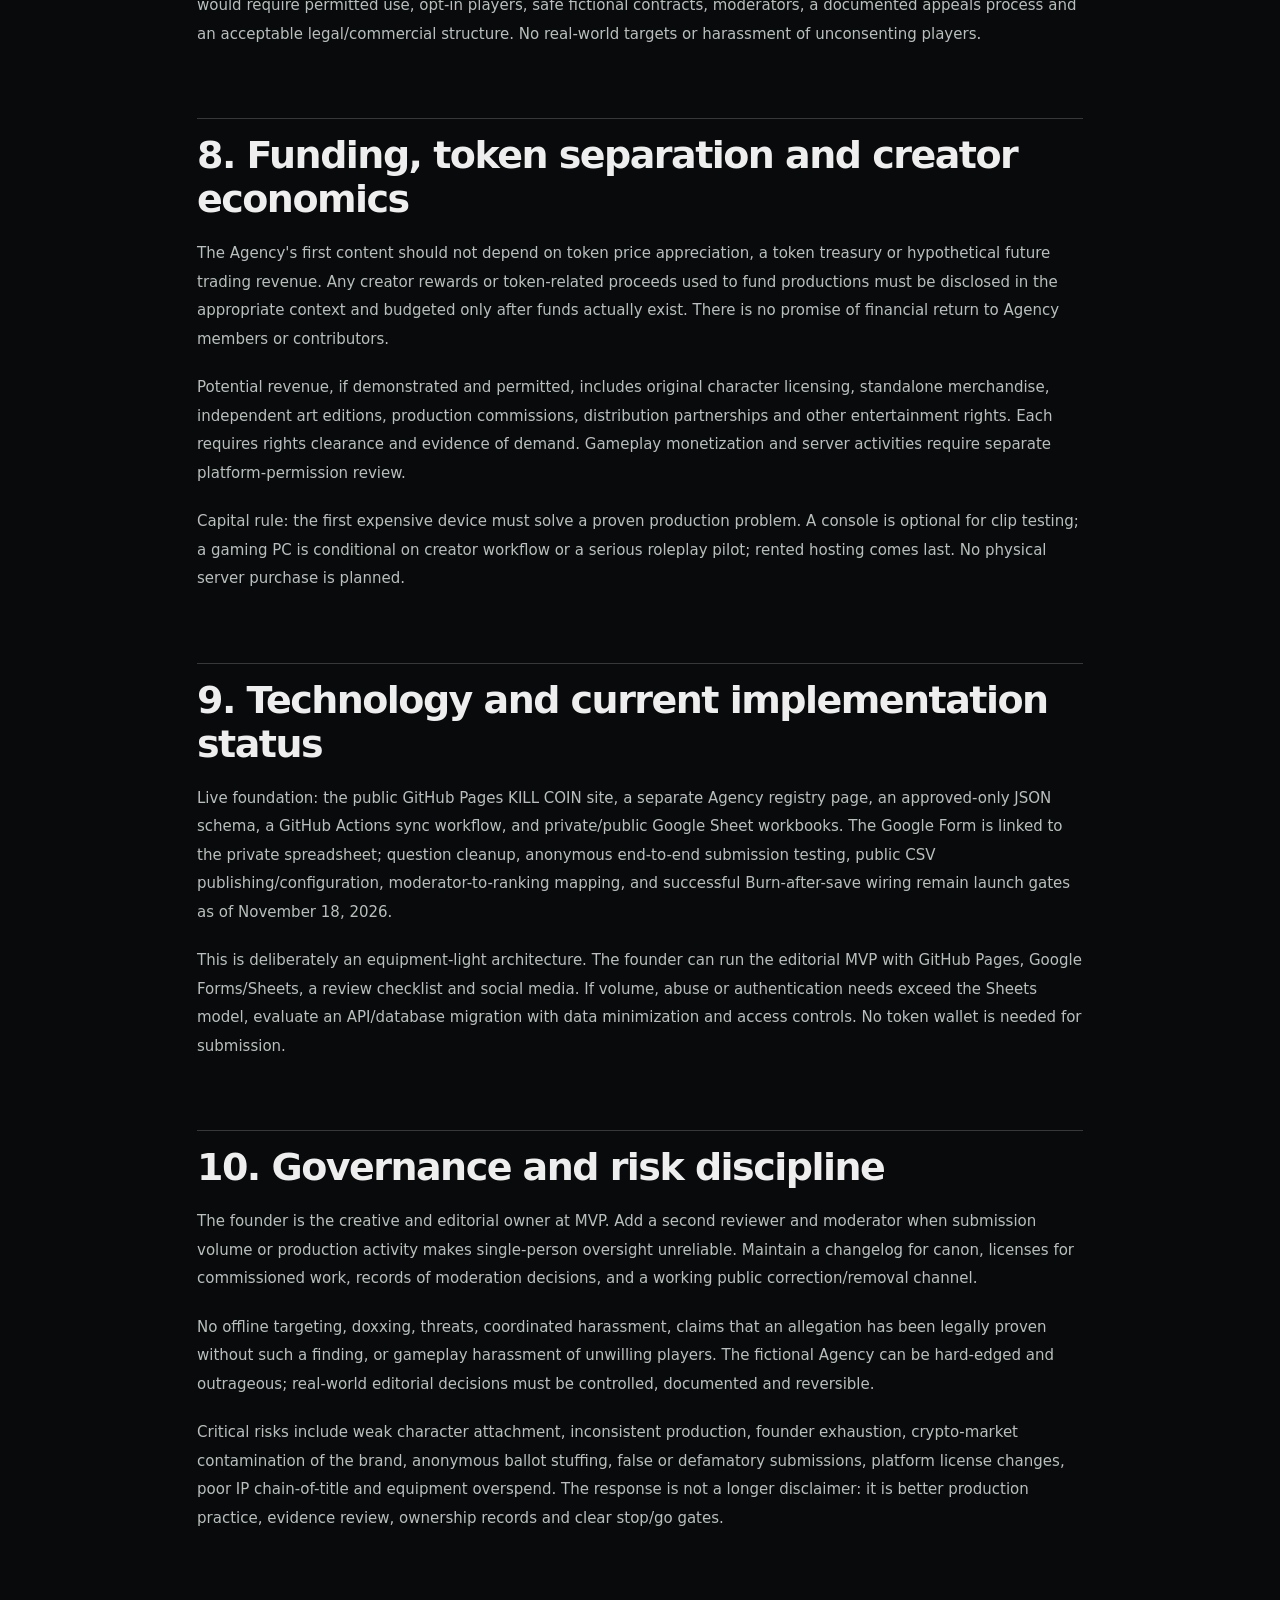
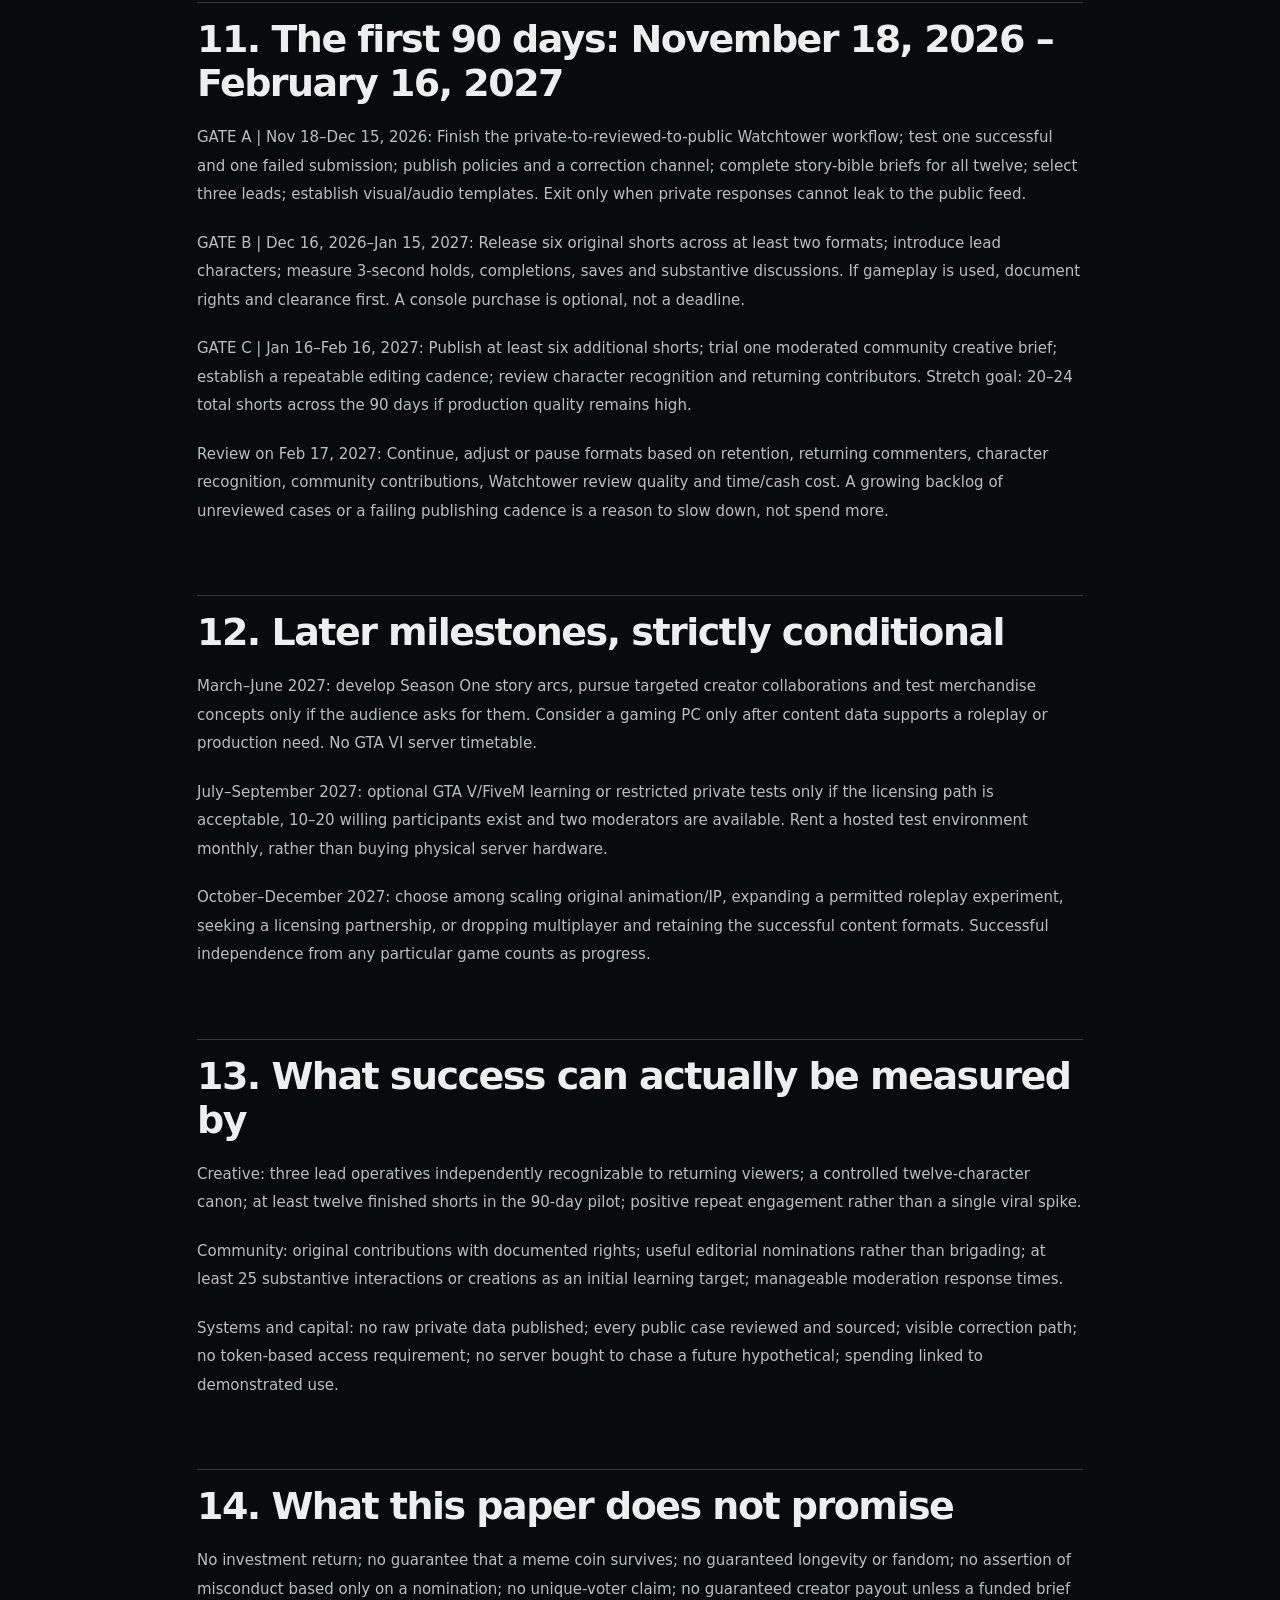
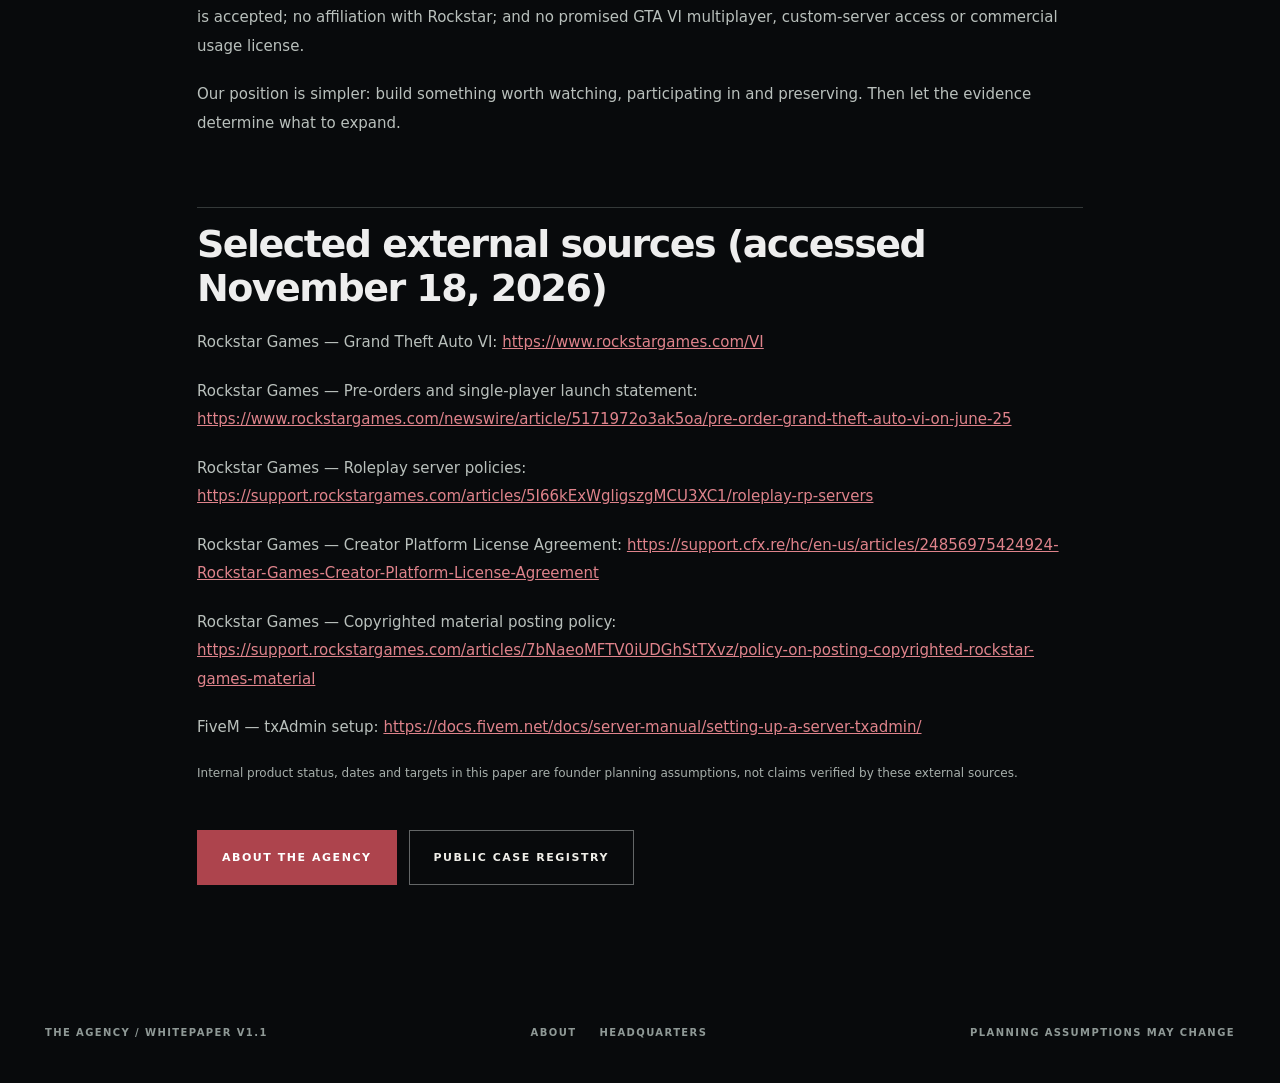
<file: about/whitepaper.html>
<!doctype html><html lang="en"><head><meta charset="utf-8"><meta name="viewport" content="width=device-width,initial-scale=1"><meta name="theme-color" content="#080a0c"><meta name="description" content="The Agency whitepaper v1.1: original noir characters, creative participation, Watchtower evidence review, token separation, and milestone-gated 2026–2027 roadmap."><title>THE AGENCY | WHITEPAPER V1.1</title><link rel="stylesheet" href="./site.css"></head><body><a class="skip" href="#main">Skip to whitepaper</a><header class="wrap top"><a class="mast" href="../">KILL COIN <small>HITLIST / THE AGENCY</small></a><nav class="navigation" aria-label="Site navigation"><a href="../">HQ</a><a href="./">ABOUT</a><a href="../agency/">REGISTRY</a></nav></header><main id="main"><div class="paper-wrap"><a href="./" class="paper-back">← BACK TO THE AGENCY</a><header class="paper-head"><span class="eyebrow">AGENCY ARCHIVE / STRATEGY DOCUMENT 001</span><h1>THE AGENCY<br>WHITEPAPER V1.1</h1><p>A fictional universe built to outlive a chart. A public operating plan for characters, culture, participation and accountable execution.</p></header><details style="border:1px solid #343a3d;padding:22px;margin:34px 0"><summary style="cursor:pointer;font-weight:800;letter-spacing:.1em;font-size:12px">CONTENTS / OPEN DIRECTORY</summary><ol style="color:#adb5b1;line-height:2;padding-left:20px"><li><a href="#s-1">The position</a></li><li><a href="#s-2">1. Identity: one universe, distinct operations</a></li><li><a href="#s-3">2. What makes the Agency different</a></li><li><a href="#s-4">3. The cast: twelve operatives, three lead introductions</a></li><li><a href="#s-5">4. The production engine</a></li><li><a href="#s-6">5. Participation is a role, not a wallet balance</a></li><li><a href="#s-7">6. WATCHTOWER: intelligence without a mob</a></li><li><a href="#s-8">7. Games and cinematic worlds: opportunities, not dependencies</a></li><li><a href="#s-9">8. Funding, token separation and creator economics</a></li><li><a href="#s-10">9. Technology and current implementation status</a></li><li><a href="#s-11">10. Governance and risk discipline</a></li><li><a href="#s-12">11. The first 90 days: November 18, 2026 – February 16, 2027</a></li><li><a href="#s-13">12. Later milestones, strictly conditional</a></li><li><a href="#s-14">13. What success can actually be measured by</a></li><li><a href="#s-15">14. What this paper does not promise</a></li><li><a href="#s-16">Selected external sources (accessed November 18, 2026)</a></li></ol></details><article class="paper-content"><p class="paper-meta">November 18, 2026  •  Strategic and creative operating plan  •  Working version</p>
<h2 id="s-1">The position</h2>
<p>A token can be launched in minutes. A world people want to return to cannot. THE AGENCY is being developed as an original noir entertainment property: recurring characters, connected stories, a recognizable visual language, participatory missions, an editorial intelligence desk, and creative commissions. KILL COIN, also known as $HITLIST, is a related crypto project. It is not the admission ticket to the Agency.</p>
<p>We are not selling an assertion that longevity is guaranteed. We are making choices that give longevity a chance: own original IP, produce consistently, preserve audience trust, protect contributor rights, test demand before spending, and keep the universe usable even if the token attracts no lasting market interest.</p>
<h2 id="s-2">1. Identity: one universe, distinct operations</h2>
<p>THE AGENCY — the independent fictional organization and creative brand. It owns its canon, cast, recurring formats, design language and community experience. Its stories do not require a blockchain or a particular video game.</p>
<p>KILL COIN / $HITLIST — the related crypto identity, community and optional discovery channel. Holding, purchasing, staking or connecting a wallet is not required for Agency participation. Financial relationships, token-linked incentives and creator rewards must be clearly disclosed when relevant.</p>
<p>WATCHTOWER — a moderated, public-information desk for crypto project and narrative nominations. Private intake and editorial review are separate from the public case registry. Nominations do not establish misconduct.</p>
<p>OPERATIONS — original animation, action/comedy shorts, fictional dossiers, cinematic storytelling and, where authorized, optional gameplay-based experiments. The main creative product must be able to stand without Rockstar footage.</p>
<p>BOUNTY DESK — modest, funded creative briefs for posters, scripts, edits, music, voice work and original art. These are commissions, not incentives to harass or target real people.</p>
<h2 id="s-3">2. What makes the Agency different</h2>
<p>The measure of the project will not be how loudly it launches. It will be what remains after the launch cycle: identifiable characters; episodes worth replaying; fans who recognize a voice or silhouette before seeing a logo; a growing body of original assets; fair, credited collaborations; and a community that can participate without buying a token.</p>
<p>Our advantage is not a claim to be the only long-term builder in crypto. It is a verifiable operating difference: published creative output, a living canon, reviewed rather than automatic Watchtower cases, a working archive, and visible milestones tied to proof of execution. The Agency should earn trust through releases, not declarations.</p>
<h2 id="s-4">3. The cast: twelve operatives, three lead introductions</h2>
<p>Twelve operatives already form the visual roster. Version 1.1 changes the rollout: develop all twelve in a controlled story bible, but introduce just three as recurring leads during the first season. The other nine remain available for reveals, rivalries, alliances and audience-led creative arcs. We will choose the first three based on story potential, visual distinction and production practicality; this document does not assign invented names or biographies.</p>
<p>Each operative receives: codename; design reference and silhouette; role and motivation; voice and speaking rhythm; personal code; specific weakness; signature behavior or ritual; relationships and rivalries; permitted visual uses; and rights/ownership record. Perfect, invincible characters are less interesting than ones who make costly choices, lose face, argue and sometimes fail.</p>
<p>THE AGENCY itself is a recurring presence: a mysterious organization with rules, an internal chain of command, tensions between departments, and consequences for breaking its code. Its mythology creates continuity between otherwise independent shorts.</p>
<h2 id="s-5">4. The production engine</h2>
<p>Three repeatable lanes anchor the first 90 days. AGENT FILES: 15–30 second character moments, voice tests, rituals and rivalries. AGENCY OPERATIONS: 15–60 second original fictional missions, comedic reversals and noir episodes. WATCHTOWER FILES: concise, sourced satire about crypto projects and public narratives, published only after review. A longer monthly debrief can connect story threads and highlight creators.</p>
<p>Start at two quality shorts per week when capacity permits; a 12-short minimum over 90 days is the floor, with 20–24 as a stretch target, not a guaranteed output. Use a reusable script pattern, simple shot list, a small library of owned sound cues, 9:16 delivery templates, captions, and batch recording/editing. Measure watch-through, rewatches, saves, shares, qualified replies and character recall, not views alone.</p>
<p>Each format must have a reason to return: a developing rivalry, an unfinished mission, an agent whose judgment is questionable, or a case narrative with a documented update. We are building episodes, not a rotating catalog of anonymous promotional graphics.</p>
<h2 id="s-6">5. Participation is a role, not a wallet balance</h2>
<p>Community members can select an operative to follow, propose original story prompts, submit art or scripts, join opt-in fictional divisions, and contribute to creative challenges. Participation grants no governance rights or financial claim unless a separate arrangement is explicitly documented. No one needs to buy $HITLIST to join.</p>
<p>Community creations require prior permission before reposting, attribution by the creator's chosen name or alias, and a written license defining whether the Agency can edit, distribute, monetize or use the work in merchandise. Creator commissions are scoped, priced and funded before work begins; winners and payment conditions are announced clearly.</p>
<h2 id="s-7">6. WATCHTOWER: intelligence without a mob</h2>
<p>The intended sequence is: anonymous form submission → private Google response sheet → moderator screening and evidence review → canonical project/contract grouping → editorial approval → separate public-approved spreadsheet → automated JSON publication → searchable case registry. The public website must never query the raw response sheet.</p>
<p>Eligible subjects are public crypto projects, contracts, public claims and market narratives. Watchtower does not publish private-person targets. Cases require public evidence links, a precise description of what can be observed, and review of context; an anonymous claim alone is insufficient. Visible categories and status labels are editorial and satirical, not court findings.</p>
<p>Ranking means the number of reviewed, eligible nominations associated with a project identifier, not unique voters and not proof of wrongdoing. Anonymous submissions can be duplicated or coordinated, so moderators may reject repeated, fabricated, abusive or off-topic entries. No real-person targeting or automated X-message campaigns are triggered by submissions. Optional public X profiles are for contextual verification and never authorize intimidation.</p>
<p>The theatrical BURN PROTOCOL has a strict order: validate input, save the private submission, receive a successful response, play the visual destruction, then clear local fields. If saving fails, the interface must not pretend the file was received. Provide an accessible skip option and a meaningful error message.</p>
<p>Publish an evidence standard, an understandable corrections/removal request process, a review log and a privacy summary before promoting the public rankings. Add a second trusted reviewer when case volume justifies it. A recurring Watchtower segment should earn credibility through accuracy as well as humor.</p>
<h2 id="s-8">7. Games and cinematic worlds: opportunities, not dependencies</h2>
<p>Grand Theft Auto VI is scheduled to launch November 19, 2026 on PlayStation 5 and Xbox Series X|S as a single-player experience at release. There is no confirmed GTA VI custom-roleplay-server platform. The Agency will not announce a GTA VI server, multiplayer launch date, or token-linked game feature.</p>
<p>A low-cost experiment may use original Agency scripts, voiceover, licensed music/SFX and carefully reviewed gameplay content only where the relevant rights permit it. The preferred foundation remains original footage, animation and independent assets. Rockstar's Creator Platform License Agreement restricts commercial association with third-party brands and cryptocurrency promotion in the creator-server context. A distinct name does not remove those restrictions.</p>
<p>FiveM for GTA V is a possible later technical learning path, not an automatic brand activation. A private roleplay pilot would require permitted use, opt-in players, safe fictional contracts, moderators, a documented appeals process and an acceptable legal/commercial structure. No real-world targets or harassment of unconsenting players.</p>
<h2 id="s-9">8. Funding, token separation and creator economics</h2>
<p>The Agency's first content should not depend on token price appreciation, a token treasury or hypothetical future trading revenue. Any creator rewards or token-related proceeds used to fund productions must be disclosed in the appropriate context and budgeted only after funds actually exist. There is no promise of financial return to Agency members or contributors.</p>
<p>Potential revenue, if demonstrated and permitted, includes original character licensing, standalone merchandise, independent art editions, production commissions, distribution partnerships and other entertainment rights. Each requires rights clearance and evidence of demand. Gameplay monetization and server activities require separate platform-permission review.</p>
<p>Capital rule: the first expensive device must solve a proven production problem. A console is optional for clip testing; a gaming PC is conditional on creator workflow or a serious roleplay pilot; rented hosting comes last. No physical server purchase is planned.</p>
<h2 id="s-10">9. Technology and current implementation status</h2>
<p>Live foundation: the public GitHub Pages KILL COIN site, a separate Agency registry page, an approved-only JSON schema, a GitHub Actions sync workflow, and private/public Google Sheet workbooks. The Google Form is linked to the private spreadsheet; question cleanup, anonymous end-to-end submission testing, public CSV publishing/configuration, moderator-to-ranking mapping, and successful Burn-after-save wiring remain launch gates as of November 18, 2026.</p>
<p>This is deliberately an equipment-light architecture. The founder can run the editorial MVP with GitHub Pages, Google Forms/Sheets, a review checklist and social media. If volume, abuse or authentication needs exceed the Sheets model, evaluate an API/database migration with data minimization and access controls. No token wallet is needed for submission.</p>
<h2 id="s-11">10. Governance and risk discipline</h2>
<p>The founder is the creative and editorial owner at MVP. Add a second reviewer and moderator when submission volume or production activity makes single-person oversight unreliable. Maintain a changelog for canon, licenses for commissioned work, records of moderation decisions, and a working public correction/removal channel.</p>
<p>No offline targeting, doxxing, threats, coordinated harassment, claims that an allegation has been legally proven without such a finding, or gameplay harassment of unwilling players. The fictional Agency can be hard-edged and outrageous; real-world editorial decisions must be controlled, documented and reversible.</p>
<p>Critical risks include weak character attachment, inconsistent production, founder exhaustion, crypto-market contamination of the brand, anonymous ballot stuffing, false or defamatory submissions, platform license changes, poor IP chain-of-title and equipment overspend. The response is not a longer disclaimer: it is better production practice, evidence review, ownership records and clear stop/go gates.</p>
<h2 id="s-12">11. The first 90 days: November 18, 2026 – February 16, 2027</h2>
<p>GATE A | Nov 18–Dec 15, 2026: Finish the private-to-reviewed-to-public Watchtower workflow; test one successful and one failed submission; publish policies and a correction channel; complete story-bible briefs for all twelve; select three leads; establish visual/audio templates. Exit only when private responses cannot leak to the public feed.</p>
<p>GATE B | Dec 16, 2026–Jan 15, 2027: Release six original shorts across at least two formats; introduce lead characters; measure 3-second holds, completions, saves and substantive discussions. If gameplay is used, document rights and clearance first. A console purchase is optional, not a deadline.</p>
<p>GATE C | Jan 16–Feb 16, 2027: Publish at least six additional shorts; trial one moderated community creative brief; establish a repeatable editing cadence; review character recognition and returning contributors. Stretch goal: 20–24 total shorts across the 90 days if production quality remains high.</p>
<p>Review on Feb 17, 2027: Continue, adjust or pause formats based on retention, returning commenters, character recognition, community contributions, Watchtower review quality and time/cash cost. A growing backlog of unreviewed cases or a failing publishing cadence is a reason to slow down, not spend more.</p>
<h2 id="s-13">12. Later milestones, strictly conditional</h2>
<p>March–June 2027: develop Season One story arcs, pursue targeted creator collaborations and test merchandise concepts only if the audience asks for them. Consider a gaming PC only after content data supports a roleplay or production need. No GTA VI server timetable.</p>
<p>July–September 2027: optional GTA V/FiveM learning or restricted private tests only if the licensing path is acceptable, 10–20 willing participants exist and two moderators are available. Rent a hosted test environment monthly, rather than buying physical server hardware.</p>
<p>October–December 2027: choose among scaling original animation/IP, expanding a permitted roleplay experiment, seeking a licensing partnership, or dropping multiplayer and retaining the successful content formats. Successful independence from any particular game counts as progress.</p>
<h2 id="s-14">13. What success can actually be measured by</h2>
<p>Creative: three lead operatives independently recognizable to returning viewers; a controlled twelve-character canon; at least twelve finished shorts in the 90-day pilot; positive repeat engagement rather than a single viral spike.</p>
<p>Community: original contributions with documented rights; useful editorial nominations rather than brigading; at least 25 substantive interactions or creations as an initial learning target; manageable moderation response times.</p>
<p>Systems and capital: no raw private data published; every public case reviewed and sourced; visible correction path; no token-based access requirement; no server bought to chase a future hypothetical; spending linked to demonstrated use.</p>
<h2 id="s-15">14. What this paper does not promise</h2>
<p>No investment return; no guarantee that a meme coin survives; no guaranteed longevity or fandom; no assertion of misconduct based only on a nomination; no unique-voter claim; no guaranteed creator payout unless a funded brief is accepted; no affiliation with Rockstar; and no promised GTA VI multiplayer, custom-server access or commercial usage license.</p>
<p>Our position is simpler: build something worth watching, participating in and preserving. Then let the evidence determine what to expand.</p>
<h2 id="s-16">Selected external sources (accessed November 18, 2026)</h2>
<p>Rockstar Games — Grand Theft Auto VI: <a href="https://www.rockstargames.com/VI" target="_blank" rel="noopener noreferrer">https://www.rockstargames.com/VI</a></p>
<p>Rockstar Games — Pre-orders and single-player launch statement: <a href="https://www.rockstargames.com/newswire/article/5171972o3ak5oa/pre-order-grand-theft-auto-vi-on-june-25" target="_blank" rel="noopener noreferrer">https://www.rockstargames.com/newswire/article/5171972o3ak5oa/pre-order-grand-theft-auto-vi-on-june-25</a></p>
<p>Rockstar Games — Roleplay server policies: <a href="https://support.rockstargames.com/articles/5I66kExWgligszgMCU3XC1/roleplay-rp-servers" target="_blank" rel="noopener noreferrer">https://support.rockstargames.com/articles/5I66kExWgligszgMCU3XC1/roleplay-rp-servers</a></p>
<p>Rockstar Games — Creator Platform License Agreement: <a href="https://support.cfx.re/hc/en-us/articles/24856975424924-Rockstar-Games-Creator-Platform-License-Agreement" target="_blank" rel="noopener noreferrer">https://support.cfx.re/hc/en-us/articles/24856975424924-Rockstar-Games-Creator-Platform-License-Agreement</a></p>
<p>Rockstar Games — Copyrighted material posting policy: <a href="https://support.rockstargames.com/articles/7bNaeoMFTV0iUDGhStTXvz/policy-on-posting-copyrighted-rockstar-games-material" target="_blank" rel="noopener noreferrer">https://support.rockstargames.com/articles/7bNaeoMFTV0iUDGhStTXvz/policy-on-posting-copyrighted-rockstar-games-material</a></p>
<p>FiveM — txAdmin setup: <a href="https://docs.fivem.net/docs/server-manual/setting-up-a-server-txadmin/" target="_blank" rel="noopener noreferrer">https://docs.fivem.net/docs/server-manual/setting-up-a-server-txadmin/</a></p>
<p class='notice'>Internal product status, dates and targets in this paper are founder planning assumptions, not claims verified by these external sources.</p></article><div class="ctas" style="margin-top:45px"><a class="cta primary" href="./">ABOUT THE AGENCY</a><a class="cta" href="../agency/">PUBLIC CASE REGISTRY</a></div></div></main><footer class="wrap footer"><span>THE AGENCY / WHITEPAPER V1.1</span><div class="footer-nav"><a href="./">ABOUT</a><a href="../">HEADQUARTERS</a></div><span>PLANNING ASSUMPTIONS MAY CHANGE</span></footer></body></html>
</file>
<file: agency-growth.css>
/* THE AGENCY 2.0 / Recruitment-first experience. Scoped to new surfaces. */
.agency-entry{background:linear-gradient(165deg,#100f11 0%,#08090a 70%,#171013 100%);border-top:1px solid #392c30;border-bottom:1px solid #392c30;padding:82px 0 88px;position:relative;overflow:hidden}
.agency-entry:before{content:"";position:absolute;inset:-30% -25%;background:radial-gradient(circle at 75% 25%,rgba(156,30,46,.15),transparent 50%);pointer-events:none}
.agency-entry .container{position:relative;z-index:1}
.agency-entry-head{display:flex;justify-content:space-between;align-items:end;gap:30px;margin-bottom:32px;flex-wrap:wrap}
.agency-entry h2{font-family:Impact,"Arial Narrow",sans-serif;text-transform:uppercase;font-weight:800;line-height:.94;letter-spacing:.025em;font-size:clamp(2.8rem,7vw,5.7rem);margin:9px 0 12px;color:#f5eeee}
.agency-entry h2 em{font-style:normal;color:#d6a86a}
.agency-entry .agency-subtext{max-width:48ch;font-size:1rem;line-height:1.7;color:#c2b8b9;margin:0}
.agency-entry .entry-eyebrow{font-size:.75rem;color:#e6b977;letter-spacing:.22em;font-weight:800}
.recruit-roster{display:grid;grid-template-columns:repeat(3,minmax(0,1fr));gap:17px}
.recruit-card{position:relative;border:1px solid #463137;background:linear-gradient(155deg,#21171b,#0c0e10 55%);border-radius:4px;overflow:hidden;min-width:0;transition:transform .2s,border-color .2s,box-shadow .2s}
.recruit-card:hover,.recruit-card:focus-within{transform:translateY(-3px);border-color:#a87d52}
.recruit-card[data-active="true"]{border-color:#d6a86a;box-shadow:0 0 0 1px rgba(214,168,106,.4),0 12px 35px rgba(0,0,0,.5)}
.recruit-photo{aspect-ratio:4/4.5;background:radial-gradient(circle at 50% 25%,#5a202b,#09090c 75%);position:relative;overflow:hidden}
.recruit-photo img{width:100%;height:100%;object-fit:cover;object-position:center 20%;display:block}
.recruit-photo:after{content:"";position:absolute;inset:60% 0 0;background:linear-gradient(transparent,#0d0e11);pointer-events:none}
.recruit-number{position:absolute;top:12px;left:14px;background:#08080acc;border:1px solid #886246;padding:7px 9px;color:#efd3aa;font-size:.71rem;letter-spacing:.1em}
.recruit-body{padding:0 18px 20px;margin-top:-10px;position:relative;z-index:1}
.recruit-role{text-transform:uppercase;color:#d6a86a;font-size:.66rem;letter-spacing:.22em;font-weight:800}
.recruit-body h3{font-family:Impact,"Arial Narrow",sans-serif;color:#fff;font-size:2.35rem;line-height:1.05;margin:7px 0 9px}
.recruit-body p{color:#bfb2b4;font-size:.87rem;line-height:1.5;min-height:2.8em;margin:0 0 15px}
.recruit-pick{background:transparent;border:1px solid #b77a54;color:#f0dbbc;cursor:pointer;width:100%;min-height:44px;padding:12px 9px;font-weight:800;font-size:.76rem;line-height:1.2;font-family:inherit;letter-spacing:.1em;transition:.2s;text-transform:uppercase}
.recruit-pick:hover,.recruit-pick:focus-visible,.recruit-card[data-active="true"] .recruit-pick{background:#bc433e;color:#fff;border-color:#bc433e}
.recruit-kit{margin-top:23px;background:linear-gradient(115deg,#20191c,#101113);border:1px solid #5b3e40;padding:24px;display:grid;grid-template-columns:minmax(0,1fr) auto;align-items:center;gap:18px}
.recruit-kit strong{display:block;color:#f6e5cc;font-size:1.08rem;letter-spacing:.04em}
.recruit-kit p{margin:7px 0 0;font-size:.88rem;line-height:1.6;color:#c0b2b4}
.recruit-tools{display:flex;gap:9px;flex-wrap:wrap}
.recruit-tools button,.recruit-tools a{display:inline-flex;align-items:center;justify-content:center;text-align:center;min-height:43px;background:#ab353c;color:#fff;border:1px solid #bd5058;padding:10px 14px;font-size:.78rem;font-weight:800;letter-spacing:.04em;text-decoration:none;cursor:pointer}
.recruit-tools button:nth-child(2){background:transparent;border-color:#9a735a}
.recruit-tools button:disabled{opacity:.5;cursor:not-allowed}
.agency-mission-line{margin:22px 0 0;text-align:center;letter-spacing:.14em;color:#d5b589;font-size:.77rem}
.secure-desk{border:1px solid #70504b;background:linear-gradient(145deg,#201a1b,#0e0f11);padding:28px 25px;max-width:560px}
.secure-desk h3{color:#f4e7de;font-size:1.55rem;line-height:1.1;margin:14px 0}
.secure-desk p{color:#c8bdbd;line-height:1.65;font-size:.9rem}
.secure-desk .secure-steps{display:grid;gap:8px;margin:17px 0 22px;color:#f4d1a9;font-size:.8rem;letter-spacing:.045em}
.secure-desk .secure-status{margin-top:14px;font-size:.85rem;line-height:1.55;color:#d0b2aa}
.secure-desk .button[hidden]{display:none}
.secure-desk .secure-note{font-size:.77rem;color:#b5a3a3;margin-top:16px}
@media(max-width:780px){.recruit-roster{grid-template-columns:repeat(2,minmax(0,1fr))}.recruit-kit{grid-template-columns:1fr}.agency-entry{padding:55px 0}}
@media(max-width:520px){.recruit-roster{grid-template-columns:1fr}.recruit-photo{aspect-ratio:5/4}.recruit-body h3{font-size:2rem}.recruit-body p{min-height:0}.recruit-tools{flex-direction:column}.recruit-tools>*{width:100%}}
@media(prefers-reduced-motion:reduce){.recruit-card{transition:none}.recruit-card:hover{transform:none}}
</file>
<file: agency-nominations.css>
/* THE AGENCY / direct website nomination desk */
.agency-intake{border:1px solid #7c4548;background:linear-gradient(150deg,#21191d,#0c0e11 75%);padding:24px;max-width:570px;box-shadow:0 14px 45px rgba(0,0,0,.22)}
.agency-intake .form-header{display:flex;justify-content:space-between;gap:9px;flex-wrap:wrap}
.agency-intake h3{font-family:Impact,"Arial Narrow",sans-serif;color:#f6ece8;font-size:clamp(1.65rem,4vw,2.3rem);line-height:1.05;letter-spacing:.01em;margin:20px 0 8px}
.agency-intake .intake-intro{font-size:.89rem;line-height:1.65;color:#cab7b8;margin:0 0 19px}
.agency-intake .intake-field{margin-bottom:20px}
.agency-intake .intake-field label{display:block;font-size:.76rem;text-transform:uppercase;letter-spacing:.13em;font-weight:800;color:#e9c29a;margin-bottom:9px}
.agency-intake .intake-field label span{color:#b4a1a2;text-transform:none;letter-spacing:0;font-weight:500}
.agency-intake .intake-field input,.agency-intake .intake-field textarea{width:100%;box-sizing:border-box;padding:14px 15px;min-height:46px;border:1px solid #6b4a4c;background:#0b0e11;color:#fff;font:400 .98rem/1.55 system-ui,sans-serif;border-radius:3px}
.agency-intake .intake-field textarea{min-height:148px;resize:vertical}
.agency-intake .intake-field :is(input,textarea):focus{outline:2px solid #d4a15b;outline-offset:2px}
.agency-intake .intake-field :is(input,textarea)::placeholder{color:#a49a9d;opacity:1}
.agency-intake .intake-actions{display:grid;grid-template-columns:minmax(0,1fr) auto;gap:10px;align-items:center;margin-top:16px}
.agency-intake .intake-actions button{min-height:49px;padding:13px 17px;font-weight:800;letter-spacing:.055em;cursor:pointer;border-radius:2px}
.agency-intake .intake-submit{background:#b73d47;border:1px solid #dc5761;color:#fff}
.agency-intake .intake-submit:not(:disabled):hover{background:#d14b56}
.agency-intake .intake-submit:disabled{opacity:.65;cursor:not-allowed}
.agency-intake .intake-copy{background:transparent;border:1px solid #93736a;color:#f0d6b6}
.agency-intake .intake-status{margin-top:15px;padding:11px 12px;border-left:3px solid #9b6950;background:#19191c;color:#dccac6;font-size:.84rem;line-height:1.55;min-height:44px}
.agency-intake .intake-status[data-state="success"]{border-left-color:#9aca8b;color:#eff5e9}
.agency-intake .intake-status[data-state="error"]{border-left-color:#df695f;color:#f4d6d1}
.agency-intake .intake-connection{color:#d0a273;font-size:.75rem;letter-spacing:.13em;font-weight:800;margin:17px 0 6px}
.agency-intake .intake-connection[data-online="true"]{color:#9bd69c}
.agency-intake .intake-fineprint{font-size:.75rem;color:#a99b9e;line-height:1.55;margin-top:14px}
.agency-intake .agency-saved{margin-top:18px;border:1px solid #846744;padding:17px;background:linear-gradient(135deg,#211d18,#121013)}
.agency-intake .agency-saved strong{display:block;color:#f4d4a7;font-size:1.05rem;letter-spacing:.045em}
.agency-intake .agency-saved p{margin:7px 0 12px;color:#c8b5b4;font-size:.85rem;line-height:1.5}
.agency-intake .agency-saved button{background:transparent;border:1px solid #bd9272;color:#f4d4a7;cursor:pointer;padding:10px 13px;font-weight:800}
.agency-intake [hidden]{display:none!important}
.agency-intake .intake-honeypot{position:absolute!important;left:-9999px!important;width:1px!important;height:1px!important;overflow:hidden!important}
@media(max-width:510px){.agency-intake{padding:18px}.agency-intake .intake-actions{grid-template-columns:1fr}.agency-intake .intake-actions button{width:100%}}

/* Theatrical Burn Protocol: success-only, with reduced motion support. */
@keyframes agency-burn-confirmed{
  0%{box-shadow:0 0 0 rgba(216,80,68,0);transform:none}
  25%{box-shadow:0 0 24px rgba(214,66,56,.5);transform:translateY(-1px)}
  100%{box-shadow:none;transform:none}
}
.agency-intake .intake-status.intake-burn{animation:agency-burn-confirmed 620ms ease-out 1}
@media(prefers-reduced-motion:reduce){.agency-intake .intake-status.intake-burn{animation:none}}

.agency-intake .intake-attest{display:grid;grid-template-columns:24px minmax(0,1fr);gap:11px;align-items:start;margin:8px 0 9px;padding:14px;border:1px solid #83645b;border-radius:6px;background:#101012}
.agency-intake .intake-attest input{width:20px;height:20px;margin:2px 0 0;accent-color:#d4a15b}
.agency-intake .intake-attest input:focus-visible{outline:3px solid #efbd77;outline-offset:3px}
.agency-intake .intake-attest label{font-size:.85rem;line-height:1.55;color:#eee1da;cursor:pointer}
</file>
<file: about/site.css>
:root{color-scheme:dark;--ink:#080a0c;--panel:#12171a;--panel2:#181c1e;--line:#33393b;--bone:#efeee8;--muted:#9ea5a5;--red:#bd535b;--redbright:#f1848e;font-family:system-ui,-apple-system,"Segoe UI",Roboto,Arial,sans-serif}*{box-sizing:border-box}html{scroll-behavior:smooth}body{margin:0;background:radial-gradient(ellipse at 81% 1%,rgba(109,28,34,.17),transparent 36%),var(--ink);color:var(--bone);-webkit-font-smoothing:antialiased}a{color:inherit}a:focus-visible,button:focus-visible{outline:2px solid var(--redbright);outline-offset:4px}.skip{position:absolute;top:-60px;left:12px;background:#fff;color:#000;padding:12px;z-index:10}.skip:focus{top:12px}.wrap{width:min(1190px,calc(100% - 48px));margin:auto}.top{display:flex;align-items:center;justify-content:space-between;min-height:87px;border-bottom:1px solid #262c2f;gap:20px}.mast{font-weight:900;letter-spacing:.23em;text-decoration:none;font-size:17px;line-height:1.15}.mast small{display:block;font-size:9px;margin-top:7px;color:#9ca2a0;letter-spacing:.2em}.navigation{display:flex;align-items:center;gap:30px}.navigation a{font-size:10px;font-weight:800;letter-spacing:.18em;text-decoration:none;color:#c7cbc7}.navigation a:hover{color:var(--redbright)}.eyebrow{color:var(--redbright);font-size:10px;font-weight:800;letter-spacing:.26em;text-transform:uppercase}.hero{position:relative;min-height:610px;display:flex;align-items:center;padding:80px 0 92px;border-bottom:1px solid var(--line);overflow:hidden}.hero:after{content:"⌖";position:absolute;right:-30px;top:24px;font:400 min(45vw,580px)/1 Georgia,serif;color:rgba(180,58,66,.09);pointer-events:none}.hero-copy{position:relative;z-index:1;max-width:900px}.hero h1{font-weight:900;font-size:clamp(53px,9vw,114px);line-height:.99;letter-spacing:-.065em;text-transform:uppercase;margin:22px 0 28px}.hero h1 em{font-family:Georgia,serif;font-weight:400;color:#d2777b;letter-spacing:-.06em}.lead{font-size:clamp(16px,2.15vw,20px);line-height:1.8;color:#bac1bd;max-width:750px;margin:0 0 30px}.ctas{display:flex;gap:12px;flex-wrap:wrap}.cta{display:inline-flex;align-items:center;justify-content:center;text-decoration:none;text-transform:uppercase;letter-spacing:.14em;font-size:11px;font-weight:850;min-height:55px;padding:0 24px;border:1px solid #636667;transition:transform .2s,background .2s}.cta:hover{transform:translateY(-2px)}.cta.primary{background:#ad444d;border-color:#ad444d;color:#fff}.stats{display:grid;grid-template-columns:repeat(3,1fr);gap:0;border-bottom:1px solid var(--line)}.stat{padding:28px 22px 28px 0;border-right:1px solid var(--line)}.stat:last-child{border:0;padding-left:28px}.stat:nth-child(2){padding-left:28px}.stat strong{display:block;font-size:33px;letter-spacing:-.05em}.stat small{display:block;margin-top:4px;color:#9ba5a1;font-size:10px;letter-spacing:.15em;text-transform:uppercase}.section{padding:100px 0;border-bottom:1px solid var(--line)}.section h2{font-size:clamp(31px,5.7vw,67px);line-height:1.1;letter-spacing:-.05em;margin:13px 0 20px}.section-intro{max-width:790px;color:#aeb7b3;line-height:1.85;font-size:16px}.thesis{font:400 clamp(24px,4.3vw,47px)/1.35 Georgia,serif;max-width:990px;letter-spacing:-.025em;margin:30px 0 8px}.thesis span{color:#d4777d}.architecture{display:grid;grid-template-columns:repeat(2,minmax(0,1fr));gap:12px;margin-top:38px}.unit{background:linear-gradient(155deg,rgba(255,255,255,.035),rgba(255,255,255,.01));border:1px solid #33393a;padding:29px;min-height:185px}.unit .tag{font-size:9px;font-weight:850;letter-spacing:.16em;color:#c9767c}.unit h3{font-size:20px;letter-spacing:-.02em;margin:14px 0 10px}.unit p{font-size:14px;color:#acb2ad;line-height:1.75;margin:0}.unit.main{grid-column:1/-1;border-left:3px solid #b74f55;min-height:130px}.pillars{display:grid;grid-template-columns:repeat(3,minmax(0,1fr));gap:22px;margin-top:35px}.pillar{border-top:2px solid #924249;padding-top:19px}.pillar strong{font-size:11px;letter-spacing:.2em;color:#d4777d}.pillar h3{font-size:23px;line-height:1.2;margin:15px 0}.pillar p{font-size:14px;line-height:1.85;color:#aab2ae}.timeline{display:grid;grid-template-columns:repeat(3,minmax(0,1fr));gap:15px;margin-top:32px}.phase{background:#15191b;padding:26px 24px;border:1px solid #343b3c}.phase time{font-size:10px;letter-spacing:.17em;color:#d87a80;font-weight:800}.phase h3{font-size:22px;letter-spacing:-.03em;margin:16px 0}.phase p{color:#aeb6b1;line-height:1.78;font-size:14px}.manifesto{background:linear-gradient(125deg,#1e1518,#101315);border:1px solid #513037;padding:40px;margin-top:25px}.manifesto h3{font:400 32px Georgia,serif;margin:0 0 15px}.manifesto p{color:#c6c9c5;line-height:1.9;margin:0}.footer{display:flex;justify-content:space-between;align-items:center;flex-wrap:wrap;gap:20px;padding:32px 0 45px;font-size:10px;font-weight:800;letter-spacing:.14em;color:#8f9996}.footer a{text-decoration:none}.footer a:hover{color:#fff}.paper-wrap{max-width:930px;margin:auto;padding:80px 22px 110px}.paper-back{font-size:10px;letter-spacing:.15em;text-decoration:none;color:#da878b}.paper-head{padding:58px 0 42px;border-bottom:1px solid #3a4040}.paper-head h1{font-size:clamp(40px,7vw,79px);margin:14px 0;letter-spacing:-.055em;line-height:1}.paper-head p{color:#adb4b0;line-height:1.8}.paper-content h2{font-size:clamp(25px,4vw,38px);letter-spacing:-.04em;color:#eee;margin:70px 0 18px;padding-top:14px;border-top:1px solid #343939}.paper-content p{color:#b9c0bc;line-height:1.9;font-size:15px;margin:0 0 20px}.paper-content p a{color:#df838b;overflow-wrap:anywhere}.paper-content .source{font-size:12px;line-height:1.7}.paper-meta{color:#c27980!important;font-size:12px!important;letter-spacing:.08em}.notice{font-size:12px!important;color:#a8b0ac!important}.footer-nav{display:flex;gap:23px;flex-wrap:wrap}@media(max-width:750px){.top{min-height:77px}.navigation{gap:12px;flex-wrap:wrap;justify-content:flex-end}.navigation a{font-size:9px}.hero{min-height:510px;padding:70px 0}.stats{grid-template-columns:1fr}.stat,.stat:nth-child(2),.stat:last-child{padding:17px 0;border-right:0;border-bottom:1px solid var(--line)}.architecture,.pillars,.timeline{grid-template-columns:1fr}.unit.main{grid-column:auto}.section{padding:66px 0}.manifesto{padding:26px}.paper-wrap{padding:50px 22px 80px}}@media(max-width:420px){.wrap{width:min(100% - 32px,1190px)}.navigation{gap:12px}.mast{font-size:13px}.mast small{font-size:7px}.hero h1{font-size:49px}.cta{width:100%}}
</file>
<file: agency/registry.css>
:root{color-scheme:dark;--ink:#0a0c0e;--surface:#111518;--line:#34383a;--light:#f2f1ee;--muted:#a2a6a6;--red:#c45a61;--red2:#843438;font-family:system-ui,-apple-system,BlinkMacSystemFont,"Segoe UI",sans-serif}*{box-sizing:border-box}body{margin:0;background:var(--ink);color:var(--light);font-synthesis:none;-webkit-font-smoothing:antialiased}a{color:inherit}a:focus-visible,input:focus-visible,select:focus-visible,button:focus-visible{outline:2px solid #ff9ca4;outline-offset:3px}h1,h2,h3,p{margin:0}h1,h2,h3{line-height:1.08}p{line-height:1.7}.skip{position:absolute;left:10px;top:-60px;z-index:10;padding:12px;background:white;color:black}.skip:focus{top:10px}.topbar{display:flex;align-items:center;justify-content:space-between;padding:20px max(5vw,20px);border-bottom:1px solid #2c3031;gap:15px;background:rgba(9,11,12,.96)}.wordmark{display:flex;align-items:center;gap:12px;text-decoration:none;font-size:19px;font-weight:900;letter-spacing:.18em}.wordmark small{display:block;margin-top:4px;font-size:8px;letter-spacing:.24em;color:#8f9999}.seal{width:44px;height:44px;border:1px solid var(--red2);display:grid;place-items:center;color:#d4676d;font-size:28px}.topright{display:flex;align-items:center;gap:16px;letter-spacing:.15em;font-weight:800;font-size:9px;color:#b4bab9}.topright .back{padding:13px 17px;border:1px solid #5a6060;color:#eee;text-decoration:none}.status-dot{height:7px;width:7px;border-radius:50%;background:#b6636a;box-shadow:0 0 12px #b6636a}main{max-width:1250px;margin:auto;padding:0 4vw}.hero{position:relative;overflow:hidden;padding:100px 0 70px;border-bottom:1px solid var(--line)}.eyebrow{display:block;font-size:10px;font-weight:800;letter-spacing:.22em;color:#bb666a}.hero h1{font-size:clamp(50px,9vw,125px);font-weight:900;letter-spacing:-.055em;margin:24px 0 20px;position:relative;z-index:1}.hero h1 em{font-family:Georgia,serif;font-weight:400;color:#c56e70}.deck{max-width:690px;color:#b4b9b8;font-size:15px;line-height:1.85;position:relative;z-index:1}.pills{display:flex;gap:9px;flex-wrap:wrap;margin:30px 0 0;position:relative;z-index:1}.pills span{padding:10px 13px;border:1px solid #464a4b;font-size:9px;letter-spacing:.14em;font-weight:800}.hero-mark{position:absolute;right:-10px;top:0;font-family:Georgia,serif;font-size:min(50vw,570px);line-height:1;opacity:.08;pointer-events:none}.notice{background:#21191b;border:1px solid #704046;padding:23px 28px;margin:24px 0 50px}.notice strong{font-size:10px;letter-spacing:.18em;color:#f0a2a5}.notice p{max-width:880px;color:#d0bbbf;font-size:13px;margin-top:8px}.toolbar{padding:0 0 25px}.toolbar-head{display:flex;align-items:end;justify-content:space-between;gap:20px}.toolbar h2{font-size:clamp(28px,5vw,48px);letter-spacing:-.03em;margin-top:10px}.counters{text-align:right}.counters strong{font-size:42px;display:block}.counters small{display:block;font-size:9px;letter-spacing:.14em;color:#8e9898}.filter-row{display:grid;grid-template-columns:minmax(0,1fr) 220px;gap:10px;margin-top:28px}.filter-row input,.filter-row select{width:100%;height:56px;background:#14191c;color:#eee;border:1px solid #414749;padding:0 18px;border-radius:0;font:600 12px system-ui}.search{position:relative}.search span{position:absolute;right:18px;top:11px;font-size:25px;color:#a8aaaa}.search input{padding-right:50px}.sr{position:absolute!important;clip:rect(1px,1px,1px,1px);height:1px;width:1px;overflow:hidden}.empty{border:1px dashed #505657;padding:45px;margin:10px 0 85px;background:#131719}.empty strong{display:block;letter-spacing:.13em;font-size:14px;color:#e8e5e2}.empty p{margin-top:14px;color:#acb3b2;max-width:750px;font-size:13px}.case-list{display:grid;grid-template-columns:repeat(2,minmax(0,1fr));gap:15px;margin-bottom:70px}.case{border:1px solid #434647;padding:26px;background:linear-gradient(160deg,#1a2022,#0c0f11);min-width:0}.case-top{display:flex;gap:10px;justify-content:space-between;align-items:start;font-size:9px;letter-spacing:.15em;color:#b8bdbc;font-weight:800}.state{color:#df9091;border:1px solid #744145;padding:6px 8px;text-align:center}.case h3{font-size:clamp(22px,3vw,34px);margin:25px 0 8px;overflow-wrap:anywhere}.subtitle{font-size:10px;letter-spacing:.16em;color:#ce797e;font-weight:800}.case .charge{margin-top:17px;color:#c0c6c4;font-size:13px;line-height:1.9;white-space:pre-wrap;overflow-wrap:anywhere}.meta{border-top:1px solid #41474a;padding-top:16px;margin-top:23px;display:grid;gap:8px}.meta-row{font-size:11px;color:#aeb7b6;overflow-wrap:anywhere}.meta-row b{color:#e4dddd;font-size:9px;letter-spacing:.1em}.meta a{display:inline-block;margin-top:10px;color:#f2b3b6;font-size:11px;font-weight:800;text-decoration:underline;text-underline-offset:3px}.afterword{display:flex;align-items:center;justify-content:space-between;gap:25px;padding:45px 0 80px;border-top:1px solid #414647}.afterword h2{font-size:clamp(28px,5vw,57px);margin:12px 0}.afterword p{color:#abb2b1;max-width:680px;font-size:13px}.action{flex:none;padding:18px 25px;border:1px solid #d1767b;text-decoration:none;background:#6f2c32;font-size:11px;letter-spacing:.13em;font-weight:800}footer{border-top:1px solid #34393a;display:flex;justify-content:space-between;gap:20px;padding:25px max(5vw,20px);font-size:9px;color:#999;letter-spacing:.12em;font-weight:700}@media(max-width:800px){.hero{padding:70px 0 45px}.case-list{grid-template-columns:1fr}.topright{font-size:0}.topright .back{font-size:9px}.filter-row{grid-template-columns:1fr}.afterword{flex-direction:column;align-items:flex-start}.action{width:100%;text-align:center}}@media(max-width:500px){.wordmark{font-size:15px;letter-spacing:.12em}.topbar{padding:15px}.topright .back{padding:9px}.notice{padding:18px}.hero h1{font-size:49px}.case{padding:20px}.hero-mark{top:100px}footer{flex-direction:column}}@media(prefers-reduced-motion:reduce){*{scroll-behavior:auto!important}}
</file>
